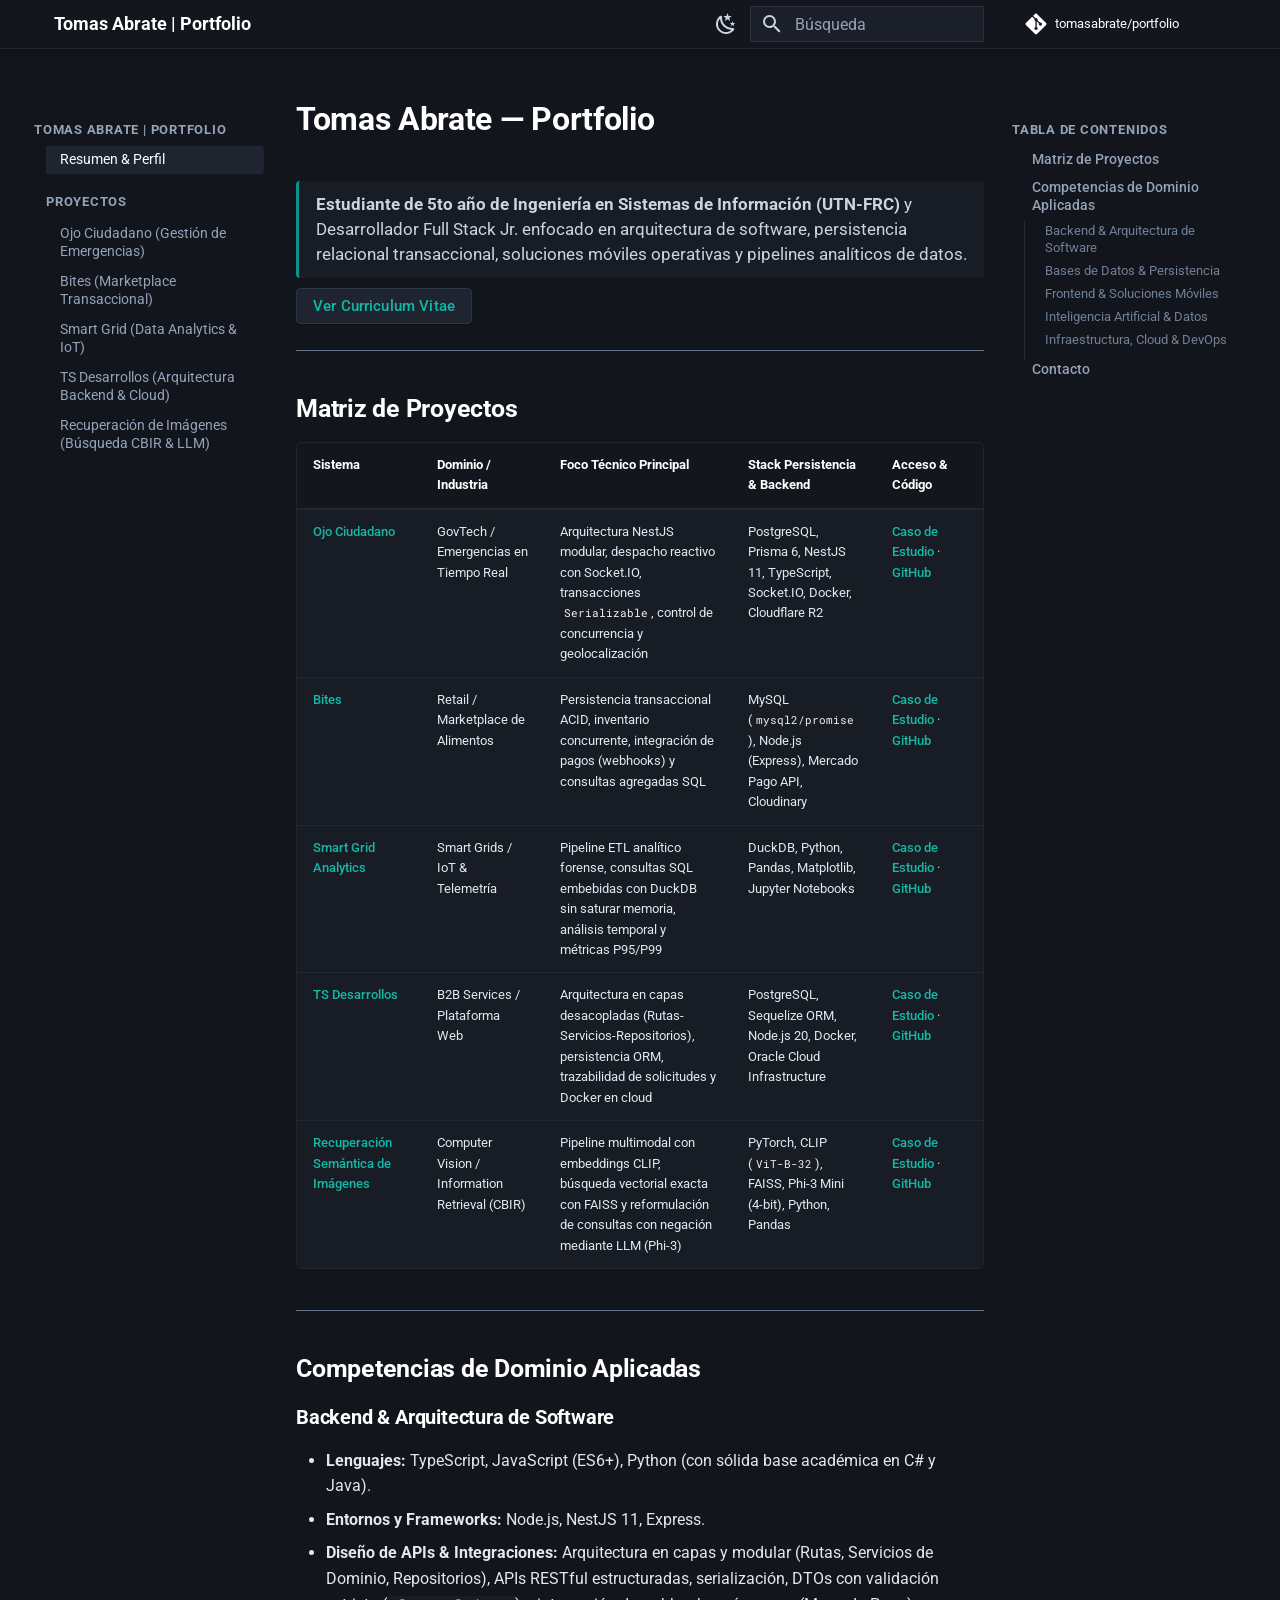
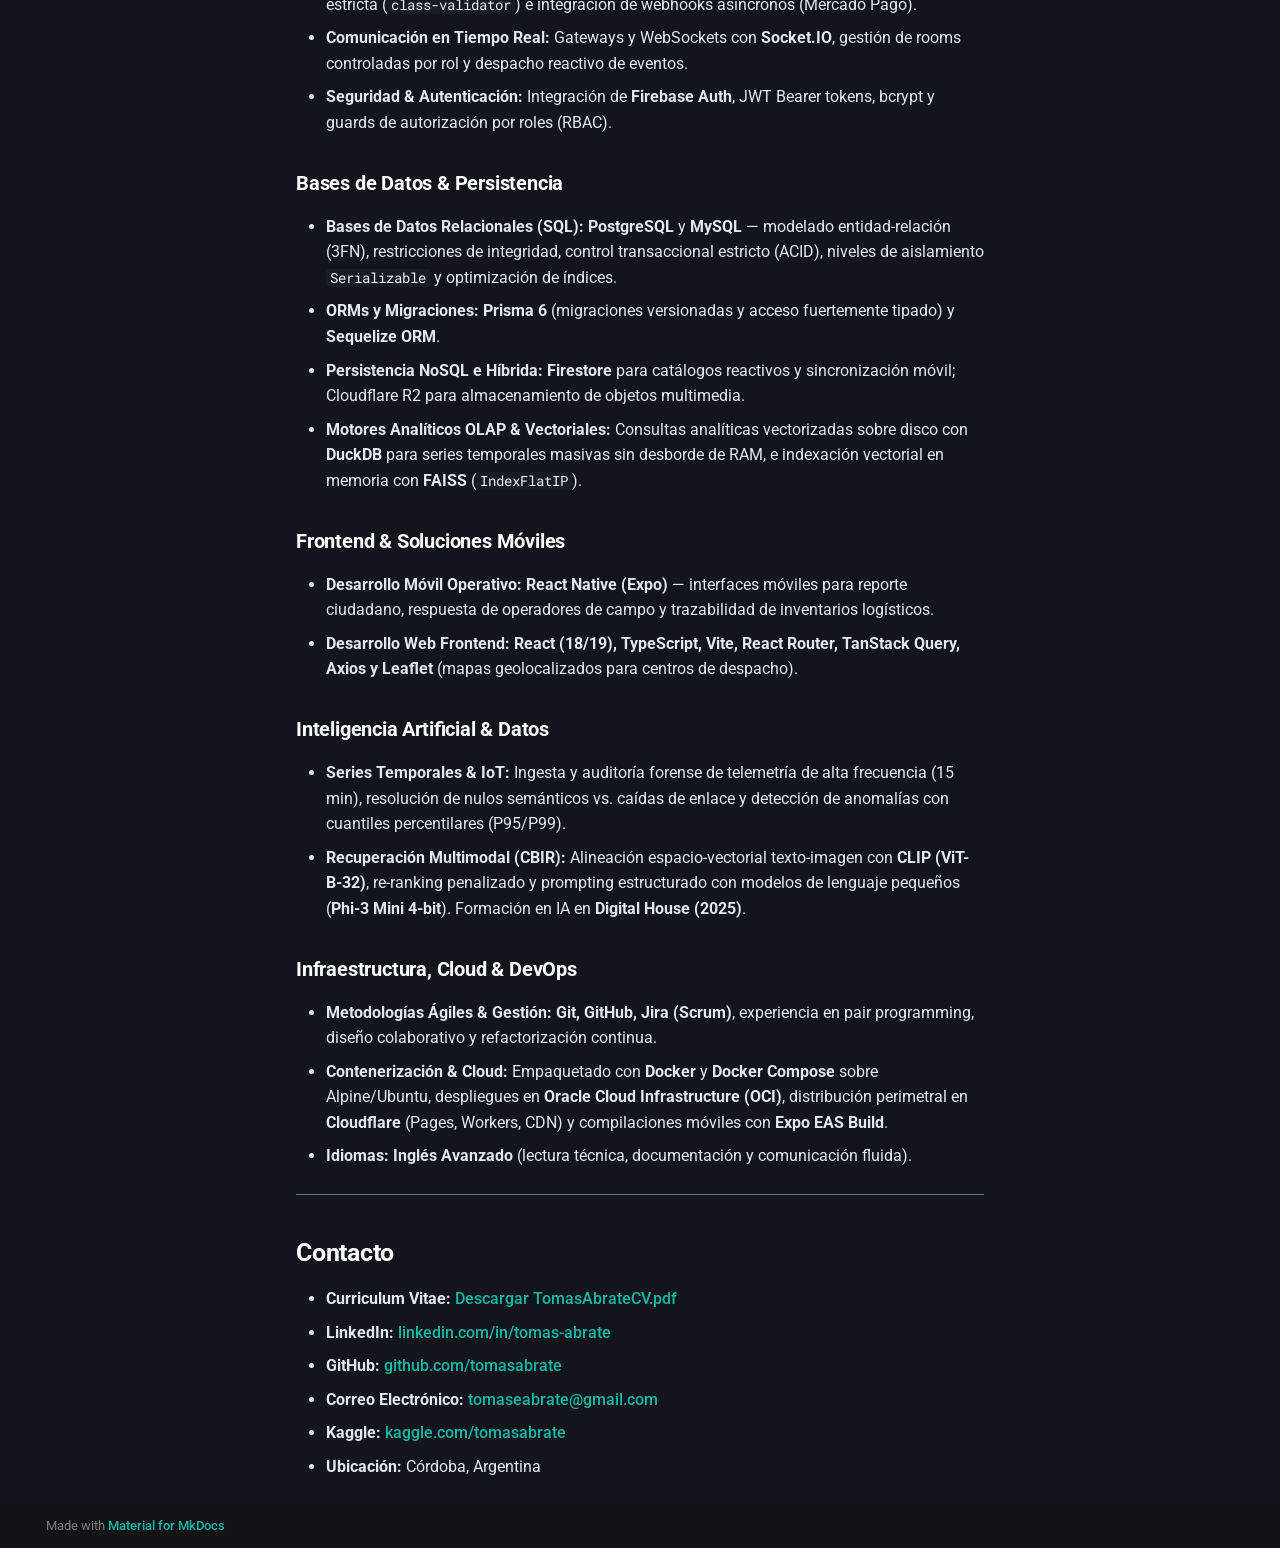
<file: index.html>
<!doctype html>
<html lang="es" class="no-js">
  <head>
    
      <meta charset="utf-8">
      <meta name="viewport" content="width=device-width,initial-scale=1">
      
        <meta name="description" content="Portafolio técnico y casos de estudio de ingeniería de Tomás Abrate.">
      
      
        <meta name="author" content="Tomas Abrate">
      
      
        <link rel="canonical" href="https://tomasabrate.github.io/portfolio/">
      
      
      
        <link rel="next" href="ojociudadano-sistema-emergencias/">
      
      
        
      
      
      <link rel="icon" href="assets/images/favicon.png">
      <meta name="generator" content="mkdocs-1.6.1, mkdocs-material-9.7.7">
    
    
      
        <title>Tomas Abrate | Portfolio</title>
      
    
    
      <link rel="stylesheet" href="assets/stylesheets/main.ec1eaa64.min.css">
      
        
        <link rel="stylesheet" href="assets/stylesheets/palette.ab4e12ef.min.css">
      
      


    
    
      
    
    
      
        
        
        <link rel="preconnect" href="https://fonts.gstatic.com" crossorigin>
        <link rel="stylesheet" href="https://fonts.googleapis.com/css?family=Roboto:300,300i,400,400i,700,700i%7CRoboto+Mono:400,400i,700,700i&display=fallback">
        <style>:root{--md-text-font:"Roboto";--md-code-font:"Roboto Mono"}</style>
      
    
    
      <link rel="stylesheet" href="stylesheets/extra.css">
    
    <script>__md_scope=new URL(".",location),__md_hash=e=>[...e].reduce(((e,_)=>(e<<5)-e+_.charCodeAt(0)),0),__md_get=(e,_=localStorage,t=__md_scope)=>JSON.parse(_.getItem(t.pathname+"."+e)),__md_set=(e,_,t=localStorage,a=__md_scope)=>{try{t.setItem(a.pathname+"."+e,JSON.stringify(_))}catch(e){}}</script>
    
      

    
    
  </head>
  
  
    
    
      
    
    
    
    
    <body dir="ltr" data-md-color-scheme="slate" data-md-color-primary="teal" data-md-color-accent="teal">
  
    
    <input class="md-toggle" data-md-toggle="drawer" type="checkbox" id="__drawer" autocomplete="off">
    <input class="md-toggle" data-md-toggle="search" type="checkbox" id="__search" autocomplete="off">
    <label class="md-overlay" for="__drawer"></label>
    <div data-md-component="skip">
      
        
        <a href="#tomas-abrate-portfolio" class="md-skip">
          Saltar a contenido
        </a>
      
    </div>
    <div data-md-component="announce">
      
    </div>
    
    
      

  

<header class="md-header md-header--shadow" data-md-component="header">
  <nav class="md-header__inner md-grid" aria-label="Cabecera">
    <a href="." title="Tomas Abrate | Portfolio" class="md-header__button md-logo" aria-label="Tomas Abrate | Portfolio" data-md-component="logo">
      
  
  <svg xmlns="http://www.w3.org/2000/svg" viewBox="0 0 24 24"><path d="M12 8a3 3 0 0 0 3-3 3 3 0 0 0-3-3 3 3 0 0 0-3 3 3 3 0 0 0 3 3m0 3.54C9.64 9.35 6.5 8 3 8v11c3.5 0 6.64 1.35 9 3.54 2.36-2.19 5.5-3.54 9-3.54V8c-3.5 0-6.64 1.35-9 3.54"/></svg>

    </a>
    <label class="md-header__button md-icon" for="__drawer">
      
      <svg xmlns="http://www.w3.org/2000/svg" viewBox="0 0 24 24"><path d="M3 6h18v2H3zm0 5h18v2H3zm0 5h18v2H3z"/></svg>
    </label>
    <div class="md-header__title" data-md-component="header-title">
      <div class="md-header__ellipsis">
        <div class="md-header__topic">
          <span class="md-ellipsis">
            Tomas Abrate | Portfolio
          </span>
        </div>
        <div class="md-header__topic" data-md-component="header-topic">
          <span class="md-ellipsis">
            
              Resumen & Perfil
            
          </span>
        </div>
      </div>
    </div>
    
      
        <form class="md-header__option" data-md-component="palette">
  
    
    
    
    <input class="md-option" data-md-color-media="" data-md-color-scheme="slate" data-md-color-primary="teal" data-md-color-accent="teal"  aria-label="Cambiar a modo claro"  type="radio" name="__palette" id="__palette_0">
    
      <label class="md-header__button md-icon" title="Cambiar a modo claro" for="__palette_1" hidden>
        <svg xmlns="http://www.w3.org/2000/svg" viewBox="0 0 24 24"><path d="m17.75 4.09-2.53 1.94.91 3.06-2.63-1.81-2.63 1.81.91-3.06-2.53-1.94L12.44 4l1.06-3 1.06 3zm3.5 6.91-1.64 1.25.59 1.98-1.7-1.17-1.7 1.17.59-1.98L15.75 11l2.06-.05L18.5 9l.69 1.95zm-2.28 4.95c.83-.08 1.72 1.1 1.19 1.85-.32.45-.66.87-1.08 1.27C15.17 23 8.84 23 4.94 19.07c-3.91-3.9-3.91-10.24 0-14.14.4-.4.82-.76 1.27-1.08.75-.53 1.93.36 1.85 1.19-.27 2.86.69 5.83 2.89 8.02a9.96 9.96 0 0 0 8.02 2.89m-1.64 2.02a12.08 12.08 0 0 1-7.8-3.47c-2.17-2.19-3.33-5-3.49-7.82-2.81 3.14-2.7 7.96.31 10.98 3.02 3.01 7.84 3.12 10.98.31"/></svg>
      </label>
    
  
    
    
    
    <input class="md-option" data-md-color-media="" data-md-color-scheme="default" data-md-color-primary="teal" data-md-color-accent="teal"  aria-label="Cambiar a modo oscuro"  type="radio" name="__palette" id="__palette_1">
    
      <label class="md-header__button md-icon" title="Cambiar a modo oscuro" for="__palette_0" hidden>
        <svg xmlns="http://www.w3.org/2000/svg" viewBox="0 0 24 24"><path d="M12 7a5 5 0 0 1 5 5 5 5 0 0 1-5 5 5 5 0 0 1-5-5 5 5 0 0 1 5-5m0 2a3 3 0 0 0-3 3 3 3 0 0 0 3 3 3 3 0 0 0 3-3 3 3 0 0 0-3-3m0-7 2.39 3.42C13.65 5.15 12.84 5 12 5s-1.65.15-2.39.42zM3.34 7l4.16-.35A7.2 7.2 0 0 0 5.94 8.5c-.44.74-.69 1.5-.83 2.29zm.02 10 1.76-3.77a7.131 7.131 0 0 0 2.38 4.14zM20.65 7l-1.77 3.79a7.02 7.02 0 0 0-2.38-4.15zm-.01 10-4.14.36c.59-.51 1.12-1.14 1.54-1.86.42-.73.69-1.5.83-2.29zM12 22l-2.41-3.44c.74.27 1.55.44 2.41.44.82 0 1.63-.17 2.37-.44z"/></svg>
      </label>
    
  
</form>
      
    
    
      <script>var palette=__md_get("__palette");if(palette&&palette.color){if("(prefers-color-scheme)"===palette.color.media){var media=matchMedia("(prefers-color-scheme: light)"),input=document.querySelector(media.matches?"[data-md-color-media='(prefers-color-scheme: light)']":"[data-md-color-media='(prefers-color-scheme: dark)']");palette.color.media=input.getAttribute("data-md-color-media"),palette.color.scheme=input.getAttribute("data-md-color-scheme"),palette.color.primary=input.getAttribute("data-md-color-primary"),palette.color.accent=input.getAttribute("data-md-color-accent")}for(var[key,value]of Object.entries(palette.color))document.body.setAttribute("data-md-color-"+key,value)}</script>
    
    
    
      
      
        <label class="md-header__button md-icon" for="__search">
          
          <svg xmlns="http://www.w3.org/2000/svg" viewBox="0 0 24 24"><path d="M9.5 3A6.5 6.5 0 0 1 16 9.5c0 1.61-.59 3.09-1.56 4.23l.27.27h.79l5 5-1.5 1.5-5-5v-.79l-.27-.27A6.52 6.52 0 0 1 9.5 16 6.5 6.5 0 0 1 3 9.5 6.5 6.5 0 0 1 9.5 3m0 2C7 5 5 7 5 9.5S7 14 9.5 14 14 12 14 9.5 12 5 9.5 5"/></svg>
        </label>
        <div class="md-search" data-md-component="search" role="dialog">
  <label class="md-search__overlay" for="__search"></label>
  <div class="md-search__inner" role="search">
    <form class="md-search__form" name="search">
      <input type="text" class="md-search__input" name="query" aria-label="Búsqueda" placeholder="Búsqueda" autocapitalize="off" autocorrect="off" autocomplete="off" spellcheck="false" data-md-component="search-query" required>
      <label class="md-search__icon md-icon" for="__search">
        
        <svg xmlns="http://www.w3.org/2000/svg" viewBox="0 0 24 24"><path d="M9.5 3A6.5 6.5 0 0 1 16 9.5c0 1.61-.59 3.09-1.56 4.23l.27.27h.79l5 5-1.5 1.5-5-5v-.79l-.27-.27A6.52 6.52 0 0 1 9.5 16 6.5 6.5 0 0 1 3 9.5 6.5 6.5 0 0 1 9.5 3m0 2C7 5 5 7 5 9.5S7 14 9.5 14 14 12 14 9.5 12 5 9.5 5"/></svg>
        
        <svg xmlns="http://www.w3.org/2000/svg" viewBox="0 0 24 24"><path d="M20 11v2H8l5.5 5.5-1.42 1.42L4.16 12l7.92-7.92L13.5 5.5 8 11z"/></svg>
      </label>
      <nav class="md-search__options" aria-label="Buscar">
        
        <button type="reset" class="md-search__icon md-icon" title="Limpiar" aria-label="Limpiar" tabindex="-1">
          
          <svg xmlns="http://www.w3.org/2000/svg" viewBox="0 0 24 24"><path d="M19 6.41 17.59 5 12 10.59 6.41 5 5 6.41 10.59 12 5 17.59 6.41 19 12 13.41 17.59 19 19 17.59 13.41 12z"/></svg>
        </button>
      </nav>
      
    </form>
    <div class="md-search__output">
      <div class="md-search__scrollwrap" tabindex="0" data-md-scrollfix>
        <div class="md-search-result" data-md-component="search-result">
          <div class="md-search-result__meta">
            Inicializando búsqueda
          </div>
          <ol class="md-search-result__list" role="presentation"></ol>
        </div>
      </div>
    </div>
  </div>
</div>
      
    
    
      <div class="md-header__source">
        <a href="https://github.com/tomasabrate/portfolio" title="Ir al repositorio" class="md-source" data-md-component="source">
  <div class="md-source__icon md-icon">
    
    <svg xmlns="http://www.w3.org/2000/svg" viewBox="0 0 448 512"><!--! Font Awesome Free 7.1.0 by @fontawesome - https://fontawesome.com License - https://fontawesome.com/license/free (Icons: CC BY 4.0, Fonts: SIL OFL 1.1, Code: MIT License) Copyright 2025 Fonticons, Inc.--><path d="M439.6 236.1 244 40.5c-5.4-5.5-12.8-8.5-20.4-8.5s-15 3-20.4 8.4L162.5 81l51.5 51.5c27.1-9.1 52.7 16.8 43.4 43.7l49.7 49.7c34.2-11.8 61.2 31 35.5 56.7-26.5 26.5-70.2-2.9-56-37.3L240.3 199v121.9c25.3 12.5 22.3 41.8 9.1 55-6.4 6.4-15.2 10.1-24.3 10.1s-17.8-3.6-24.3-10.1c-17.6-17.6-11.1-46.9 11.2-56v-123c-20.8-8.5-24.6-30.7-18.6-45L142.6 101 8.5 235.1C3 240.6 0 247.9 0 255.5s3 15 8.5 20.4l195.6 195.7c5.4 5.4 12.7 8.4 20.4 8.4s15-3 20.4-8.4l194.7-194.7c5.4-5.4 8.4-12.8 8.4-20.4s-3-15-8.4-20.4"/></svg>
  </div>
  <div class="md-source__repository">
    tomasabrate/portfolio
  </div>
</a>
      </div>
    
  </nav>
  
</header>
    
    <div class="md-container" data-md-component="container">
      
      
        
          
        
      
      <main class="md-main" data-md-component="main">
        <div class="md-main__inner md-grid">
          
            
              
              <div class="md-sidebar md-sidebar--primary" data-md-component="sidebar" data-md-type="navigation" >
                <div class="md-sidebar__scrollwrap">
                  <div class="md-sidebar__inner">
                    



<nav class="md-nav md-nav--primary" aria-label="Navegación" data-md-level="0">
  <label class="md-nav__title" for="__drawer">
    <a href="." title="Tomas Abrate | Portfolio" class="md-nav__button md-logo" aria-label="Tomas Abrate | Portfolio" data-md-component="logo">
      
  
  <svg xmlns="http://www.w3.org/2000/svg" viewBox="0 0 24 24"><path d="M12 8a3 3 0 0 0 3-3 3 3 0 0 0-3-3 3 3 0 0 0-3 3 3 3 0 0 0 3 3m0 3.54C9.64 9.35 6.5 8 3 8v11c3.5 0 6.64 1.35 9 3.54 2.36-2.19 5.5-3.54 9-3.54V8c-3.5 0-6.64 1.35-9 3.54"/></svg>

    </a>
    Tomas Abrate | Portfolio
  </label>
  
    <div class="md-nav__source">
      <a href="https://github.com/tomasabrate/portfolio" title="Ir al repositorio" class="md-source" data-md-component="source">
  <div class="md-source__icon md-icon">
    
    <svg xmlns="http://www.w3.org/2000/svg" viewBox="0 0 448 512"><!--! Font Awesome Free 7.1.0 by @fontawesome - https://fontawesome.com License - https://fontawesome.com/license/free (Icons: CC BY 4.0, Fonts: SIL OFL 1.1, Code: MIT License) Copyright 2025 Fonticons, Inc.--><path d="M439.6 236.1 244 40.5c-5.4-5.5-12.8-8.5-20.4-8.5s-15 3-20.4 8.4L162.5 81l51.5 51.5c27.1-9.1 52.7 16.8 43.4 43.7l49.7 49.7c34.2-11.8 61.2 31 35.5 56.7-26.5 26.5-70.2-2.9-56-37.3L240.3 199v121.9c25.3 12.5 22.3 41.8 9.1 55-6.4 6.4-15.2 10.1-24.3 10.1s-17.8-3.6-24.3-10.1c-17.6-17.6-11.1-46.9 11.2-56v-123c-20.8-8.5-24.6-30.7-18.6-45L142.6 101 8.5 235.1C3 240.6 0 247.9 0 255.5s3 15 8.5 20.4l195.6 195.7c5.4 5.4 12.7 8.4 20.4 8.4s15-3 20.4-8.4l194.7-194.7c5.4-5.4 8.4-12.8 8.4-20.4s-3-15-8.4-20.4"/></svg>
  </div>
  <div class="md-source__repository">
    tomasabrate/portfolio
  </div>
</a>
    </div>
  
  <ul class="md-nav__list" data-md-scrollfix>
    
      
      
  
  
    
  
  
  
    <li class="md-nav__item md-nav__item--active">
      
      <input class="md-nav__toggle md-toggle" type="checkbox" id="__toc">
      
      
        
      
      
        <label class="md-nav__link md-nav__link--active" for="__toc">
          
  
  
  <span class="md-ellipsis">
    
  
    Resumen & Perfil
  

    
  </span>
  
  

          <span class="md-nav__icon md-icon"></span>
        </label>
      
      <a href="." class="md-nav__link md-nav__link--active">
        
  
  
  <span class="md-ellipsis">
    
  
    Resumen & Perfil
  

    
  </span>
  
  

      </a>
      
        

<nav class="md-nav md-nav--secondary" aria-label="Tabla de contenidos">
  
  
  
    
  
  
    <label class="md-nav__title" for="__toc">
      <span class="md-nav__icon md-icon"></span>
      Tabla de contenidos
    </label>
    <ul class="md-nav__list" data-md-component="toc" data-md-scrollfix>
      
        <li class="md-nav__item">
  <a href="#matriz-de-proyectos" class="md-nav__link">
    <span class="md-ellipsis">
      
        Matriz de Proyectos
      
    </span>
  </a>
  
</li>
      
        <li class="md-nav__item">
  <a href="#competencias-de-dominio-aplicadas" class="md-nav__link">
    <span class="md-ellipsis">
      
        Competencias de Dominio Aplicadas
      
    </span>
  </a>
  
    <nav class="md-nav" aria-label="Competencias de Dominio Aplicadas">
      <ul class="md-nav__list">
        
          <li class="md-nav__item">
  <a href="#backend-arquitectura-de-software" class="md-nav__link">
    <span class="md-ellipsis">
      
        Backend &amp; Arquitectura de Software
      
    </span>
  </a>
  
</li>
        
          <li class="md-nav__item">
  <a href="#bases-de-datos-persistencia" class="md-nav__link">
    <span class="md-ellipsis">
      
        Bases de Datos &amp; Persistencia
      
    </span>
  </a>
  
</li>
        
          <li class="md-nav__item">
  <a href="#frontend-soluciones-moviles" class="md-nav__link">
    <span class="md-ellipsis">
      
        Frontend &amp; Soluciones Móviles
      
    </span>
  </a>
  
</li>
        
          <li class="md-nav__item">
  <a href="#inteligencia-artificial-datos" class="md-nav__link">
    <span class="md-ellipsis">
      
        Inteligencia Artificial &amp; Datos
      
    </span>
  </a>
  
</li>
        
          <li class="md-nav__item">
  <a href="#infraestructura-cloud-devops" class="md-nav__link">
    <span class="md-ellipsis">
      
        Infraestructura, Cloud &amp; DevOps
      
    </span>
  </a>
  
</li>
        
      </ul>
    </nav>
  
</li>
      
        <li class="md-nav__item">
  <a href="#contacto" class="md-nav__link">
    <span class="md-ellipsis">
      
        Contacto
      
    </span>
  </a>
  
</li>
      
    </ul>
  
</nav>
      
    </li>
  

    
      
      
  
  
  
  
    
    
    
    
      
        
        
      
    
    
    <li class="md-nav__item md-nav__item--section md-nav__item--nested">
      
        
        
          
        
        <input class="md-nav__toggle md-toggle md-toggle--indeterminate" type="checkbox" id="__nav_2" >
        
          
          <label class="md-nav__link" for="__nav_2" id="__nav_2_label" tabindex="">
            
  
  
  <span class="md-ellipsis">
    
  
    Proyectos
  

    
  </span>
  
  

            <span class="md-nav__icon md-icon"></span>
          </label>
        
        <nav class="md-nav" data-md-level="1" aria-labelledby="__nav_2_label" aria-expanded="false">
          <label class="md-nav__title" for="__nav_2">
            <span class="md-nav__icon md-icon"></span>
            
  
    Proyectos
  

          </label>
          <ul class="md-nav__list" data-md-scrollfix>
            
              
                
  
  
  
  
    <li class="md-nav__item">
      <a href="ojociudadano-sistema-emergencias/" class="md-nav__link">
        
  
  
  <span class="md-ellipsis">
    
  
    Ojo Ciudadano (Gestión de Emergencias)
  

    
  </span>
  
  

      </a>
    </li>
  

              
            
              
                
  
  
  
  
    <li class="md-nav__item">
      <a href="bites-marketplace/" class="md-nav__link">
        
  
  
  <span class="md-ellipsis">
    
  
    Bites (Marketplace Transaccional)
  

    
  </span>
  
  

      </a>
    </li>
  

              
            
              
                
  
  
  
  
    <li class="md-nav__item">
      <a href="smartgrid-data-analytics/" class="md-nav__link">
        
  
  
  <span class="md-ellipsis">
    
  
    Smart Grid (Data Analytics & IoT)
  

    
  </span>
  
  

      </a>
    </li>
  

              
            
              
                
  
  
  
  
    <li class="md-nav__item">
      <a href="ts-desarrollos-web/" class="md-nav__link">
        
  
  
  <span class="md-ellipsis">
    
  
    TS Desarrollos (Arquitectura Backend & Cloud)
  

    
  </span>
  
  

      </a>
    </li>
  

              
            
              
                
  
  
  
  
    <li class="md-nav__item">
      <a href="recuperacion-imagenes-cbir/" class="md-nav__link">
        
  
  
  <span class="md-ellipsis">
    
  
    Recuperación de Imágenes (Búsqueda CBIR & LLM)
  

    
  </span>
  
  

      </a>
    </li>
  

              
            
          </ul>
        </nav>
      
    </li>
  

    
  </ul>
</nav>
                  </div>
                </div>
              </div>
            
            
              
              <div class="md-sidebar md-sidebar--secondary" data-md-component="sidebar" data-md-type="toc" >
                <div class="md-sidebar__scrollwrap">
                  <div class="md-sidebar__inner">
                    

<nav class="md-nav md-nav--secondary" aria-label="Tabla de contenidos">
  
  
  
    
  
  
    <label class="md-nav__title" for="__toc">
      <span class="md-nav__icon md-icon"></span>
      Tabla de contenidos
    </label>
    <ul class="md-nav__list" data-md-component="toc" data-md-scrollfix>
      
        <li class="md-nav__item">
  <a href="#matriz-de-proyectos" class="md-nav__link">
    <span class="md-ellipsis">
      
        Matriz de Proyectos
      
    </span>
  </a>
  
</li>
      
        <li class="md-nav__item">
  <a href="#competencias-de-dominio-aplicadas" class="md-nav__link">
    <span class="md-ellipsis">
      
        Competencias de Dominio Aplicadas
      
    </span>
  </a>
  
    <nav class="md-nav" aria-label="Competencias de Dominio Aplicadas">
      <ul class="md-nav__list">
        
          <li class="md-nav__item">
  <a href="#backend-arquitectura-de-software" class="md-nav__link">
    <span class="md-ellipsis">
      
        Backend &amp; Arquitectura de Software
      
    </span>
  </a>
  
</li>
        
          <li class="md-nav__item">
  <a href="#bases-de-datos-persistencia" class="md-nav__link">
    <span class="md-ellipsis">
      
        Bases de Datos &amp; Persistencia
      
    </span>
  </a>
  
</li>
        
          <li class="md-nav__item">
  <a href="#frontend-soluciones-moviles" class="md-nav__link">
    <span class="md-ellipsis">
      
        Frontend &amp; Soluciones Móviles
      
    </span>
  </a>
  
</li>
        
          <li class="md-nav__item">
  <a href="#inteligencia-artificial-datos" class="md-nav__link">
    <span class="md-ellipsis">
      
        Inteligencia Artificial &amp; Datos
      
    </span>
  </a>
  
</li>
        
          <li class="md-nav__item">
  <a href="#infraestructura-cloud-devops" class="md-nav__link">
    <span class="md-ellipsis">
      
        Infraestructura, Cloud &amp; DevOps
      
    </span>
  </a>
  
</li>
        
      </ul>
    </nav>
  
</li>
      
        <li class="md-nav__item">
  <a href="#contacto" class="md-nav__link">
    <span class="md-ellipsis">
      
        Contacto
      
    </span>
  </a>
  
</li>
      
    </ul>
  
</nav>
                  </div>
                </div>
              </div>
            
          
          
            <div class="md-content" data-md-component="content">
              
              <article class="md-content__inner md-typeset">
                
                  


  
  


<h1 id="tomas-abrate-portfolio">Tomas Abrate — Portfolio<a class="headerlink" href="#tomas-abrate-portfolio" title="Permanent link">&para;</a></h1>
<blockquote>
<p><strong>Estudiante de 5to año de Ingeniería en Sistemas de Información (UTN-FRC)</strong> y Desarrollador Full Stack Jr. enfocado en arquitectura de software, persistencia relacional transaccional, soluciones móviles operativas y pipelines analíticos de datos.</p>
</blockquote>
<div class="cv-btn-container">
  <a href="./TomasAbrateCV.pdf" target="_blank" class="cv-btn">
    Ver Curriculum Vitae
  </a>
</div>

<hr />
<h2 id="matriz-de-proyectos">Matriz de Proyectos<a class="headerlink" href="#matriz-de-proyectos" title="Permanent link">&para;</a></h2>
<table>
<thead>
<tr>
<th style="text-align: left;">Sistema</th>
<th style="text-align: left;">Dominio / Industria</th>
<th style="text-align: left;">Foco Técnico Principal</th>
<th style="text-align: left;">Stack Persistencia &amp; Backend</th>
<th style="text-align: left;">Acceso &amp; Código</th>
</tr>
</thead>
<tbody>
<tr>
<td style="text-align: left;"><strong><a href="ojociudadano-sistema-emergencias/">Ojo Ciudadano</a></strong></td>
<td style="text-align: left;">GovTech / Emergencias en Tiempo Real</td>
<td style="text-align: left;">Arquitectura NestJS modular, despacho reactivo con Socket.IO, transacciones <code>Serializable</code>, control de concurrencia y geolocalización</td>
<td style="text-align: left;">PostgreSQL, Prisma 6, NestJS 11, TypeScript, Socket.IO, Docker, Cloudflare R2</td>
<td style="text-align: left;"><a href="ojociudadano-sistema-emergencias/">Caso de Estudio</a> · <a href="https://github.com/tomasabrate/OjoCuidadano_Tancacha_CBA">GitHub</a></td>
</tr>
<tr>
<td style="text-align: left;"><strong><a href="bites-marketplace/">Bites</a></strong></td>
<td style="text-align: left;">Retail / Marketplace de Alimentos</td>
<td style="text-align: left;">Persistencia transaccional ACID, inventario concurrente, integración de pagos (webhooks) y consultas agregadas SQL</td>
<td style="text-align: left;">MySQL (<code>mysql2/promise</code>), Node.js (Express), Mercado Pago API, Cloudinary</td>
<td style="text-align: left;"><a href="bites-marketplace/">Caso de Estudio</a> · <a href="https://github.com/tomasabrate/Bites">GitHub</a></td>
</tr>
<tr>
<td style="text-align: left;"><strong><a href="smartgrid-data-analytics/">Smart Grid Analytics</a></strong></td>
<td style="text-align: left;">Smart Grids / IoT &amp; Telemetría</td>
<td style="text-align: left;">Pipeline ETL analítico forense, consultas SQL embebidas con DuckDB sin saturar memoria, análisis temporal y métricas P95/P99</td>
<td style="text-align: left;">DuckDB, Python, Pandas, Matplotlib, Jupyter Notebooks</td>
<td style="text-align: left;"><a href="smartgrid-data-analytics/">Caso de Estudio</a> · <a href="https://github.com/tomasabrate/Pecan_Street_Austin_Smart_Grid">GitHub</a></td>
</tr>
<tr>
<td style="text-align: left;"><strong><a href="ts-desarrollos-web/">TS Desarrollos</a></strong></td>
<td style="text-align: left;">B2B Services / Plataforma Web</td>
<td style="text-align: left;">Arquitectura en capas desacopladas (Rutas-Servicios-Repositorios), persistencia ORM, trazabilidad de solicitudes y Docker en cloud</td>
<td style="text-align: left;">PostgreSQL, Sequelize ORM, Node.js 20, Docker, Oracle Cloud Infrastructure</td>
<td style="text-align: left;"><a href="ts-desarrollos-web/">Caso de Estudio</a> · <a href="https://github.com/ts-desarrollos/ts-web">GitHub</a></td>
</tr>
<tr>
<td style="text-align: left;"><strong><a href="recuperacion-imagenes-cbir/">Recuperación Semántica de Imágenes</a></strong></td>
<td style="text-align: left;">Computer Vision / Information Retrieval (CBIR)</td>
<td style="text-align: left;">Pipeline multimodal con embeddings CLIP, búsqueda vectorial exacta con FAISS y reformulación de consultas con negación mediante LLM (Phi-3)</td>
<td style="text-align: left;">PyTorch, CLIP (<code>ViT-B-32</code>), FAISS, Phi-3 Mini (4-bit), Python, Pandas</td>
<td style="text-align: left;"><a href="recuperacion-imagenes-cbir/">Caso de Estudio</a> · <a href="https://github.com/tomasabrate/Sistema_Recuperacion_Imagen">GitHub</a></td>
</tr>
</tbody>
</table>
<hr />
<h2 id="competencias-de-dominio-aplicadas">Competencias de Dominio Aplicadas<a class="headerlink" href="#competencias-de-dominio-aplicadas" title="Permanent link">&para;</a></h2>
<h3 id="backend-arquitectura-de-software">Backend &amp; Arquitectura de Software<a class="headerlink" href="#backend-arquitectura-de-software" title="Permanent link">&para;</a></h3>
<ul>
<li><strong>Lenguajes:</strong> TypeScript, JavaScript (ES6+), Python (con sólida base académica en C# y Java).</li>
<li><strong>Entornos y Frameworks:</strong> Node.js, NestJS 11, Express.</li>
<li><strong>Diseño de APIs &amp; Integraciones:</strong> Arquitectura en capas y modular (Rutas, Servicios de Dominio, Repositorios), APIs RESTful estructuradas, serialización, DTOs con validación estricta (<code>class-validator</code>) e integración de webhooks asíncronos (Mercado Pago).</li>
<li><strong>Comunicación en Tiempo Real:</strong> Gateways y WebSockets con <strong>Socket.IO</strong>, gestión de rooms controladas por rol y despacho reactivo de eventos.</li>
<li><strong>Seguridad &amp; Autenticación:</strong> Integración de <strong>Firebase Auth</strong>, JWT Bearer tokens, bcrypt y guards de autorización por roles (RBAC).</li>
</ul>
<h3 id="bases-de-datos-persistencia">Bases de Datos &amp; Persistencia<a class="headerlink" href="#bases-de-datos-persistencia" title="Permanent link">&para;</a></h3>
<ul>
<li><strong>Bases de Datos Relacionales (SQL):</strong> <strong>PostgreSQL</strong> y <strong>MySQL</strong> — modelado entidad-relación (3FN), restricciones de integridad, control transaccional estricto (ACID), niveles de aislamiento <code>Serializable</code> y optimización de índices.</li>
<li><strong>ORMs y Migraciones:</strong> <strong>Prisma 6</strong> (migraciones versionadas y acceso fuertemente tipado) y <strong>Sequelize ORM</strong>.</li>
<li><strong>Persistencia NoSQL e Híbrida:</strong> <strong>Firestore</strong> para catálogos reactivos y sincronización móvil; Cloudflare R2 para almacenamiento de objetos multimedia.</li>
<li><strong>Motores Analíticos OLAP &amp; Vectoriales:</strong> Consultas analíticas vectorizadas sobre disco con <strong>DuckDB</strong> para series temporales masivas sin desborde de RAM, e indexación vectorial en memoria con <strong>FAISS</strong> (<code>IndexFlatIP</code>).</li>
</ul>
<h3 id="frontend-soluciones-moviles">Frontend &amp; Soluciones Móviles<a class="headerlink" href="#frontend-soluciones-moviles" title="Permanent link">&para;</a></h3>
<ul>
<li><strong>Desarrollo Móvil Operativo:</strong> <strong>React Native (Expo)</strong> — interfaces móviles para reporte ciudadano, respuesta de operadores de campo y trazabilidad de inventarios logísticos.</li>
<li><strong>Desarrollo Web Frontend:</strong> <strong>React (18/19), TypeScript, Vite, React Router, TanStack Query, Axios y Leaflet</strong> (mapas geolocalizados para centros de despacho).</li>
</ul>
<h3 id="inteligencia-artificial-datos">Inteligencia Artificial &amp; Datos<a class="headerlink" href="#inteligencia-artificial-datos" title="Permanent link">&para;</a></h3>
<ul>
<li><strong>Series Temporales &amp; IoT:</strong> Ingesta y auditoría forense de telemetría de alta frecuencia (15 min), resolución de nulos semánticos vs. caídas de enlace y detección de anomalías con cuantiles percentilares (P95/P99).</li>
<li><strong>Recuperación Multimodal (CBIR):</strong> Alineación espacio-vectorial texto-imagen con <strong>CLIP (ViT-B-32)</strong>, re-ranking penalizado y prompting estructurado con modelos de lenguaje pequeños (<strong>Phi-3 Mini 4-bit</strong>). Formación en IA en <strong>Digital House (2025)</strong>.</li>
</ul>
<h3 id="infraestructura-cloud-devops">Infraestructura, Cloud &amp; DevOps<a class="headerlink" href="#infraestructura-cloud-devops" title="Permanent link">&para;</a></h3>
<ul>
<li><strong>Metodologías Ágiles &amp; Gestión:</strong> <strong>Git, GitHub, Jira (Scrum)</strong>, experiencia en pair programming, diseño colaborativo y refactorización continua.</li>
<li><strong>Contenerización &amp; Cloud:</strong> Empaquetado con <strong>Docker</strong> y <strong>Docker Compose</strong> sobre Alpine/Ubuntu, despliegues en <strong>Oracle Cloud Infrastructure (OCI)</strong>, distribución perimetral en <strong>Cloudflare</strong> (Pages, Workers, CDN) y compilaciones móviles con <strong>Expo EAS Build</strong>.</li>
<li><strong>Idiomas:</strong> <strong>Inglés Avanzado</strong> (lectura técnica, documentación y comunicación fluida).</li>
</ul>
<hr />
<h2 id="contacto">Contacto<a class="headerlink" href="#contacto" title="Permanent link">&para;</a></h2>
<ul>
<li><strong>Curriculum Vitae:</strong> <a href="TomasAbrateCV.pdf">Descargar TomasAbrateCV.pdf</a></li>
<li><strong>LinkedIn:</strong> <a href="https://www.linkedin.com/in/tomas-abrate">linkedin.com/in/tomas-abrate</a></li>
<li><strong>GitHub:</strong> <a href="https://github.com/tomasabrate">github.com/tomasabrate</a></li>
<li><strong>Correo Electrónico:</strong> <a href="mailto:tomaseabrate@gmail.com">tomaseabrate@gmail.com</a></li>
<li><strong>Kaggle:</strong> <a href="https://www.kaggle.com/tomasabrate">kaggle.com/tomasabrate</a></li>
<li><strong>Ubicación:</strong> Córdoba, Argentina</li>
</ul>












                
              </article>
            </div>
          
          
<script>var target=document.getElementById(location.hash.slice(1));target&&target.name&&(target.checked=target.name.startsWith("__tabbed_"))</script>
        </div>
        
          <button type="button" class="md-top md-icon" data-md-component="top" hidden>
  
  <svg xmlns="http://www.w3.org/2000/svg" viewBox="0 0 24 24"><path d="M13 20h-2V8l-5.5 5.5-1.42-1.42L12 4.16l7.92 7.92-1.42 1.42L13 8z"/></svg>
  Volver al principio
</button>
        
      </main>
      
        <footer class="md-footer">
  
  <div class="md-footer-meta md-typeset">
    <div class="md-footer-meta__inner md-grid">
      <div class="md-copyright">
  
  
    Made with
    <a href="https://squidfunk.github.io/mkdocs-material/" target="_blank" rel="noopener">
      Material for MkDocs
    </a>
  
</div>
      
    </div>
  </div>
</footer>
      
    </div>
    <div class="md-dialog" data-md-component="dialog">
      <div class="md-dialog__inner md-typeset"></div>
    </div>
    
    
    
      
      
      <script id="__config" type="application/json">{"annotate": null, "base": ".", "features": ["navigation.instant", "navigation.tracking", "navigation.sections", "navigation.expand", "navigation.top", "content.code.copy"], "search": "assets/javascripts/workers/search.2c215733.min.js", "tags": null, "translations": {"clipboard.copied": "Copiado al portapapeles", "clipboard.copy": "Copiar al portapapeles", "search.result.more.one": "1 m\u00e1s en esta p\u00e1gina", "search.result.more.other": "# m\u00e1s en esta p\u00e1gina", "search.result.none": "No se encontraron documentos", "search.result.one": "1 documento encontrado", "search.result.other": "# documentos encontrados", "search.result.placeholder": "Teclee para comenzar b\u00fasqueda", "search.result.term.missing": "Falta", "select.version": "Seleccionar versi\u00f3n"}, "version": null}</script>
    
    
      <script src="assets/javascripts/bundle.d7400e89.min.js"></script>
      
    
  </body>
</html>
</file>
<file: stylesheets/extra.css>
/* ========================================================
   1. Header Permanente Oscuro (Para Modo Claro y Modo Oscuro)
   Fondo negro carbón (#13161c) con tipografía e iconos neutros
   ======================================================== */

.md-header {
  background-color: #13161c !important;
  color: #ffffff !important;
  border-bottom: 1px solid #222733 !important;
}

/* Textos dentro del header */
.md-header__title,
.md-header__topic,
.md-header__ellipsis,
.md-header__topic .md-ellipsis,
.md-header__inner {
  color: #ffffff !important;
}

/* Iconos y botones del header (drawer, selector de tema, búsqueda) */
.md-header__button,
.md-header__button.md-icon,
.md-header__button svg,
.md-header__button label {
  color: #cbd5e1 !important;
  fill: #cbd5e1 !important;
  transition: color 0.15s ease, fill 0.15s ease, background-color 0.15s ease;
  border-radius: 4px;
}

/* Hover sobrio y minimalista en header (neutro, sin neón) */
.md-header__button:hover,
.md-header__button.md-icon:hover,
.md-header__button:hover svg {
  color: #ffffff !important;
  fill: #ffffff !important;
  background-color: rgba(255, 255, 255, 0.08) !important;
}

/* Enlace al repositorio de GitHub en el header */
.md-header__source .md-source,
.md-source__repository,
.md-source__facts {
  color: #ffffff !important;
}

.md-source__icon svg {
  fill: #ffffff !important;
}

.md-header__source .md-source:hover .md-source__repository {
  color: #ffffff !important;
  text-decoration: underline;
}

/* Barra de búsqueda integrada en el header */
.md-search__inner {
  color: #ffffff !important;
}

.md-search__input {
  background-color: #1a1f29 !important;
  color: #ffffff !important;
  border: 1px solid #29303e !important;
}

.md-search__input::placeholder {
  color: #94a3b8 !important;
}

.md-search__icon svg {
  fill: #cbd5e1 !important;
}

/* Barra de pestañas / navegación superior (tabs) */
.md-tabs {
  background-color: #13161c !important;
  border-bottom: 1px solid #222733 !important;
}

.md-tabs__link {
  color: #cbd5e1 !important;
  opacity: 0.85;
  transition: color 0.15s ease, opacity 0.15s ease;
}

.md-tabs__link:hover,
.md-tabs__link--active {
  color: #ffffff !important;
  opacity: 1;
}

/* Ocultar el icono/logo repetido de la izquierda del header */
.md-header__button.md-logo {
  display: none !important;
}

/* ========================================================
   2. Menús Laterales: Distinción Inequívoca Activo vs Hover
   Estética Sólida, Mate y Minimalista (Estilo Linear / Vercel / GitHub)
   ======================================================== */

/* --- TÍTULOS DE SECCIÓN ESTÁTICOS (Ej: "PROYECTOS", "TABLA DE CONTENIDOS") --- 
   NUNCA deben tener fondo, borde lateral ni comportarse como botones activos */
.md-nav--primary .md-nav__item--section > .md-nav__link,
.md-nav--primary .md-nav__item--nested > .md-nav__link,
.md-nav--primary .md-nav__item--section > label.md-nav__link,
.md-nav--primary .md-nav__item--nested > label.md-nav__link,
.md-nav--primary .md-nav__item--section.md-nav__item--active > label.md-nav__link,
.md-nav--primary .md-nav__item--nested.md-nav__item--active > label.md-nav__link,
.md-nav--primary .md-nav__title,
.md-nav--secondary .md-nav__title {
  font-weight: 700 !important;
  font-size: 0.64rem !important;
  text-transform: uppercase !important;
  letter-spacing: 0.06em !important;
  margin-top: 0.8rem !important;
  margin-bottom: 0.2rem !important;
  padding: 0.15rem 0 !important;
  border: none !important;
  border-left: none !important;
  background-color: transparent !important;
  background: none !important;
  box-shadow: none !important;
  opacity: 1 !important;
  cursor: default !important;
}

[data-md-color-scheme="slate"] .md-nav--primary .md-nav__item--section > .md-nav__link,
[data-md-color-scheme="slate"] .md-nav--primary .md-nav__item--nested > .md-nav__link,
[data-md-color-scheme="slate"] .md-nav--primary .md-nav__item--section > label.md-nav__link,
[data-md-color-scheme="slate"] .md-nav--primary .md-nav__item--nested > label.md-nav__link,
[data-md-color-scheme="slate"] .md-nav--primary .md-nav__item--section.md-nav__item--active > label.md-nav__link,
[data-md-color-scheme="slate"] .md-nav--primary .md-nav__item--nested.md-nav__item--active > label.md-nav__link,
[data-md-color-scheme="slate"] .md-nav--primary .md-nav__title,
[data-md-color-scheme="slate"] .md-nav--secondary .md-nav__title {
  color: #94a3b8 !important;
}

[data-md-color-scheme="default"] .md-nav--primary .md-nav__item--section > .md-nav__link,
[data-md-color-scheme="default"] .md-nav--primary .md-nav__item--nested > .md-nav__link,
[data-md-color-scheme="default"] .md-nav--primary .md-nav__item--section > label.md-nav__link,
[data-md-color-scheme="default"] .md-nav--primary .md-nav__item--nested > label.md-nav__link,
[data-md-color-scheme="default"] .md-nav--primary .md-nav__item--section.md-nav__item--active > label.md-nav__link,
[data-md-color-scheme="default"] .md-nav--primary .md-nav__item--nested.md-nav__item--active > label.md-nav__link,
[data-md-color-scheme="default"] .md-nav--primary .md-nav__title,
[data-md-color-scheme="default"] .md-nav--secondary .md-nav__title {
  color: #475569 !important;
}

/* --- ENLACES SELECCIONABLES DE PÁGINAS (En menú principal) --- */
.md-nav--primary .md-nav__list > .md-nav__item > .md-nav__link:not([for="__nav_2"]),
.md-nav--primary .md-nav__list .md-nav__list .md-nav__link {
  font-size: 0.68rem !important; /* Más compacto y estilizado */
  font-weight: 400 !important;
  line-height: 1.35 !important;
  text-transform: none !important;
  letter-spacing: normal !important;
  padding: 0.24rem 0.45rem 0.24rem 0.55rem !important;
  margin: 0.08rem 0 !important;
  border-left: 3px solid transparent !important;
  border-radius: 4px;
  transition: background-color 0.15s ease, color 0.15s ease, border-color 0.15s ease !important;
}

/* Modo Oscuro: Estado Normal Inactivo */
[data-md-color-scheme="slate"] .md-nav--primary .md-nav__list > .md-nav__item > .md-nav__link:not([for="__nav_2"]),
[data-md-color-scheme="slate"] .md-nav--primary .md-nav__list .md-nav__list .md-nav__link {
  color: #94a3b8;
  background-color: transparent;
}

/* Modo Claro: Estado Normal Inactivo */
[data-md-color-scheme="default"] .md-nav--primary .md-nav__list > .md-nav__item > .md-nav__link:not([for="__nav_2"]),
[data-md-color-scheme="default"] .md-nav--primary .md-nav__list .md-nav__list .md-nav__link {
  color: #475569;
  background-color: transparent;
}

/* === HOVER (Donde paso el cursor - Enlaces NO activos) === */
[data-md-color-scheme="slate"] .md-nav--primary .md-nav__list > .md-nav__item > .md-nav__link:hover:not(.md-nav__link--active):not([for="__nav_2"]),
[data-md-color-scheme="slate"] .md-nav--primary .md-nav__list .md-nav__list .md-nav__link:hover:not(.md-nav__link--active) {
  color: #ffffff !important;
  background-color: rgba(255, 255, 255, 0.06) !important;
  border-left: 3px solid transparent !important;
  font-weight: 400 !important;
}

[data-md-color-scheme="default"] .md-nav--primary .md-nav__list > .md-nav__item > .md-nav__link:hover:not(.md-nav__link--active):not([for="__nav_2"]),
[data-md-color-scheme="default"] .md-nav--primary .md-nav__list .md-nav__list .md-nav__link:hover:not(.md-nav__link--active) {
  color: #0f172a !important;
  background-color: rgba(0, 0, 0, 0.05) !important;
  border-left: 3px solid transparent !important;
  font-weight: 400 !important;
}

/* === ACTIVO (Donde estoy parado - Barra sólida a la izquierda + fondo slate + texto blanco) === */
[data-md-color-scheme="slate"] .md-nav--primary .md-nav__link--active {
  color: #ffffff !important;
  background-color: #1e2430 !important;
  border-left: 3px solid #14b8a6 !important;
  border-radius: 0 4px 4px 0 !important;
  font-weight: 600 !important;
}

[data-md-color-scheme="slate"] .md-nav--primary .md-nav__link--active:hover {
  background-color: #262e3e !important;
  color: #ffffff !important;
  border-left: 3px solid #14b8a6 !important;
}

[data-md-color-scheme="default"] .md-nav--primary .md-nav__link--active {
  color: #0f172a !important;
  background-color: #edebe5 !important;
  border-left: 3px solid #0d9488 !important;
  border-radius: 0 4px 4px 0 !important;
  font-weight: 600 !important;
}

[data-md-color-scheme="default"] .md-nav--primary .md-nav__link--active:hover {
  background-color: #e4e2db !important;
  color: #0f172a !important;
  border-left: 3px solid #0d9488 !important;
}


/* --- TABLA DE CONTENIDOS (Secondary Navigation) --- */

/* Títulos Principales en la Tabla de Contenidos (H2) */
.md-nav--secondary > ul > .md-nav__item > .md-nav__link {
  font-size: 0.68rem !important; /* Más compacto */
  font-weight: 500 !important;
  line-height: 1.35 !important;
  padding: 0.2rem 0.4rem !important;
  margin: 0.1rem 0 !important;
  border-radius: 4px;
  transition: color 0.15s ease, background-color 0.15s ease !important;
}

/* Subtítulos en la Tabla de Contenidos (H3 - como en Competencias de Dominio Aplicadas) */
.md-nav--secondary .md-nav__list .md-nav__list {
  padding-left: 0.65rem !important;
  margin: 0.05rem 0 0.2rem 0 !important;
  border-left: 1px solid rgba(148, 163, 184, 0.15);
}

.md-nav--secondary .md-nav__list .md-nav__list .md-nav__item {
  margin: 0.05rem 0 !important;
}

.md-nav--secondary .md-nav__list .md-nav__list .md-nav__link {
  font-size: 0.63rem !important; /* Ligeramente más compacto */
  font-weight: 400 !important;
  line-height: 1.3 !important;
  padding: 0.14rem 0.35rem !important;
  margin: 0.02rem 0 !important;
  border-radius: 3px;
  transition: color 0.15s ease, background-color 0.15s ease !important;
}

/* Modo Oscuro: Colores H2 y H3 */
[data-md-color-scheme="slate"] .md-nav--secondary > ul > .md-nav__item > .md-nav__link {
  color: #94a3b8 !important;
}

[data-md-color-scheme="slate"] .md-nav--secondary > ul > .md-nav__item > .md-nav__link:hover {
  color: #ffffff !important;
  background-color: rgba(255, 255, 255, 0.05) !important;
}

[data-md-color-scheme="slate"] .md-nav--secondary > ul > .md-nav__item > .md-nav__link--active {
  color: #14b8a6 !important;
  font-weight: 600 !important;
}

[data-md-color-scheme="slate"] .md-nav--secondary .md-nav__list .md-nav__list .md-nav__link {
  color: #718096 !important;
}

[data-md-color-scheme="slate"] .md-nav--secondary .md-nav__list .md-nav__list .md-nav__link:hover {
  color: #ffffff !important;
  background-color: rgba(255, 255, 255, 0.04) !important;
}

[data-md-color-scheme="slate"] .md-nav--secondary .md-nav__list .md-nav__list .md-nav__link--active {
  color: #14b8a6 !important;
  font-weight: 600 !important;
}

/* Modo Claro: Colores H2 y H3 */
[data-md-color-scheme="default"] .md-nav--secondary > ul > .md-nav__item > .md-nav__link {
  color: #475569 !important;
}

[data-md-color-scheme="default"] .md-nav--secondary > ul > .md-nav__item > .md-nav__link:hover {
  color: #0f172a !important;
  background-color: rgba(0, 0, 0, 0.04) !important;
}

[data-md-color-scheme="default"] .md-nav--secondary > ul > .md-nav__item > .md-nav__link--active {
  color: #0d9488 !important;
  font-weight: 600 !important;
}

[data-md-color-scheme="default"] .md-nav--secondary .md-nav__list .md-nav__list .md-nav__link {
  color: #64748b !important;
}

[data-md-color-scheme="default"] .md-nav--secondary .md-nav__list .md-nav__list .md-nav__link:hover {
  color: #0f172a !important;
  background-color: rgba(0, 0, 0, 0.04) !important;
}

[data-md-color-scheme="default"] .md-nav--secondary .md-nav__list .md-nav__list .md-nav__link--active {
  color: #0d9488 !important;
  font-weight: 600 !important;
}


/* ========================================================
   3. Bloque de Introducción (Blockquote): Dimensiones y Estructura Sólida
   ======================================================== */

.md-typeset blockquote {
  margin: 0.75rem 0 0.5rem 0 !important;
  padding: 0.55rem 0.85rem !important;
  border-left-width: 3.5px !important;
  border-left-style: solid !important;
  border-radius: 4px !important;
}

.md-typeset blockquote > p {
  margin: 0 !important;
  line-height: 1.5 !important;
  font-size: 0.84rem !important;
}


/* ========================================================
   4. Botón de Curriculum Vitae: Sólido, Mate y Minimalista
   ======================================================== */

.cv-btn-container {
  margin: 0.5rem 0 1.25rem 0 !important;
}

.cv-btn {
  display: inline-flex !important;
  align-items: center !important;
  justify-content: center !important;
  font-size: 0.74rem !important;
  font-weight: 500 !important;
  padding: 0.32rem 0.8rem !important;
  border-radius: 4px !important;
  text-decoration: none !important;
  line-height: 1.4 !important;
  letter-spacing: 0.01em !important;
  transition: background-color 0.15s ease, border-color 0.15s ease, color 0.15s ease !important;
}

/* Modo Oscuro: Botón Sólido Slate */
[data-md-color-scheme="slate"] .cv-btn {
  background-color: #1e2430 !important;
  color: #e2e8f0 !important;
  border: 1px solid #2d3648 !important;
  box-shadow: 0 1px 2px rgba(0, 0, 0, 0.2) !important;
}

[data-md-color-scheme="slate"] .cv-btn:hover {
  background-color: #283040 !important;
  color: #ffffff !important;
  border-color: #3e4a62 !important;
}

/* Modo Claro: Botón Sólido Limpio */
[data-md-color-scheme="default"] .cv-btn {
  background-color: #ffffff !important;
  color: #1e293b !important;
  border: 1px solid #cbd5e1 !important;
  box-shadow: 0 1px 2px rgba(0, 0, 0, 0.04) !important;
}

[data-md-color-scheme="default"] .cv-btn:hover {
  background-color: #f1f5f9 !important;
  color: #0f172a !important;
  border-color: #94a3b8 !important;
}


/* ========================================================
   5. Modo Claro: Blanco Hueso Mate y Tipografía Nítida
   ======================================================== */

[data-md-color-scheme="default"] {
  /* Fondo principal blanco hueso cálido (descansa la vista) */
  --md-default-bg-color: #f7f6f2;
  --md-default-bg-color--light: #ffffff;
  --md-default-bg-color--lighter: #edebe5;
  --md-default-bg-color--lightest: #e2e0d8;

  /* Tipografía oscura y nítida */
  --md-default-fg-color: #1e293b;
  --md-default-fg-color--light: #334155;
  --md-default-fg-color--lighter: #475569;
  --md-default-fg-color--lightest: #64748b;

  /* Enlaces y acentos en verde azulado técnico y sobrio */
  --md-typeset-color: #1e293b;
  --md-typeset-a-color: #0d9488;
  --md-accent-fg-color: #0d9488;

  /* Bloques de código */
  --md-code-bg-color: #edebe5;
  --md-code-fg-color: #0f172a;
}

/* Citas en modo claro */
[data-md-color-scheme="default"] .md-typeset blockquote {
  color: #334155 !important;
  background-color: #edebe5 !important;
  border-left-color: #0d9488 !important;
}

[data-md-color-scheme="default"] .md-typeset blockquote strong {
  color: #0f172a !important;
}

/* Títulos en modo claro */
[data-md-color-scheme="default"] .md-typeset h1,
[data-md-color-scheme="default"] .md-typeset h2,
[data-md-color-scheme="default"] .md-typeset h3,
[data-md-color-scheme="default"] .md-typeset h4 {
  color: #0f172a !important;
  font-weight: 700;
}

/* Enlaces del contenido en modo claro */
[data-md-color-scheme="default"] .md-typeset a {
  color: #0d9488 !important;
  font-weight: 500;
  text-decoration: none;
  transition: color 0.15s ease;
}

[data-md-color-scheme="default"] .md-typeset a:hover {
  color: #0f766e !important;
  text-decoration: underline;
}

/* Tablas en modo claro */
[data-md-color-scheme="default"] .md-typeset table:not([class]) {
  background-color: #ffffff;
  border: 1px solid #e2e0d8;
  border-radius: 6px;
  box-shadow: 0 1px 3px rgba(0, 0, 0, 0.04);
}

[data-md-color-scheme="default"] .md-typeset table:not([class]) th {
  background-color: #edebe5;
  color: #0f172a !important;
  font-weight: 700;
  border-bottom: 2px solid #e2e0d8;
}

[data-md-color-scheme="default"] .md-typeset table:not([class]) td {
  color: #1e293b !important;
  border-top: 1px solid #e2e0d8;
}


/* ========================================================
   6. Modo Oscuro: Sólido, Mate y Sin Neón
   ======================================================== */

[data-md-color-scheme="slate"] {
  /* Fondo principal negro carbón/slate mate */
  --md-default-bg-color: #12151c;
  --md-default-bg-color--light: #181c24;
  --md-default-bg-color--lighter: #202632;
  --md-default-bg-color--lightest: #29303e;

  /* Tipografía nítida y descansada */
  --md-default-fg-color: #e2e8f0;
  --md-default-fg-color--light: #cbd5e1;
  --md-default-fg-color--lighter: #94a3b8;
  --md-default-fg-color--lightest: #64748b;

  /* Acento sólido mate (Teal 500 sólido, sin brillo fluorescente) */
  --md-typeset-color: #e2e8f0;
  --md-typeset-a-color: #14b8a6;
  --md-accent-fg-color: #14b8a6;

  /* Bloques de código */
  --md-code-bg-color: #181c24;
  --md-code-fg-color: #f1f5f9;
}

/* Citas en modo oscuro */
[data-md-color-scheme="slate"] .md-typeset blockquote {
  color: #cbd5e1 !important;
  background-color: #181c24 !important;
  border-left-color: #0d9488 !important;
}

[data-md-color-scheme="slate"] .md-typeset h1,
[data-md-color-scheme="slate"] .md-typeset h2,
[data-md-color-scheme="slate"] .md-typeset h3,
[data-md-color-scheme="slate"] .md-typeset h4 {
  color: #ffffff !important;
  font-weight: 700;
}

/* Enlaces del contenido en modo oscuro: Sólidos con subrayado al hover */
[data-md-color-scheme="slate"] .md-typeset a {
  color: #14b8a6 !important;
  font-weight: 500;
  text-decoration: none;
  transition: color 0.15s ease;
}

[data-md-color-scheme="slate"] .md-typeset a:hover {
  color: #2dd4bf !important;
  text-decoration: underline;
}

/* Tablas en modo oscuro */
[data-md-color-scheme="slate"] .md-typeset table:not([class]) {
  background-color: #181c24;
  border: 1px solid #222733;
  border-radius: 6px;
  overflow: hidden;
}

[data-md-color-scheme="slate"] .md-typeset table:not([class]) th {
  background-color: #13161c;
  color: #ffffff !important;
  font-weight: 700;
  border-bottom: 1px solid #222733;
}

[data-md-color-scheme="slate"] .md-typeset table:not([class]) td {
  color: #e2e8f0 !important;
  border-top: 1px solid #222733;
}
</file>
<file: assets/stylesheets/main.ec1eaa64.min.css>
@charset "UTF-8";html{-webkit-text-size-adjust:none;-moz-text-size-adjust:none;text-size-adjust:none;box-sizing:border-box}*,:after,:before{box-sizing:inherit}@media (prefers-reduced-motion){*,:after,:before{transition:none!important}}body{margin:0}a,button,input,label{-webkit-tap-highlight-color:transparent}a{color:inherit;text-decoration:none}hr{border:0;box-sizing:initial;display:block;height:.05rem;overflow:visible;padding:0}small{font-size:80%}sub,sup{line-height:1em}img{border-style:none}table{border-collapse:initial;border-spacing:0}td,th{font-weight:400;vertical-align:top}button{background:#0000;border:0;font-family:inherit;font-size:inherit;margin:0;padding:0}input{border:0;outline:none}:root{--md-primary-fg-color:#4051b5;--md-primary-fg-color--light:#5d6cc0;--md-primary-fg-color--dark:#303fa1;--md-primary-bg-color:#fff;--md-primary-bg-color--light:#ffffffb3;--md-accent-fg-color:#526cfe;--md-accent-fg-color--transparent:#526cfe1a;--md-accent-bg-color:#fff;--md-accent-bg-color--light:#ffffffb3}[data-md-color-scheme=default]{color-scheme:light}[data-md-color-scheme=default] img[src$="#gh-dark-mode-only"],[data-md-color-scheme=default] img[src$="#only-dark"]{display:none}:root,[data-md-color-scheme=default]{--md-hue:225deg;--md-default-fg-color:#000000de;--md-default-fg-color--light:#0000008a;--md-default-fg-color--lighter:#00000052;--md-default-fg-color--lightest:#00000012;--md-default-bg-color:#fff;--md-default-bg-color--light:#ffffffb3;--md-default-bg-color--lighter:#ffffff4d;--md-default-bg-color--lightest:#ffffff1f;--md-code-fg-color:#36464e;--md-code-bg-color:#f5f5f5;--md-code-bg-color--light:#f5f5f5b3;--md-code-bg-color--lighter:#f5f5f54d;--md-code-hl-color:#4287ff;--md-code-hl-color--light:#4287ff1a;--md-code-hl-number-color:#d52a2a;--md-code-hl-special-color:#db1457;--md-code-hl-function-color:#a846b9;--md-code-hl-constant-color:#6e59d9;--md-code-hl-keyword-color:#3f6ec6;--md-code-hl-string-color:#1c7d4d;--md-code-hl-name-color:var(--md-code-fg-color);--md-code-hl-operator-color:var(--md-default-fg-color--light);--md-code-hl-punctuation-color:var(--md-default-fg-color--light);--md-code-hl-comment-color:var(--md-default-fg-color--light);--md-code-hl-generic-color:var(--md-default-fg-color--light);--md-code-hl-variable-color:var(--md-default-fg-color--light);--md-typeset-color:var(--md-default-fg-color);--md-typeset-a-color:var(--md-primary-fg-color);--md-typeset-del-color:#f5503d26;--md-typeset-ins-color:#0bd57026;--md-typeset-kbd-color:#fafafa;--md-typeset-kbd-accent-color:#fff;--md-typeset-kbd-border-color:#b8b8b8;--md-typeset-mark-color:#ffff0080;--md-typeset-table-color:#0000001f;--md-typeset-table-color--light:rgba(0,0,0,.035);--md-admonition-fg-color:var(--md-default-fg-color);--md-admonition-bg-color:var(--md-default-bg-color);--md-warning-fg-color:#000000de;--md-warning-bg-color:#ff9;--md-footer-fg-color:#fff;--md-footer-fg-color--light:#ffffffb3;--md-footer-fg-color--lighter:#ffffff73;--md-footer-bg-color:#000000de;--md-footer-bg-color--dark:#00000052;--md-shadow-z1:0 0.2rem 0.5rem #0000000d,0 0 0.05rem #0000001a;--md-shadow-z2:0 0.2rem 0.5rem #0000001a,0 0 0.05rem #00000040;--md-shadow-z3:0 0.2rem 0.5rem #0003,0 0 0.05rem #00000059}.md-icon svg{fill:currentcolor;display:block;height:1.2rem;width:1.2rem}body{-webkit-font-smoothing:antialiased;-moz-osx-font-smoothing:grayscale;--md-text-font-family:var(--md-text-font,_),-apple-system,BlinkMacSystemFont,Helvetica,Arial,sans-serif;--md-code-font-family:var(--md-code-font,_),SFMono-Regular,Consolas,Menlo,monospace}aside,body,input{font-feature-settings:"kern","liga";color:var(--md-typeset-color);font-family:var(--md-text-font-family)}code,kbd,pre{font-feature-settings:"kern";font-family:var(--md-code-font-family)}:root{--md-typeset-table-sort-icon:url('data:image/svg+xml;charset=utf-8,<svg xmlns="http://www.w3.org/2000/svg" viewBox="0 0 24 24"><path d="m18 21-4-4h3V7h-3l4-4 4 4h-3v10h3M2 19v-2h10v2M2 13v-2h7v2M2 7V5h4v2z"/></svg>');--md-typeset-table-sort-icon--asc:url('data:image/svg+xml;charset=utf-8,<svg xmlns="http://www.w3.org/2000/svg" viewBox="0 0 24 24"><path d="M19 17h3l-4 4-4-4h3V3h2M2 17h10v2H2M6 5v2H2V5m0 6h7v2H2z"/></svg>');--md-typeset-table-sort-icon--desc:url('data:image/svg+xml;charset=utf-8,<svg xmlns="http://www.w3.org/2000/svg" viewBox="0 0 24 24"><path d="M19 7h3l-4-4-4 4h3v14h2M2 17h10v2H2M6 5v2H2V5m0 6h7v2H2z"/></svg>')}.md-typeset{-webkit-print-color-adjust:exact;color-adjust:exact;font-size:.8rem;line-height:1.6;overflow-wrap:break-word}@media print{.md-typeset{font-size:.68rem}}.md-typeset blockquote,.md-typeset dl,.md-typeset figure,.md-typeset ol,.md-typeset pre,.md-typeset ul{margin-bottom:1em;margin-top:1em}.md-typeset h1{color:var(--md-default-fg-color--light);font-size:2em;line-height:1.3;margin:0 0 1.25em}.md-typeset h1,.md-typeset h2{font-weight:300;letter-spacing:-.01em}.md-typeset h2{font-size:1.5625em;line-height:1.4;margin:1.6em 0 .64em}.md-typeset h3{font-size:1.25em;font-weight:400;letter-spacing:-.01em;line-height:1.5;margin:1.6em 0 .8em}.md-typeset h2+h3{margin-top:.8em}.md-typeset h4{font-weight:700;letter-spacing:-.01em;margin:1em 0}.md-typeset h5,.md-typeset h6{color:var(--md-default-fg-color--light);font-size:.8em;font-weight:700;letter-spacing:-.01em;margin:1.25em 0}.md-typeset h5{text-transform:uppercase}.md-typeset h5 code{text-transform:none}.md-typeset hr{border-bottom:.05rem solid var(--md-default-fg-color--lightest);display:flow-root;margin:1.5em 0}.md-typeset a{color:var(--md-typeset-a-color);word-break:break-word}.md-typeset a,.md-typeset a:before{transition:color 125ms}.md-typeset a:focus,.md-typeset a:hover{color:var(--md-accent-fg-color)}.md-typeset a:focus code,.md-typeset a:hover code{background-color:var(--md-accent-fg-color--transparent);color:var(--md-accent-fg-color)}.md-typeset a code{color:var(--md-typeset-a-color)}.md-typeset a.focus-visible{outline-color:var(--md-accent-fg-color);outline-offset:.2rem}.md-typeset code,.md-typeset kbd,.md-typeset pre{color:var(--md-code-fg-color);direction:ltr;font-variant-ligatures:none;transition:background-color 125ms}@media print{.md-typeset code,.md-typeset kbd,.md-typeset pre{white-space:pre-wrap}}.md-typeset code{background-color:var(--md-code-bg-color);border-radius:.1rem;-webkit-box-decoration-break:clone;box-decoration-break:clone;font-size:.85em;padding:0 .2941176471em;transition:color 125ms,background-color 125ms;word-break:break-word}.md-typeset code:not(.focus-visible){-webkit-tap-highlight-color:transparent;outline:none}.md-typeset pre{display:flow-root;line-height:1.4;position:relative}.md-typeset pre>code{-webkit-box-decoration-break:slice;box-decoration-break:slice;box-shadow:none;display:block;margin:0;outline-color:var(--md-accent-fg-color);overflow:auto;padding:.7720588235em 1.1764705882em;scrollbar-color:var(--md-default-fg-color--lighter) #0000;scrollbar-width:thin;touch-action:auto;word-break:normal}.md-typeset pre>code:hover{scrollbar-color:var(--md-accent-fg-color) #0000}.md-typeset pre>code::-webkit-scrollbar{height:.2rem;width:.2rem}.md-typeset pre>code::-webkit-scrollbar-thumb{background-color:var(--md-default-fg-color--lighter)}.md-typeset pre>code::-webkit-scrollbar-thumb:hover{background-color:var(--md-accent-fg-color)}.md-typeset kbd{background-color:var(--md-typeset-kbd-color);border-radius:.1rem;box-shadow:0 .1rem 0 .05rem var(--md-typeset-kbd-border-color),0 .1rem 0 var(--md-typeset-kbd-border-color),0 -.1rem .2rem var(--md-typeset-kbd-accent-color) inset;color:var(--md-default-fg-color);display:inline-block;font-size:.75em;padding:0 .6666666667em;vertical-align:text-top;word-break:break-word}.md-typeset mark{background-color:var(--md-typeset-mark-color);-webkit-box-decoration-break:clone;box-decoration-break:clone;color:inherit;word-break:break-word}.md-typeset abbr{cursor:help;text-decoration:none}.md-typeset [data-preview],.md-typeset abbr{border-bottom:.05rem dotted var(--md-default-fg-color--light)}.md-typeset small{opacity:.75}[dir=ltr] .md-typeset sub,[dir=ltr] .md-typeset sup{margin-left:.078125em}[dir=rtl] .md-typeset sub,[dir=rtl] .md-typeset sup{margin-right:.078125em}[dir=ltr] .md-typeset blockquote{padding-left:.6rem}[dir=rtl] .md-typeset blockquote{padding-right:.6rem}[dir=ltr] .md-typeset blockquote{border-left:.2rem solid var(--md-default-fg-color--lighter)}[dir=rtl] .md-typeset blockquote{border-right:.2rem solid var(--md-default-fg-color--lighter)}.md-typeset blockquote{color:var(--md-default-fg-color--light);margin-left:0;margin-right:0}.md-typeset ul{list-style-type:disc}.md-typeset ul[type]{list-style-type:revert-layer}[dir=ltr] .md-typeset ol,[dir=ltr] .md-typeset ul{margin-left:.625em}[dir=rtl] .md-typeset ol,[dir=rtl] .md-typeset ul{margin-right:.625em}.md-typeset ol,.md-typeset ul{padding:0}.md-typeset ol:not([hidden]),.md-typeset ul:not([hidden]){display:flow-root}.md-typeset ol ol,.md-typeset ul ol{list-style-type:lower-alpha}.md-typeset ol ol ol,.md-typeset ul ol ol{list-style-type:lower-roman}.md-typeset ol ol ol ol,.md-typeset ul ol ol ol{list-style-type:upper-alpha}.md-typeset ol ol ol ol ol,.md-typeset ul ol ol ol ol{list-style-type:upper-roman}.md-typeset ol[type],.md-typeset ul[type]{list-style-type:revert-layer}[dir=ltr] .md-typeset ol li,[dir=ltr] .md-typeset ul li{margin-left:1.25em}[dir=rtl] .md-typeset ol li,[dir=rtl] .md-typeset ul li{margin-right:1.25em}.md-typeset ol li,.md-typeset ul li{margin-bottom:.5em}.md-typeset ol li blockquote,.md-typeset ol li p,.md-typeset ul li blockquote,.md-typeset ul li p{margin:.5em 0}.md-typeset ol li:last-child,.md-typeset ul li:last-child{margin-bottom:0}[dir=ltr] .md-typeset ol li ol,[dir=ltr] .md-typeset ol li ul,[dir=ltr] .md-typeset ul li ol,[dir=ltr] .md-typeset ul li ul{margin-left:.625em}[dir=rtl] .md-typeset ol li ol,[dir=rtl] .md-typeset ol li ul,[dir=rtl] .md-typeset ul li ol,[dir=rtl] .md-typeset ul li ul{margin-right:.625em}.md-typeset ol li ol,.md-typeset ol li ul,.md-typeset ul li ol,.md-typeset ul li ul{margin-bottom:.5em;margin-top:.5em}[dir=ltr] .md-typeset dd{margin-left:1.875em}[dir=rtl] .md-typeset dd{margin-right:1.875em}.md-typeset dd{margin-bottom:1.5em;margin-top:1em}.md-typeset img,.md-typeset svg,.md-typeset video{height:auto;max-width:100%}.md-typeset img[align=left]{margin:1em 1em 1em 0}.md-typeset img[align=right]{margin:1em 0 1em 1em}.md-typeset img[align]:only-child{margin-top:0}.md-typeset figure{display:flow-root;margin:1em auto;max-width:100%;text-align:center;width:fit-content}.md-typeset figure img{display:block;margin:0 auto}.md-typeset figcaption{font-style:italic;margin:1em auto;max-width:24rem}.md-typeset iframe{max-width:100%}.md-typeset table:not([class]){background-color:var(--md-default-bg-color);border:.05rem solid var(--md-typeset-table-color);border-radius:.1rem;display:inline-block;font-size:.64rem;max-width:100%;overflow:auto;touch-action:auto}@media print{.md-typeset table:not([class]){display:table}}.md-typeset table:not([class])+*{margin-top:1.5em}.md-typeset table:not([class]) td>:first-child,.md-typeset table:not([class]) th>:first-child{margin-top:0}.md-typeset table:not([class]) td>:last-child,.md-typeset table:not([class]) th>:last-child{margin-bottom:0}.md-typeset table:not([class]) td:not([align]),.md-typeset table:not([class]) th:not([align]){text-align:left}[dir=rtl] .md-typeset table:not([class]) td:not([align]),[dir=rtl] .md-typeset table:not([class]) th:not([align]){text-align:right}.md-typeset table:not([class]) th{font-weight:700;min-width:5rem;padding:.9375em 1.25em;vertical-align:top}.md-typeset table:not([class]) td{border-top:.05rem solid var(--md-typeset-table-color);padding:.9375em 1.25em;vertical-align:top}.md-typeset table:not([class]) tbody tr{transition:background-color 125ms}.md-typeset table:not([class]) tbody tr:hover{background-color:var(--md-typeset-table-color--light);box-shadow:0 .05rem 0 var(--md-default-bg-color) inset}.md-typeset table:not([class]) a{word-break:normal}.md-typeset table th[role=columnheader]{cursor:pointer}[dir=ltr] .md-typeset table th[role=columnheader]:after{margin-left:.5em}[dir=rtl] .md-typeset table th[role=columnheader]:after{margin-right:.5em}.md-typeset table th[role=columnheader]:after{content:"";display:inline-block;height:1.2em;-webkit-mask-image:var(--md-typeset-table-sort-icon);mask-image:var(--md-typeset-table-sort-icon);-webkit-mask-repeat:no-repeat;mask-repeat:no-repeat;-webkit-mask-size:contain;mask-size:contain;transition:background-color 125ms;vertical-align:text-bottom;width:1.2em}.md-typeset table th[role=columnheader]:hover:after{background-color:var(--md-default-fg-color--lighter)}.md-typeset table th[role=columnheader][aria-sort=ascending]:after{background-color:var(--md-default-fg-color--light);-webkit-mask-image:var(--md-typeset-table-sort-icon--asc);mask-image:var(--md-typeset-table-sort-icon--asc)}.md-typeset table th[role=columnheader][aria-sort=descending]:after{background-color:var(--md-default-fg-color--light);-webkit-mask-image:var(--md-typeset-table-sort-icon--desc);mask-image:var(--md-typeset-table-sort-icon--desc)}.md-typeset__scrollwrap{margin:1em -.8rem;overflow-x:auto;touch-action:auto}.md-typeset__table{display:inline-block;margin-bottom:.5em;padding:0 .8rem}@media print{.md-typeset__table{display:block}}html .md-typeset__table table{display:table;margin:0;overflow:hidden;width:100%}@media screen and (max-width:44.984375em){.md-content__inner>pre{margin:1em -.8rem}.md-content__inner>pre code{border-radius:0}}.md-typeset .md-author{border-radius:100%;display:block;flex-shrink:0;height:1.6rem;overflow:hidden;position:relative;transition:color 125ms,transform 125ms;width:1.6rem}.md-typeset .md-author img{display:block}.md-typeset .md-author--more{background:var(--md-default-fg-color--lightest);color:var(--md-default-fg-color--lighter);font-size:.6rem;font-weight:700;line-height:1.6rem;text-align:center}.md-typeset .md-author--long{height:2.4rem;width:2.4rem}.md-typeset a.md-author{transform:scale(1)}.md-typeset a.md-author img{border-radius:100%;filter:grayscale(100%) opacity(75%);transition:filter 125ms}.md-typeset a.md-author:focus,.md-typeset a.md-author:hover{transform:scale(1.1);z-index:1}.md-typeset a.md-author:focus img,.md-typeset a.md-author:hover img{filter:grayscale(0)}.md-banner{background-color:var(--md-footer-bg-color);color:var(--md-footer-fg-color);overflow:auto}@media print{.md-banner{display:none}}.md-banner--warning{background-color:var(--md-warning-bg-color);color:var(--md-warning-fg-color)}.md-banner__inner{font-size:.7rem;margin:.6rem auto;padding:0 .8rem}[dir=ltr] .md-banner__button{float:right}[dir=rtl] .md-banner__button{float:left}.md-banner__button{color:inherit;cursor:pointer;transition:opacity .25s}.no-js .md-banner__button{display:none}.md-banner__button:hover{opacity:.7}html{font-size:125%;height:100%;overflow-x:hidden}@media screen and (min-width:100em){html{font-size:137.5%}}@media screen and (min-width:125em){html{font-size:150%}}body{background-color:var(--md-default-bg-color);display:flex;flex-direction:column;font-size:.5rem;min-height:100%;position:relative;width:100%}@media print{body{display:block}}@media screen and (max-width:59.984375em){body[data-md-scrolllock]{position:fixed}}.md-grid{margin-left:auto;margin-right:auto;max-width:61rem}.md-container{display:flex;flex-direction:column;flex-grow:1}@media print{.md-container{display:block}}.md-main{flex-grow:1}.md-main__inner{display:flex;height:100%;margin-top:1.5rem}.md-ellipsis{overflow:hidden;text-overflow:ellipsis}.md-toggle{display:none}.md-option{height:0;opacity:0;position:absolute;width:0}.md-option:checked+label:not([hidden]){display:block}.md-option.focus-visible+label{outline-color:var(--md-accent-fg-color);outline-style:auto}.md-skip{background-color:var(--md-default-fg-color);border-radius:.1rem;color:var(--md-default-bg-color);font-size:.64rem;margin:.5rem;opacity:0;outline-color:var(--md-accent-fg-color);padding:.3rem .5rem;position:fixed;transform:translateY(.4rem);z-index:-1}.md-skip:focus{opacity:1;transform:translateY(0);transition:transform .25s cubic-bezier(.4,0,.2,1),opacity 175ms 75ms;z-index:10}@page{margin:25mm}:root{--md-clipboard-icon:url('data:image/svg+xml;charset=utf-8,<svg xmlns="http://www.w3.org/2000/svg" viewBox="0 0 24 24"><path d="M19 21H8V7h11m0-2H8a2 2 0 0 0-2 2v14a2 2 0 0 0 2 2h11a2 2 0 0 0 2-2V7a2 2 0 0 0-2-2m-3-4H4a2 2 0 0 0-2 2v14h2V3h12z"/></svg>')}.md-clipboard{border-radius:.1rem;color:var(--md-default-fg-color--lightest);cursor:pointer;height:1.5em;outline-color:var(--md-accent-fg-color);outline-offset:.1rem;transition:color .25s;width:1.5em;z-index:1}@media print{.md-clipboard{display:none}}.md-clipboard:not(.focus-visible){-webkit-tap-highlight-color:transparent;outline:none}:hover>.md-clipboard{color:var(--md-default-fg-color--light)}.md-clipboard:focus,.md-clipboard:hover{color:var(--md-accent-fg-color)}.md-clipboard:after{background-color:currentcolor;content:"";display:block;height:1.125em;margin:0 auto;-webkit-mask-image:var(--md-clipboard-icon);mask-image:var(--md-clipboard-icon);-webkit-mask-position:center;mask-position:center;-webkit-mask-repeat:no-repeat;mask-repeat:no-repeat;-webkit-mask-size:contain;mask-size:contain;width:1.125em}.md-clipboard--inline{cursor:pointer}.md-clipboard--inline code{transition:color .25s,background-color .25s}.md-clipboard--inline:focus code,.md-clipboard--inline:hover code{background-color:var(--md-accent-fg-color--transparent);color:var(--md-accent-fg-color)}:root{--md-code-select-icon:url('data:image/svg+xml;charset=utf-8,<svg xmlns="http://www.w3.org/2000/svg" viewBox="0 0 24 24"><path d="M19 19h-4v2h4c1.1 0 2-.9 2-2v-4h-2m0-12h-4v2h4v4h2V5c0-1.1-.9-2-2-2M5 5h4V3H5c-1.1 0-2 .9-2 2v4h2m0 6H3v4c0 1.1.9 2 2 2h4v-2H5zm2-4h2v2H7zm4 0h2v2h-2zm4 0h2v2h-2zM7 7h2v2H7zm4 0h2v2h-2zm4 0h2v2h-2zm-8 8h2v2H7zm4 0h2v2h-2zm4 0h2v2h-2z"/></svg>');--md-code-copy-icon:url('data:image/svg+xml;charset=utf-8,<svg xmlns="http://www.w3.org/2000/svg" viewBox="0 0 24 24"><path d="M19 21H8V7h11m0-2H8a2 2 0 0 0-2 2v14a2 2 0 0 0 2 2h11a2 2 0 0 0 2-2V7a2 2 0 0 0-2-2m-3-4H4a2 2 0 0 0-2 2v14h2V3h12z"/></svg>')}.md-typeset .md-code__content{display:grid}.md-code__nav{background-color:var(--md-code-bg-color--lighter);border-radius:.1rem;display:flex;gap:.2rem;padding:.2rem;position:absolute;right:.25em;top:.25em;transition:background-color .25s;z-index:1}:hover>.md-code__nav{background-color:var(--md-code-bg-color--light)}.md-code__button{color:var(--md-default-fg-color--lightest);cursor:pointer;display:block;height:1.5em;outline-color:var(--md-accent-fg-color);outline-offset:.1rem;transition:color .25s;width:1.5em}:hover>*>.md-code__button{color:var(--md-default-fg-color--light)}.md-code__button.focus-visible,.md-code__button:hover{color:var(--md-accent-fg-color)}.md-code__button--active{color:var(--md-default-fg-color)!important}.md-code__button:after{background-color:currentcolor;content:"";display:block;height:1.125em;margin:0 auto;-webkit-mask-position:center;mask-position:center;-webkit-mask-repeat:no-repeat;mask-repeat:no-repeat;-webkit-mask-size:contain;mask-size:contain;width:1.125em}.md-code__button[data-md-type=select]:after{-webkit-mask-image:var(--md-code-select-icon);mask-image:var(--md-code-select-icon)}.md-code__button[data-md-type=copy]:after{-webkit-mask-image:var(--md-code-copy-icon);mask-image:var(--md-code-copy-icon)}@keyframes consent{0%{opacity:0;transform:translateY(100%)}to{opacity:1;transform:translateY(0)}}@keyframes overlay{0%{opacity:0}to{opacity:1}}.md-consent__overlay{animation:overlay .25s both;-webkit-backdrop-filter:blur(.1rem);backdrop-filter:blur(.1rem);background-color:#0000008a;height:100%;opacity:1;position:fixed;top:0;width:100%;z-index:5}.md-consent__inner{animation:consent .5s cubic-bezier(.1,.7,.1,1) both;background-color:var(--md-default-bg-color);border:0;border-radius:.1rem;bottom:0;box-shadow:0 0 .2rem #0000001a,0 .2rem .4rem #0003;max-height:100%;overflow:auto;padding:0;position:fixed;width:100%;z-index:5}.md-consent__form{padding:.8rem}.md-consent__settings{display:none;margin:1em 0}input:checked+.md-consent__settings{display:block}.md-consent__controls{margin-bottom:.8rem}.md-typeset .md-consent__controls .md-button{display:inline}@media screen and (max-width:44.984375em){.md-typeset .md-consent__controls .md-button{display:block;margin-top:.4rem;text-align:center;width:100%}}.md-consent label{cursor:pointer}.md-content{flex-grow:1;min-width:0}.md-content__inner{margin:0 .8rem 1.2rem;padding-top:.6rem}@media screen and (min-width:76.25em){[dir=ltr] .md-sidebar--primary:not([hidden])~.md-content>.md-content__inner{margin-left:1.2rem}[dir=ltr] .md-sidebar--secondary:not([hidden])~.md-content>.md-content__inner,[dir=rtl] .md-sidebar--primary:not([hidden])~.md-content>.md-content__inner{margin-right:1.2rem}[dir=rtl] .md-sidebar--secondary:not([hidden])~.md-content>.md-content__inner{margin-left:1.2rem}}.md-content__inner:before{content:"";display:block;height:.4rem}.md-content__inner>:last-child{margin-bottom:0}[dir=ltr] .md-content__button{float:right}[dir=rtl] .md-content__button{float:left}[dir=ltr] .md-content__button{margin-left:.4rem}[dir=rtl] .md-content__button{margin-right:.4rem}.md-content__button{margin:.4rem 0;padding:0}@media print{.md-content__button{display:none}}.md-typeset .md-content__button{color:var(--md-default-fg-color--lighter)}.md-content__button svg{display:inline;vertical-align:top}[dir=rtl] .md-content__button svg{transform:scaleX(-1)}[dir=ltr] .md-dialog{right:.8rem}[dir=rtl] .md-dialog{left:.8rem}.md-dialog{background-color:var(--md-default-fg-color);border-radius:.1rem;bottom:.8rem;box-shadow:var(--md-shadow-z3);min-width:11.1rem;opacity:0;padding:.4rem .6rem;pointer-events:none;position:fixed;transform:translateY(100%);transition:transform 0ms .4s,opacity .4s;z-index:4}@media print{.md-dialog{display:none}}.md-dialog--active{opacity:1;pointer-events:auto;transform:translateY(0);transition:transform .4s cubic-bezier(.075,.85,.175,1),opacity .4s}.md-dialog__inner{color:var(--md-default-bg-color);font-size:.7rem}.md-feedback{margin:2em 0 1em;text-align:center}.md-feedback fieldset{border:none;margin:0;padding:0}.md-feedback__title{font-weight:700;margin:1em auto}.md-feedback__inner{position:relative}.md-feedback__list{display:flex;flex-wrap:wrap;place-content:baseline center;position:relative}.md-feedback__list:hover .md-icon:not(:disabled){color:var(--md-default-fg-color--lighter)}:disabled .md-feedback__list{min-height:1.8rem}.md-feedback__icon{color:var(--md-default-fg-color--light);cursor:pointer;flex-shrink:0;margin:0 .1rem;transition:color 125ms}.md-feedback__icon:not(:disabled).md-icon:hover{color:var(--md-accent-fg-color)}.md-feedback__icon:disabled{color:var(--md-default-fg-color--lightest);pointer-events:none}.md-feedback__note{opacity:0;position:relative;transform:translateY(.4rem);transition:transform .4s cubic-bezier(.1,.7,.1,1),opacity .15s}.md-feedback__note>*{margin:0 auto;max-width:16rem}:disabled .md-feedback__note{opacity:1;transform:translateY(0)}@media print{.md-feedback{display:none}}.md-footer{background-color:var(--md-footer-bg-color);color:var(--md-footer-fg-color)}@media print{.md-footer{display:none}}.md-footer__inner{justify-content:space-between;overflow:auto;padding:.2rem}.md-footer__inner:not([hidden]){display:flex}.md-footer__link{align-items:end;display:flex;flex-grow:0.01;margin-bottom:.4rem;margin-top:1rem;max-width:100%;outline-color:var(--md-accent-fg-color);overflow:hidden;transition:opacity .25s}.md-footer__link:focus,.md-footer__link:hover{opacity:.7}[dir=rtl] .md-footer__link svg{transform:scaleX(-1)}@media screen and (max-width:44.984375em){.md-footer__link--prev{flex-shrink:0}.md-footer__link--prev .md-footer__title{display:none}}[dir=ltr] .md-footer__link--next{margin-left:auto}[dir=rtl] .md-footer__link--next{margin-right:auto}.md-footer__link--next{text-align:right}[dir=rtl] .md-footer__link--next{text-align:left}.md-footer__title{flex-grow:1;font-size:.9rem;margin-bottom:.7rem;max-width:calc(100% - 2.4rem);padding:0 1rem;white-space:nowrap}.md-footer__button{margin:.2rem;padding:.4rem}.md-footer__direction{font-size:.64rem;opacity:.7}.md-footer-meta{background-color:var(--md-footer-bg-color--dark)}.md-footer-meta__inner{display:flex;flex-wrap:wrap;justify-content:space-between;padding:.2rem}html .md-footer-meta.md-typeset a{color:var(--md-footer-fg-color--light)}html .md-footer-meta.md-typeset a:focus,html .md-footer-meta.md-typeset a:hover{color:var(--md-footer-fg-color)}.md-copyright{color:var(--md-footer-fg-color--lighter);font-size:.64rem;margin:auto .6rem;padding:.4rem 0;width:100%}@media screen and (min-width:45em){.md-copyright{width:auto}}.md-copyright__highlight{color:var(--md-footer-fg-color--light)}.md-social{display:inline-flex;gap:.2rem;margin:0 .4rem;padding:.2rem 0 .6rem}@media screen and (min-width:45em){.md-social{padding:.6rem 0}}.md-social__link{display:inline-block;height:1.6rem;text-align:center;width:1.6rem}.md-social__link:before{line-height:1.9}.md-social__link svg{fill:currentcolor;max-height:.8rem;vertical-align:-25%}.md-typeset .md-button{border:.1rem solid;border-radius:.1rem;color:var(--md-primary-fg-color);cursor:pointer;display:inline-block;font-weight:700;padding:.625em 2em;transition:color 125ms,background-color 125ms,border-color 125ms}.md-typeset .md-button--primary{background-color:var(--md-primary-fg-color);border-color:var(--md-primary-fg-color);color:var(--md-primary-bg-color)}.md-typeset .md-button:focus,.md-typeset .md-button:hover{background-color:var(--md-accent-fg-color);border-color:var(--md-accent-fg-color);color:var(--md-accent-bg-color)}[dir=ltr] .md-typeset .md-input{border-top-left-radius:.1rem}[dir=ltr] .md-typeset .md-input,[dir=rtl] .md-typeset .md-input{border-top-right-radius:.1rem}[dir=rtl] .md-typeset .md-input{border-top-left-radius:.1rem}.md-typeset .md-input{border-bottom:.1rem solid var(--md-default-fg-color--lighter);box-shadow:var(--md-shadow-z1);font-size:.8rem;height:1.8rem;padding:0 .6rem;transition:border .25s,box-shadow .25s}.md-typeset .md-input:focus,.md-typeset .md-input:hover{border-bottom-color:var(--md-accent-fg-color);box-shadow:var(--md-shadow-z2)}.md-typeset .md-input--stretch{width:100%}.md-header{background-color:var(--md-primary-fg-color);box-shadow:0 0 .2rem #0000,0 .2rem .4rem #0000;color:var(--md-primary-bg-color);display:block;left:0;position:sticky;right:0;top:0;z-index:4}@media print{.md-header{display:none}}.md-header[hidden]{transform:translateY(-100%);transition:transform .25s cubic-bezier(.8,0,.6,1),box-shadow .25s}.md-header--shadow{box-shadow:0 0 .2rem #0000001a,0 .2rem .4rem #0003;transition:transform .25s cubic-bezier(.1,.7,.1,1),box-shadow .25s}.md-header__inner{align-items:center;display:flex;padding:0 .2rem}.md-header__button{color:currentcolor;cursor:pointer;margin:.2rem;outline-color:var(--md-accent-fg-color);padding:.4rem;position:relative;transition:opacity .25s;vertical-align:middle;z-index:1}.md-header__button:hover{opacity:.7}.md-header__button:not([hidden]){display:inline-block}.md-header__button:not(.focus-visible){-webkit-tap-highlight-color:transparent;outline:none}.md-header__button.md-logo{margin:.2rem;padding:.4rem}@media screen and (max-width:76.234375em){.md-header__button.md-logo{display:none}}.md-header__button.md-logo img,.md-header__button.md-logo svg{fill:currentcolor;display:block;height:1.2rem;width:auto}@media screen and (min-width:60em){.md-header__button[for=__search]{display:none}}.no-js .md-header__button[for=__search]{display:none}[dir=rtl] .md-header__button[for=__search] svg{transform:scaleX(-1)}@media screen and (min-width:76.25em){.md-header__button[for=__drawer]{display:none}}.md-header__topic{display:flex;max-width:100%;position:absolute;transition:transform .4s cubic-bezier(.1,.7,.1,1),opacity .15s;white-space:nowrap}.md-header__topic+.md-header__topic{opacity:0;pointer-events:none;transform:translateX(1.25rem);transition:transform .4s cubic-bezier(1,.7,.1,.1),opacity .15s;z-index:-1}[dir=rtl] .md-header__topic+.md-header__topic{transform:translateX(-1.25rem)}.md-header__topic:first-child{font-weight:700}[dir=ltr] .md-header__title{margin-left:1rem;margin-right:.4rem}[dir=rtl] .md-header__title{margin-left:.4rem;margin-right:1rem}.md-header__title{flex-grow:1;font-size:.9rem;height:2.4rem;line-height:2.4rem}.md-header__title--active .md-header__topic{opacity:0;pointer-events:none;transform:translateX(-1.25rem);transition:transform .4s cubic-bezier(1,.7,.1,.1),opacity .15s;z-index:-1}[dir=rtl] .md-header__title--active .md-header__topic{transform:translateX(1.25rem)}.md-header__title--active .md-header__topic+.md-header__topic{opacity:1;pointer-events:auto;transform:translateX(0);transition:transform .4s cubic-bezier(.1,.7,.1,1),opacity .15s;z-index:0}.md-header__title>.md-header__ellipsis{height:100%;position:relative;width:100%}.md-header__option{display:flex;flex-shrink:0;max-width:100%;transition:max-width 0ms .25s,opacity .25s .25s;white-space:nowrap}[data-md-toggle=search]:checked~.md-header .md-header__option{max-width:0;opacity:0;transition:max-width 0ms,opacity 0ms}.md-header__option>input{bottom:0}.md-header__source{display:none}@media screen and (min-width:60em){[dir=ltr] .md-header__source{margin-left:1rem}[dir=rtl] .md-header__source{margin-right:1rem}.md-header__source{display:block;max-width:11.7rem;width:11.7rem}}@media screen and (min-width:76.25em){[dir=ltr] .md-header__source{margin-left:1.4rem}[dir=rtl] .md-header__source{margin-right:1.4rem}}.md-meta{color:var(--md-default-fg-color--light);font-size:.7rem;line-height:1.3}.md-meta__list{display:inline-flex;flex-wrap:wrap;list-style:none;margin:0;padding:0}.md-meta__item:not(:last-child):after{content:"·";margin-left:.2rem;margin-right:.2rem}.md-meta__link{color:var(--md-typeset-a-color)}.md-meta__link:focus,.md-meta__link:hover{color:var(--md-accent-fg-color)}.md-draft{background-color:#ff1744;border-radius:.125em;color:#fff;display:inline-block;font-weight:700;padding-left:.5714285714em;padding-right:.5714285714em}:root{--md-nav-icon--prev:url('data:image/svg+xml;charset=utf-8,<svg xmlns="http://www.w3.org/2000/svg" viewBox="0 0 24 24"><path d="M20 11v2H8l5.5 5.5-1.42 1.42L4.16 12l7.92-7.92L13.5 5.5 8 11z"/></svg>');--md-nav-icon--next:url('data:image/svg+xml;charset=utf-8,<svg xmlns="http://www.w3.org/2000/svg" viewBox="0 0 24 24"><path d="M8.59 16.58 13.17 12 8.59 7.41 10 6l6 6-6 6z"/></svg>');--md-toc-icon:url('data:image/svg+xml;charset=utf-8,<svg xmlns="http://www.w3.org/2000/svg" viewBox="0 0 24 24"><path d="M3 9h14V7H3zm0 4h14v-2H3zm0 4h14v-2H3zm16 0h2v-2h-2zm0-10v2h2V7zm0 6h2v-2h-2z"/></svg>')}.md-nav{font-size:.7rem;line-height:1.3}.md-nav__title{color:var(--md-default-fg-color--light);display:block;font-weight:700;overflow:hidden;padding:0 .6rem;text-overflow:ellipsis}.md-nav__title .md-nav__button{display:none}.md-nav__title .md-nav__button img{height:100%;width:auto}.md-nav__title .md-nav__button.md-logo img,.md-nav__title .md-nav__button.md-logo svg{fill:currentcolor;display:block;height:2.4rem;max-width:100%;object-fit:contain;width:auto}.md-nav__list{list-style:none;margin:0;padding:0}.md-nav__link{align-items:flex-start;display:flex;gap:.4rem;margin-top:.625em;scroll-snap-align:start;transition:color 125ms}.md-nav__link--passed,.md-nav__link--passed code{color:var(--md-default-fg-color--light)}.md-nav__item .md-nav__link--active,.md-nav__item .md-nav__link--active code{color:var(--md-typeset-a-color)}.md-nav__link .md-ellipsis{position:relative}.md-nav__link .md-ellipsis code{word-break:normal}[dir=ltr] .md-nav__link .md-icon:last-child{margin-left:auto}[dir=rtl] .md-nav__link .md-icon:last-child{margin-right:auto}.md-nav__link .md-typeset{font-size:.7rem;line-height:1.3}.md-nav__link svg{fill:currentcolor;flex-shrink:0;height:1.3em;position:relative}.md-nav__link[for]:focus,.md-nav__link[for]:hover,.md-nav__link[href]:focus,.md-nav__link[href]:hover{color:var(--md-accent-fg-color);cursor:pointer}.md-nav__link[for]:focus code,.md-nav__link[for]:hover code,.md-nav__link[href]:focus code,.md-nav__link[href]:hover code{background-color:var(--md-accent-fg-color--transparent);color:var(--md-accent-fg-color)}.md-nav__link.focus-visible{outline-color:var(--md-accent-fg-color);outline-offset:.2rem}.md-nav--primary .md-nav__link[for=__toc]{display:none}.md-nav--primary .md-nav__link[for=__toc] .md-icon:after{background-color:currentcolor;display:block;height:100%;-webkit-mask-image:var(--md-toc-icon);mask-image:var(--md-toc-icon);width:100%}.md-nav--primary .md-nav__link[for=__toc]~.md-nav{display:none}.md-nav__container>.md-nav__link{margin-top:0}.md-nav__container>.md-nav__link:first-child{flex-grow:1;min-width:0}.md-nav__icon{flex-shrink:0}.md-nav__source{display:none}@media screen and (max-width:76.234375em){.md-nav--primary,.md-nav--primary .md-nav{background-color:var(--md-default-bg-color);display:flex;flex-direction:column;height:100%;left:0;position:absolute;right:0;top:0;z-index:1}.md-nav--primary .md-nav__item,.md-nav--primary .md-nav__title{font-size:.8rem;line-height:1.5}.md-nav--primary .md-nav__title{background-color:var(--md-default-fg-color--lightest);color:var(--md-default-fg-color--light);cursor:pointer;height:5.6rem;line-height:2.4rem;padding:3rem .8rem .2rem;position:relative;white-space:nowrap}[dir=ltr] .md-nav--primary .md-nav__title .md-nav__icon{left:.4rem}[dir=rtl] .md-nav--primary .md-nav__title .md-nav__icon{right:.4rem}.md-nav--primary .md-nav__title .md-nav__icon{display:block;height:1.2rem;margin:.2rem;position:absolute;top:.4rem;width:1.2rem}.md-nav--primary .md-nav__title .md-nav__icon:after{background-color:currentcolor;content:"";display:block;height:100%;-webkit-mask-image:var(--md-nav-icon--prev);mask-image:var(--md-nav-icon--prev);-webkit-mask-position:center;mask-position:center;-webkit-mask-repeat:no-repeat;mask-repeat:no-repeat;-webkit-mask-size:contain;mask-size:contain;width:100%}.md-nav--primary .md-nav__title~.md-nav__list{background-color:var(--md-default-bg-color);box-shadow:0 .05rem 0 var(--md-default-fg-color--lightest) inset;overflow-y:auto;scroll-snap-type:y mandatory;touch-action:pan-y}.md-nav--primary .md-nav__title~.md-nav__list>:first-child{border-top:0}.md-nav--primary .md-nav__title[for=__drawer]{background-color:var(--md-primary-fg-color);color:var(--md-primary-bg-color);font-weight:700}.md-nav--primary .md-nav__title .md-logo{display:block;left:.2rem;margin:.2rem;padding:.4rem;position:absolute;right:.2rem;top:.2rem}.md-nav--primary .md-nav__list{flex:1}.md-nav--primary .md-nav__item{border-top:.05rem solid var(--md-default-fg-color--lightest)}.md-nav--primary .md-nav__item--active>.md-nav__link{color:var(--md-typeset-a-color)}.md-nav--primary .md-nav__item--active>.md-nav__link:focus,.md-nav--primary .md-nav__item--active>.md-nav__link:hover{color:var(--md-accent-fg-color)}.md-nav--primary .md-nav__link{margin-top:0;padding:.6rem .8rem}.md-nav--primary .md-nav__link svg{margin-top:.1em}.md-nav--primary .md-nav__link>.md-nav__link{padding:0}[dir=ltr] .md-nav--primary .md-nav__link .md-nav__icon{margin-right:-.2rem}[dir=rtl] .md-nav--primary .md-nav__link .md-nav__icon{margin-left:-.2rem}.md-nav--primary .md-nav__link .md-nav__icon{font-size:1.2rem;height:1.2rem;width:1.2rem}.md-nav--primary .md-nav__link .md-nav__icon:after{background-color:currentcolor;content:"";display:block;height:100%;-webkit-mask-image:var(--md-nav-icon--next);mask-image:var(--md-nav-icon--next);-webkit-mask-position:center;mask-position:center;-webkit-mask-repeat:no-repeat;mask-repeat:no-repeat;-webkit-mask-size:contain;mask-size:contain;width:100%}[dir=rtl] .md-nav--primary .md-nav__icon:after{transform:scale(-1)}.md-nav--primary .md-nav--secondary .md-nav{background-color:initial;position:static}[dir=ltr] .md-nav--primary .md-nav--secondary .md-nav .md-nav__link{padding-left:1.4rem}[dir=rtl] .md-nav--primary .md-nav--secondary .md-nav .md-nav__link{padding-right:1.4rem}[dir=ltr] .md-nav--primary .md-nav--secondary .md-nav .md-nav .md-nav__link{padding-left:2rem}[dir=rtl] .md-nav--primary .md-nav--secondary .md-nav .md-nav .md-nav__link{padding-right:2rem}[dir=ltr] .md-nav--primary .md-nav--secondary .md-nav .md-nav .md-nav .md-nav__link{padding-left:2.6rem}[dir=rtl] .md-nav--primary .md-nav--secondary .md-nav .md-nav .md-nav .md-nav__link{padding-right:2.6rem}[dir=ltr] .md-nav--primary .md-nav--secondary .md-nav .md-nav .md-nav .md-nav .md-nav__link{padding-left:3.2rem}[dir=rtl] .md-nav--primary .md-nav--secondary .md-nav .md-nav .md-nav .md-nav .md-nav__link{padding-right:3.2rem}.md-nav--secondary{background-color:initial}.md-nav__toggle~.md-nav{display:flex;opacity:0;transform:translateX(100%);transition:transform .25s cubic-bezier(.8,0,.6,1),opacity 125ms 50ms}[dir=rtl] .md-nav__toggle~.md-nav{transform:translateX(-100%)}.md-nav__toggle:checked~.md-nav{opacity:1;transform:translateX(0);transition:transform .25s cubic-bezier(.4,0,.2,1),opacity 125ms 125ms}.md-nav__toggle:checked~.md-nav>.md-nav__list{backface-visibility:hidden}}@media screen and (max-width:59.984375em){.md-nav--primary .md-nav__link[for=__toc]{display:flex}.md-nav--primary .md-nav__link[for=__toc] .md-icon:after{content:""}.md-nav--primary .md-nav__link[for=__toc]+.md-nav__link{display:none}.md-nav--primary .md-nav__link[for=__toc]~.md-nav{display:flex}.md-nav__source{background-color:var(--md-primary-fg-color--dark);color:var(--md-primary-bg-color);display:block;padding:0 .2rem}}@media screen and (min-width:60em) and (max-width:76.234375em){.md-nav--integrated .md-nav__link[for=__toc]{display:flex}.md-nav--integrated .md-nav__link[for=__toc] .md-icon:after{content:""}.md-nav--integrated .md-nav__link[for=__toc]+.md-nav__link{display:none}.md-nav--integrated .md-nav__link[for=__toc]~.md-nav{display:flex}}@media screen and (min-width:60em){.md-nav{margin-bottom:-.4rem}.md-nav--secondary .md-nav__title{background:var(--md-default-bg-color);box-shadow:0 0 .4rem .4rem var(--md-default-bg-color);position:sticky;top:0;z-index:1}.md-nav--secondary .md-nav__title[for=__toc]{scroll-snap-align:start}.md-nav--secondary .md-nav__title .md-nav__icon{display:none}[dir=ltr] .md-nav--secondary .md-nav__list{padding-left:.6rem}[dir=rtl] .md-nav--secondary .md-nav__list{padding-right:.6rem}.md-nav--secondary .md-nav__list{padding-bottom:.4rem}[dir=ltr] .md-nav--secondary .md-nav__item>.md-nav__link{margin-right:.4rem}[dir=rtl] .md-nav--secondary .md-nav__item>.md-nav__link{margin-left:.4rem}}@media screen and (min-width:76.25em){.md-nav{margin-bottom:-.4rem;transition:max-height .25s cubic-bezier(.86,0,.07,1)}.md-nav--primary .md-nav__title{background:var(--md-default-bg-color);box-shadow:0 0 .4rem .4rem var(--md-default-bg-color);position:sticky;top:0;z-index:1}.md-nav--primary .md-nav__title[for=__drawer]{scroll-snap-align:start}.md-nav--primary .md-nav__title .md-nav__icon{display:none}[dir=ltr] .md-nav--primary .md-nav__list{padding-left:.6rem}[dir=rtl] .md-nav--primary .md-nav__list{padding-right:.6rem}.md-nav--primary .md-nav__list{padding-bottom:.4rem}[dir=ltr] .md-nav--primary .md-nav__item>.md-nav__link{margin-right:.4rem}[dir=rtl] .md-nav--primary .md-nav__item>.md-nav__link{margin-left:.4rem}.md-nav__toggle~.md-nav{display:grid;grid-template-rows:minmax(.4rem,0fr);opacity:0;transition:grid-template-rows .25s cubic-bezier(.86,0,.07,1),opacity .25s,visibility 0ms .25s;visibility:collapse}.md-nav__toggle~.md-nav>.md-nav__list{overflow:hidden}.md-nav__toggle.md-toggle--indeterminate~.md-nav,.md-nav__toggle:checked~.md-nav{grid-template-rows:minmax(.4rem,1fr);opacity:1;transition:grid-template-rows .25s cubic-bezier(.86,0,.07,1),opacity .15s .1s,visibility 0ms;visibility:visible}.md-nav__toggle.md-toggle--indeterminate~.md-nav{transition:none}.md-nav__item--nested>.md-nav>.md-nav__title{display:none}.md-nav__item--section{display:block;margin:1.25em 0}.md-nav__item--section:last-child{margin-bottom:0}.md-nav__item--section>.md-nav__link{font-weight:700}.md-nav__item--section>.md-nav__link[for]{color:var(--md-default-fg-color--light)}.md-nav__item--section>.md-nav__link:not(.md-nav__container){pointer-events:none}.md-nav__item--section>.md-nav__link .md-icon,.md-nav__item--section>.md-nav__link>[for]{display:none}[dir=ltr] .md-nav__item--section>.md-nav{margin-left:-.6rem}[dir=rtl] .md-nav__item--section>.md-nav{margin-right:-.6rem}.md-nav__item--section>.md-nav{display:block;opacity:1;visibility:visible}.md-nav__item--section>.md-nav>.md-nav__list>.md-nav__item{padding:0}.md-nav__icon{border-radius:100%;height:.9rem;transition:background-color .25s;width:.9rem}.md-nav__icon:hover{background-color:var(--md-accent-fg-color--transparent)}.md-nav__icon:after{background-color:currentcolor;border-radius:100%;content:"";display:inline-block;height:100%;-webkit-mask-image:var(--md-nav-icon--next);mask-image:var(--md-nav-icon--next);-webkit-mask-position:center;mask-position:center;-webkit-mask-repeat:no-repeat;mask-repeat:no-repeat;-webkit-mask-size:contain;mask-size:contain;transition:transform .25s;vertical-align:-.1rem;width:100%}[dir=rtl] .md-nav__icon:after{transform:rotate(180deg)}.md-nav__item--nested .md-nav__toggle:checked~.md-nav__link .md-nav__icon:after,.md-nav__item--nested .md-toggle--indeterminate~.md-nav__link .md-nav__icon:after{transform:rotate(90deg)}.md-nav--lifted>.md-nav__list>.md-nav__item,.md-nav--lifted>.md-nav__title{display:none}.md-nav--lifted>.md-nav__list>.md-nav__item--active{display:block}.md-nav--lifted>.md-nav__list>.md-nav__item--active>.md-nav__link{background:var(--md-default-bg-color);box-shadow:0 0 .4rem .4rem var(--md-default-bg-color);margin-top:0;position:sticky;top:0;z-index:1}.md-nav--lifted>.md-nav__list>.md-nav__item--active>.md-nav__link:not(.md-nav__container){pointer-events:none}.md-nav--lifted>.md-nav__list>.md-nav__item--active.md-nav__item--section{margin:0}[dir=ltr] .md-nav--lifted>.md-nav__list>.md-nav__item>.md-nav:not(.md-nav--secondary){margin-left:-.6rem}[dir=rtl] .md-nav--lifted>.md-nav__list>.md-nav__item>.md-nav:not(.md-nav--secondary){margin-right:-.6rem}.md-nav--lifted>.md-nav__list>.md-nav__item>[for]{color:var(--md-default-fg-color--light)}.md-nav--lifted .md-nav[data-md-level="1"]{grid-template-rows:minmax(.4rem,1fr);opacity:1;visibility:visible}[dir=ltr] .md-nav--integrated>.md-nav__list>.md-nav__item--active .md-nav--secondary{border-left:.05rem solid var(--md-primary-fg-color)}[dir=rtl] .md-nav--integrated>.md-nav__list>.md-nav__item--active .md-nav--secondary{border-right:.05rem solid var(--md-primary-fg-color)}.md-nav--integrated>.md-nav__list>.md-nav__item--active .md-nav--secondary{display:block;margin-bottom:1.25em;opacity:1;visibility:visible}.md-nav--integrated>.md-nav__list>.md-nav__item--active .md-nav--secondary>.md-nav__list{overflow:visible;padding-bottom:0}.md-nav--integrated>.md-nav__list>.md-nav__item--active .md-nav--secondary>.md-nav__title{display:none}}.md-pagination{font-size:.8rem;font-weight:700;gap:.4rem}.md-pagination,.md-pagination>*{align-items:center;display:flex;justify-content:center}.md-pagination>*{border-radius:.2rem;height:1.8rem;min-width:1.8rem;text-align:center}.md-pagination__current{background-color:var(--md-default-fg-color--lightest);color:var(--md-default-fg-color--light)}.md-pagination__link{transition:color 125ms,background-color 125ms}.md-pagination__link:focus,.md-pagination__link:hover{background-color:var(--md-accent-fg-color--transparent);color:var(--md-accent-fg-color)}.md-pagination__link:focus svg,.md-pagination__link:hover svg{color:var(--md-accent-fg-color)}.md-pagination__link.focus-visible{outline-color:var(--md-accent-fg-color);outline-offset:.2rem}.md-pagination__link svg{fill:currentcolor;color:var(--md-default-fg-color--lighter);display:block;max-height:100%;width:1.2rem}:root{--md-path-icon:url('data:image/svg+xml;charset=utf-8,<svg xmlns="http://www.w3.org/2000/svg" viewBox="0 0 24 24"><path d="M8.59 16.58 13.17 12 8.59 7.41 10 6l6 6-6 6z"/></svg>')}.md-path{font-size:.7rem;margin:0 .8rem;overflow:auto;padding-top:1.2rem}.md-path:not([hidden]){display:block}@media screen and (min-width:76.25em){.md-path{margin:0 1.2rem}}.md-path__list{align-items:center;display:flex;gap:.2rem;list-style:none;margin:0;padding:0}.md-path__item:not(:first-child){display:inline-flex;gap:.2rem;white-space:nowrap}.md-path__item:not(:first-child):before{background-color:var(--md-default-fg-color--lighter);content:"";display:inline;height:.8rem;-webkit-mask-image:var(--md-path-icon);mask-image:var(--md-path-icon);width:.8rem}.md-path__link{align-items:center;color:var(--md-default-fg-color--light);display:flex}.md-path__link:focus,.md-path__link:hover{color:var(--md-accent-fg-color)}:root{--md-post-pin-icon:url('data:image/svg+xml;charset=utf-8,<svg xmlns="http://www.w3.org/2000/svg" viewBox="0 0 24 24"><path d="M16 12V4h1V2H7v2h1v8l-2 2v2h5.2v6h1.6v-6H18v-2z"/></svg>')}.md-post__back{border-bottom:.05rem solid var(--md-default-fg-color--lightest);margin-bottom:1.2rem;padding-bottom:1.2rem}@media screen and (max-width:76.234375em){.md-post__back{display:none}}[dir=rtl] .md-post__back svg{transform:scaleX(-1)}.md-post__authors{display:flex;flex-direction:column;gap:.6rem;margin:0 .6rem 1.2rem}.md-post .md-post__meta a{transition:color 125ms}.md-post .md-post__meta a:focus,.md-post .md-post__meta a:hover{color:var(--md-accent-fg-color)}.md-post__title{color:var(--md-default-fg-color--light);font-weight:700}.md-post--excerpt{margin-bottom:3.2rem}.md-post--excerpt .md-post__header{align-items:center;display:flex;gap:.6rem;min-height:1.6rem}.md-post--excerpt .md-post__authors{align-items:center;display:inline-flex;flex-direction:row;gap:.2rem;margin:0;min-height:2.4rem}[dir=ltr] .md-post--excerpt .md-post__meta .md-meta__list{margin-right:.4rem}[dir=rtl] .md-post--excerpt .md-post__meta .md-meta__list{margin-left:.4rem}.md-post--excerpt .md-post__content>:first-child{--md-scroll-margin:6rem;margin-top:0}.md-post>.md-nav--secondary{margin:1em 0}.md-pin{background:var(--md-default-fg-color--lightest);border-radius:1rem;margin-top:-.05rem;padding:.2rem}.md-pin:after{background-color:currentcolor;content:"";display:block;height:.6rem;margin:0 auto;-webkit-mask-image:var(--md-post-pin-icon);mask-image:var(--md-post-pin-icon);-webkit-mask-position:center;mask-position:center;-webkit-mask-repeat:no-repeat;mask-repeat:no-repeat;-webkit-mask-size:contain;mask-size:contain;width:.6rem}.md-profile{align-items:center;display:flex;font-size:.7rem;gap:.6rem;line-height:1.4;width:100%}.md-profile__description{flex-grow:1}.md-content--post{display:flex}@media screen and (max-width:76.234375em){.md-content--post{flex-flow:column-reverse}}.md-content--post>.md-content__inner{flex-grow:1;min-width:0}@media screen and (min-width:76.25em){[dir=ltr] .md-content--post>.md-content__inner{margin-left:1.2rem}[dir=rtl] .md-content--post>.md-content__inner{margin-right:1.2rem}}@media screen and (max-width:76.234375em){.md-sidebar.md-sidebar--post{padding:0;position:static;width:100%}.md-sidebar.md-sidebar--post .md-sidebar__scrollwrap{overflow:visible}.md-sidebar.md-sidebar--post .md-sidebar__inner{padding:0}.md-sidebar.md-sidebar--post .md-post__meta{margin-left:.6rem;margin-right:.6rem}.md-sidebar.md-sidebar--post .md-nav__item{border:none;display:inline}.md-sidebar.md-sidebar--post .md-nav__list{display:inline-flex;flex-wrap:wrap;gap:.6rem;padding-bottom:.6rem;padding-top:.6rem}.md-sidebar.md-sidebar--post .md-nav__link{padding:0}.md-sidebar.md-sidebar--post .md-nav{height:auto;margin-bottom:0;position:static}}:root{--md-progress-value:0;--md-progress-delay:400ms}.md-progress{background:var(--md-primary-bg-color);height:.075rem;opacity:min(clamp(0,var(--md-progress-value),1),clamp(0,100 - var(--md-progress-value),1));position:fixed;top:0;transform:scaleX(calc(var(--md-progress-value)*1%));transform-origin:left;transition:transform .5s cubic-bezier(.19,1,.22,1),opacity .25s var(--md-progress-delay);width:100%;z-index:4}:root{--md-search-result-icon:url('data:image/svg+xml;charset=utf-8,<svg xmlns="http://www.w3.org/2000/svg" viewBox="0 0 24 24"><path d="M14 2H6a2 2 0 0 0-2 2v16a2 2 0 0 0 2 2h7c-.41-.25-.8-.56-1.14-.9-.33-.33-.61-.7-.86-1.1H6V4h7v5h5v1.18c.71.16 1.39.43 2 .82V8zm6.31 16.9c1.33-2.11.69-4.9-1.4-6.22-2.11-1.33-4.91-.68-6.22 1.4-1.34 2.11-.69 4.89 1.4 6.22 1.46.93 3.32.93 4.79.02L22 23.39 23.39 22zm-3.81.1a2.5 2.5 0 0 1-2.5-2.5 2.5 2.5 0 0 1 2.5-2.5 2.5 2.5 0 0 1 2.5 2.5 2.5 2.5 0 0 1-2.5 2.5"/></svg>')}.md-search{position:relative}@media screen and (min-width:60em){.md-search{padding:.2rem 0}}.no-js .md-search{display:none}.md-search__overlay{opacity:0;z-index:1}@media screen and (max-width:59.984375em){[dir=ltr] .md-search__overlay{left:-2.2rem}[dir=rtl] .md-search__overlay{right:-2.2rem}.md-search__overlay{background-color:var(--md-default-bg-color);border-radius:1rem;height:2rem;overflow:hidden;pointer-events:none;position:absolute;top:-1rem;transform-origin:center;transition:transform .3s .1s,opacity .2s .2s;width:2rem}[data-md-toggle=search]:checked~.md-header .md-search__overlay{opacity:1;transition:transform .4s,opacity .1s}}@media screen and (min-width:60em){[dir=ltr] .md-search__overlay{left:0}[dir=rtl] .md-search__overlay{right:0}.md-search__overlay{background-color:#0000008a;cursor:pointer;height:0;position:fixed;top:0;transition:width 0ms .25s,height 0ms .25s,opacity .25s;width:0}[data-md-toggle=search]:checked~.md-header .md-search__overlay{height:200vh;opacity:1;transition:width 0ms,height 0ms,opacity .25s;width:100%}}@media screen and (max-width:29.984375em){[data-md-toggle=search]:checked~.md-header .md-search__overlay{transform:scale(45)}}@media screen and (min-width:30em) and (max-width:44.984375em){[data-md-toggle=search]:checked~.md-header .md-search__overlay{transform:scale(60)}}@media screen and (min-width:45em) and (max-width:59.984375em){[data-md-toggle=search]:checked~.md-header .md-search__overlay{transform:scale(75)}}.md-search__inner{backface-visibility:hidden}@media screen and (max-width:59.984375em){[dir=ltr] .md-search__inner{left:0}[dir=rtl] .md-search__inner{right:0}.md-search__inner{height:0;opacity:0;overflow:hidden;position:fixed;top:0;transform:translateX(5%);transition:width 0ms .3s,height 0ms .3s,transform .15s cubic-bezier(.4,0,.2,1) .15s,opacity .15s .15s;width:0;z-index:2}[dir=rtl] .md-search__inner{transform:translateX(-5%)}[data-md-toggle=search]:checked~.md-header .md-search__inner{height:100%;opacity:1;transform:translateX(0);transition:width 0ms 0ms,height 0ms 0ms,transform .15s cubic-bezier(.1,.7,.1,1) .15s,opacity .15s .15s;width:100%}}@media screen and (min-width:60em){[dir=ltr] .md-search__inner{float:right}[dir=rtl] .md-search__inner{float:left}.md-search__inner{padding:.1rem 0;position:relative;transition:width .25s cubic-bezier(.1,.7,.1,1);width:11.7rem}}@media screen and (min-width:60em) and (max-width:76.234375em){[data-md-toggle=search]:checked~.md-header .md-search__inner{width:23.4rem}}@media screen and (min-width:76.25em){[data-md-toggle=search]:checked~.md-header .md-search__inner{width:34.4rem}}.md-search__form{background-color:var(--md-default-bg-color);box-shadow:0 0 .6rem #0000;height:2.4rem;position:relative;transition:color .25s,background-color .25s;z-index:2}@media screen and (min-width:60em){.md-search__form{background-color:#00000042;border-radius:.1rem;height:1.8rem}.md-search__form:hover{background-color:#ffffff1f}}[data-md-toggle=search]:checked~.md-header .md-search__form{background-color:var(--md-default-bg-color);border-radius:.1rem .1rem 0 0;box-shadow:0 0 .6rem #00000012;color:var(--md-default-fg-color)}[dir=ltr] .md-search__input{padding-left:3.6rem;padding-right:2.2rem}[dir=rtl] .md-search__input{padding-left:2.2rem;padding-right:3.6rem}.md-search__input{background:#0000;font-size:.9rem;height:100%;position:relative;text-overflow:ellipsis;width:100%;z-index:2}.md-search__input::placeholder{transition:color .25s}.md-search__input::placeholder,.md-search__input~.md-search__icon{color:var(--md-default-fg-color--light)}.md-search__input::-ms-clear{display:none}@media screen and (max-width:59.984375em){.md-search__input{font-size:.9rem;height:2.4rem;width:100%}}@media screen and (min-width:60em){[dir=ltr] .md-search__input{padding-left:2.2rem}[dir=rtl] .md-search__input{padding-right:2.2rem}.md-search__input{color:inherit;font-size:.8rem}.md-search__input::placeholder{color:var(--md-primary-bg-color--light)}.md-search__input+.md-search__icon{color:var(--md-primary-bg-color)}[data-md-toggle=search]:checked~.md-header .md-search__input{text-overflow:clip}[data-md-toggle=search]:checked~.md-header .md-search__input+.md-search__icon{color:var(--md-default-fg-color--light)}[data-md-toggle=search]:checked~.md-header .md-search__input::placeholder{color:#0000}}.md-search__icon{cursor:pointer;display:inline-block;height:1.2rem;transition:color .25s,opacity .25s;width:1.2rem}.md-search__icon:hover{opacity:.7}[dir=ltr] .md-search__icon[for=__search]{left:.5rem}[dir=rtl] .md-search__icon[for=__search]{right:.5rem}.md-search__icon[for=__search]{position:absolute;top:.3rem;z-index:2}[dir=rtl] .md-search__icon[for=__search] svg{transform:scaleX(-1)}@media screen and (max-width:59.984375em){[dir=ltr] .md-search__icon[for=__search]{left:.8rem}[dir=rtl] .md-search__icon[for=__search]{right:.8rem}.md-search__icon[for=__search]{top:.6rem}.md-search__icon[for=__search] svg:first-child{display:none}}@media screen and (min-width:60em){.md-search__icon[for=__search]{pointer-events:none}.md-search__icon[for=__search] svg:last-child{display:none}}[dir=ltr] .md-search__options{right:.5rem}[dir=rtl] .md-search__options{left:.5rem}.md-search__options{pointer-events:none;position:absolute;top:.3rem;z-index:2}@media screen and (max-width:59.984375em){[dir=ltr] .md-search__options{right:.8rem}[dir=rtl] .md-search__options{left:.8rem}.md-search__options{top:.6rem}}[dir=ltr] .md-search__options>.md-icon{margin-left:.2rem}[dir=rtl] .md-search__options>.md-icon{margin-right:.2rem}.md-search__options>.md-icon{color:var(--md-default-fg-color--light);opacity:0;transform:scale(.75);transition:transform .15s cubic-bezier(.1,.7,.1,1),opacity .15s}.md-search__options>.md-icon:not(.focus-visible){-webkit-tap-highlight-color:transparent;outline:none}[data-md-toggle=search]:checked~.md-header .md-search__input:valid~.md-search__options>.md-icon{opacity:1;pointer-events:auto;transform:scale(1)}[data-md-toggle=search]:checked~.md-header .md-search__input:valid~.md-search__options>.md-icon:hover{opacity:.7}[dir=ltr] .md-search__suggest{padding-left:3.6rem;padding-right:2.2rem}[dir=rtl] .md-search__suggest{padding-left:2.2rem;padding-right:3.6rem}.md-search__suggest{align-items:center;color:var(--md-default-fg-color--lighter);display:flex;font-size:.9rem;height:100%;opacity:0;position:absolute;top:0;transition:opacity 50ms;white-space:pre;width:100%}@media screen and (min-width:60em){[dir=ltr] .md-search__suggest{padding-left:2.2rem}[dir=rtl] .md-search__suggest{padding-right:2.2rem}.md-search__suggest{font-size:.8rem}}[data-md-toggle=search]:checked~.md-header .md-search__suggest{opacity:1;transition:opacity .3s .1s}[dir=ltr] .md-search__output{border-bottom-left-radius:.1rem}[dir=ltr] .md-search__output,[dir=rtl] .md-search__output{border-bottom-right-radius:.1rem}[dir=rtl] .md-search__output{border-bottom-left-radius:.1rem}.md-search__output{overflow:hidden;position:absolute;width:100%;z-index:1}@media screen and (max-width:59.984375em){.md-search__output{bottom:0;top:2.4rem}}@media screen and (min-width:60em){.md-search__output{opacity:0;top:1.9rem;transition:opacity .4s}[data-md-toggle=search]:checked~.md-header .md-search__output{box-shadow:var(--md-shadow-z3);opacity:1}}.md-search__scrollwrap{backface-visibility:hidden;background-color:var(--md-default-bg-color);height:100%;overflow-y:auto;touch-action:pan-y}@media (-webkit-max-device-pixel-ratio:1),(max-resolution:1dppx){.md-search__scrollwrap{transform:translateZ(0)}}@media screen and (min-width:60em) and (max-width:76.234375em){.md-search__scrollwrap{width:23.4rem}}@media screen and (min-width:76.25em){.md-search__scrollwrap{width:34.4rem}}@media screen and (min-width:60em){.md-search__scrollwrap{max-height:0;scrollbar-color:var(--md-default-fg-color--lighter) #0000;scrollbar-width:thin}[data-md-toggle=search]:checked~.md-header .md-search__scrollwrap{max-height:75vh}.md-search__scrollwrap:hover{scrollbar-color:var(--md-accent-fg-color) #0000}.md-search__scrollwrap::-webkit-scrollbar{height:.2rem;width:.2rem}.md-search__scrollwrap::-webkit-scrollbar-thumb{background-color:var(--md-default-fg-color--lighter)}.md-search__scrollwrap::-webkit-scrollbar-thumb:hover{background-color:var(--md-accent-fg-color)}}.md-search-result{color:var(--md-default-fg-color);word-break:break-word}.md-search-result__meta{background-color:var(--md-default-fg-color--lightest);color:var(--md-default-fg-color--light);font-size:.64rem;line-height:1.8rem;padding:0 .8rem;scroll-snap-align:start}@media screen and (min-width:60em){[dir=ltr] .md-search-result__meta{padding-left:2.2rem}[dir=rtl] .md-search-result__meta{padding-right:2.2rem}}.md-search-result__list{list-style:none;margin:0;padding:0;-webkit-user-select:none;user-select:none}.md-search-result__item{box-shadow:0 -.05rem var(--md-default-fg-color--lightest)}.md-search-result__item:first-child{box-shadow:none}.md-search-result__link{display:block;outline:none;scroll-snap-align:start;transition:background-color .25s}.md-search-result__link:focus,.md-search-result__link:hover{background-color:var(--md-accent-fg-color--transparent)}.md-search-result__link:last-child p:last-child{margin-bottom:.6rem}.md-search-result__more>summary{cursor:pointer;display:block;outline:none;position:sticky;scroll-snap-align:start;top:0;z-index:1}.md-search-result__more>summary::marker{display:none}.md-search-result__more>summary::-webkit-details-marker{display:none}.md-search-result__more>summary>div{color:var(--md-typeset-a-color);font-size:.64rem;padding:.75em .8rem;transition:color .25s,background-color .25s}@media screen and (min-width:60em){[dir=ltr] .md-search-result__more>summary>div{padding-left:2.2rem}[dir=rtl] .md-search-result__more>summary>div{padding-right:2.2rem}}.md-search-result__more>summary:focus>div,.md-search-result__more>summary:hover>div{background-color:var(--md-accent-fg-color--transparent);color:var(--md-accent-fg-color)}.md-search-result__more[open]>summary{background-color:var(--md-default-bg-color)}.md-search-result__article{overflow:hidden;padding:0 .8rem;position:relative}@media screen and (min-width:60em){[dir=ltr] .md-search-result__article{padding-left:2.2rem}[dir=rtl] .md-search-result__article{padding-right:2.2rem}}[dir=ltr] .md-search-result__icon{left:0}[dir=rtl] .md-search-result__icon{right:0}.md-search-result__icon{color:var(--md-default-fg-color--light);height:1.2rem;margin:.5rem;position:absolute;width:1.2rem}@media screen and (max-width:59.984375em){.md-search-result__icon{display:none}}.md-search-result__icon:after{background-color:currentcolor;content:"";display:inline-block;height:100%;-webkit-mask-image:var(--md-search-result-icon);mask-image:var(--md-search-result-icon);-webkit-mask-position:center;mask-position:center;-webkit-mask-repeat:no-repeat;mask-repeat:no-repeat;-webkit-mask-size:contain;mask-size:contain;width:100%}[dir=rtl] .md-search-result__icon:after{transform:scaleX(-1)}.md-search-result .md-typeset{color:var(--md-default-fg-color--light);font-size:.64rem;line-height:1.6}.md-search-result .md-typeset h1{color:var(--md-default-fg-color);font-size:.8rem;font-weight:400;line-height:1.4;margin:.55rem 0}.md-search-result .md-typeset h1 mark{text-decoration:none}.md-search-result .md-typeset h2{color:var(--md-default-fg-color);font-size:.64rem;font-weight:700;line-height:1.6;margin:.5em 0}.md-search-result .md-typeset h2 mark{text-decoration:none}.md-search-result__terms{color:var(--md-default-fg-color);display:block;font-size:.64rem;font-style:italic;margin:.5em 0}.md-search-result mark{background-color:initial;color:var(--md-accent-fg-color);text-decoration:underline}.md-select{position:relative;z-index:1}.md-select__inner{background-color:var(--md-default-bg-color);border-radius:.1rem;box-shadow:var(--md-shadow-z2);color:var(--md-default-fg-color);left:50%;margin-top:.2rem;max-height:0;opacity:0;position:absolute;top:calc(100% - .2rem);transform:translate3d(-50%,.3rem,0);transition:transform .25s 375ms,opacity .25s .25s,max-height 0ms .5s}.md-select:focus-within .md-select__inner,.md-select:hover .md-select__inner{max-height:10rem;opacity:1;transform:translate3d(-50%,0,0);transition:transform .25s cubic-bezier(.1,.7,.1,1),opacity .25s,max-height 0ms}.md-select__inner:after{border-bottom:.2rem solid #0000;border-bottom-color:var(--md-default-bg-color);border-left:.2rem solid #0000;border-right:.2rem solid #0000;border-top:0;content:"";height:0;left:50%;margin-left:-.2rem;margin-top:-.2rem;position:absolute;top:0;width:0}.md-select__list{border-radius:.1rem;font-size:.8rem;list-style-type:none;margin:0;max-height:inherit;overflow:auto;padding:0}.md-select__item{line-height:1.8rem}[dir=ltr] .md-select__link{padding-left:.6rem;padding-right:1.2rem}[dir=rtl] .md-select__link{padding-left:1.2rem;padding-right:.6rem}.md-select__link{cursor:pointer;display:block;outline:none;scroll-snap-align:start;transition:background-color .25s,color .25s;width:100%}.md-select__link:focus,.md-select__link:hover{color:var(--md-accent-fg-color)}.md-select__link:focus{background-color:var(--md-default-fg-color--lightest)}.md-sidebar{align-self:flex-start;flex-shrink:0;padding:1.2rem 0;position:sticky;top:2.4rem;width:12.1rem}@media print{.md-sidebar{display:none}}@media screen and (max-width:76.234375em){[dir=ltr] .md-sidebar--primary{left:-12.1rem}[dir=rtl] .md-sidebar--primary{right:-12.1rem}.md-sidebar--primary{background-color:var(--md-default-bg-color);display:block;height:100%;position:fixed;top:0;transform:translateX(0);transition:transform .25s cubic-bezier(.4,0,.2,1),box-shadow .25s;width:12.1rem;z-index:5}[data-md-toggle=drawer]:checked~.md-container .md-sidebar--primary{box-shadow:var(--md-shadow-z3);transform:translateX(12.1rem)}[dir=rtl] [data-md-toggle=drawer]:checked~.md-container .md-sidebar--primary{transform:translateX(-12.1rem)}.md-sidebar--primary .md-sidebar__scrollwrap{bottom:0;left:0;margin:0;overflow:hidden;position:absolute;right:0;scroll-snap-type:none;top:0}}@media screen and (min-width:76.25em){.md-sidebar{height:0}.no-js .md-sidebar{height:auto}.md-header--lifted~.md-container .md-sidebar{top:4.8rem}}.md-sidebar--secondary{display:none;order:2}@media screen and (min-width:60em){.md-sidebar--secondary{height:0}.no-js .md-sidebar--secondary{height:auto}.md-sidebar--secondary:not([hidden]){display:block}.md-sidebar--secondary .md-sidebar__scrollwrap{touch-action:pan-y}}.md-sidebar__scrollwrap{backface-visibility:hidden;margin:0 .2rem;overflow-y:auto;scrollbar-color:var(--md-default-fg-color--lighter) #0000}@media screen and (min-width:60em){.md-sidebar__scrollwrap{scrollbar-gutter:stable;scrollbar-width:thin}}.md-sidebar__scrollwrap::-webkit-scrollbar{height:.2rem;width:.2rem}.md-sidebar__scrollwrap:focus-within,.md-sidebar__scrollwrap:hover{scrollbar-color:var(--md-accent-fg-color) #0000}.md-sidebar__scrollwrap:focus-within::-webkit-scrollbar-thumb,.md-sidebar__scrollwrap:hover::-webkit-scrollbar-thumb{background-color:var(--md-default-fg-color--lighter)}.md-sidebar__scrollwrap:focus-within::-webkit-scrollbar-thumb:hover,.md-sidebar__scrollwrap:hover::-webkit-scrollbar-thumb:hover{background-color:var(--md-accent-fg-color)}@supports selector(::-webkit-scrollbar){.md-sidebar__scrollwrap{scrollbar-gutter:auto}[dir=ltr] .md-sidebar__inner{padding-right:calc(100% - 11.5rem)}[dir=rtl] .md-sidebar__inner{padding-left:calc(100% - 11.5rem)}}@media screen and (max-width:76.234375em){.md-overlay{background-color:#0000008a;height:0;opacity:0;position:fixed;top:0;transition:width 0ms .25s,height 0ms .25s,opacity .25s;width:0;z-index:5}[data-md-toggle=drawer]:checked~.md-overlay{height:100%;opacity:1;transition:width 0ms,height 0ms,opacity .25s;width:100%}}@keyframes facts{0%{height:0}to{height:.65rem}}@keyframes fact{0%{opacity:0;transform:translateY(100%)}50%{opacity:0}to{opacity:1;transform:translateY(0)}}:root{--md-source-forks-icon:url('data:image/svg+xml;charset=utf-8,<svg xmlns="http://www.w3.org/2000/svg" viewBox="0 0 16 16"><path d="M5 5.372v.878c0 .414.336.75.75.75h4.5a.75.75 0 0 0 .75-.75v-.878a2.25 2.25 0 1 1 1.5 0v.878a2.25 2.25 0 0 1-2.25 2.25h-1.5v2.128a2.251 2.251 0 1 1-1.5 0V8.5h-1.5A2.25 2.25 0 0 1 3.5 6.25v-.878a2.25 2.25 0 1 1 1.5 0M5 3.25a.75.75 0 1 0-1.5 0 .75.75 0 0 0 1.5 0m6.75.75a.75.75 0 1 0 0-1.5.75.75 0 0 0 0 1.5m-3 8.75a.75.75 0 1 0-1.5 0 .75.75 0 0 0 1.5 0"/></svg>');--md-source-repositories-icon:url('data:image/svg+xml;charset=utf-8,<svg xmlns="http://www.w3.org/2000/svg" viewBox="0 0 16 16"><path d="M2 2.5A2.5 2.5 0 0 1 4.5 0h8.75a.75.75 0 0 1 .75.75v12.5a.75.75 0 0 1-.75.75h-2.5a.75.75 0 0 1 0-1.5h1.75v-2h-8a1 1 0 0 0-.714 1.7.75.75 0 1 1-1.072 1.05A2.5 2.5 0 0 1 2 11.5Zm10.5-1h-8a1 1 0 0 0-1 1v6.708A2.5 2.5 0 0 1 4.5 9h8ZM5 12.25a.25.25 0 0 1 .25-.25h3.5a.25.25 0 0 1 .25.25v3.25a.25.25 0 0 1-.4.2l-1.45-1.087a.25.25 0 0 0-.3 0L5.4 15.7a.25.25 0 0 1-.4-.2Z"/></svg>');--md-source-stars-icon:url('data:image/svg+xml;charset=utf-8,<svg xmlns="http://www.w3.org/2000/svg" viewBox="0 0 16 16"><path d="M8 .25a.75.75 0 0 1 .673.418l1.882 3.815 4.21.612a.75.75 0 0 1 .416 1.279l-3.046 2.97.719 4.192a.751.751 0 0 1-1.088.791L8 12.347l-3.766 1.98a.75.75 0 0 1-1.088-.79l.72-4.194L.818 6.374a.75.75 0 0 1 .416-1.28l4.21-.611L7.327.668A.75.75 0 0 1 8 .25m0 2.445L6.615 5.5a.75.75 0 0 1-.564.41l-3.097.45 2.24 2.184a.75.75 0 0 1 .216.664l-.528 3.084 2.769-1.456a.75.75 0 0 1 .698 0l2.77 1.456-.53-3.084a.75.75 0 0 1 .216-.664l2.24-2.183-3.096-.45a.75.75 0 0 1-.564-.41z"/></svg>');--md-source-version-icon:url('data:image/svg+xml;charset=utf-8,<svg xmlns="http://www.w3.org/2000/svg" viewBox="0 0 16 16"><path d="M1 7.775V2.75C1 1.784 1.784 1 2.75 1h5.025c.464 0 .91.184 1.238.513l6.25 6.25a1.75 1.75 0 0 1 0 2.474l-5.026 5.026a1.75 1.75 0 0 1-2.474 0l-6.25-6.25A1.75 1.75 0 0 1 1 7.775m1.5 0c0 .066.026.13.073.177l6.25 6.25a.25.25 0 0 0 .354 0l5.025-5.025a.25.25 0 0 0 0-.354l-6.25-6.25a.25.25 0 0 0-.177-.073H2.75a.25.25 0 0 0-.25.25ZM6 5a1 1 0 1 1 0 2 1 1 0 0 1 0-2"/></svg>')}.md-source{backface-visibility:hidden;display:block;font-size:.65rem;line-height:1.2;outline-color:var(--md-accent-fg-color);transition:opacity .25s;white-space:nowrap}.md-source:hover{opacity:.7}.md-source__icon{display:inline-block;height:2.4rem;vertical-align:middle;width:2rem}[dir=ltr] .md-source__icon svg{margin-left:.6rem}[dir=rtl] .md-source__icon svg{margin-right:.6rem}.md-source__icon svg{margin-top:.6rem}[dir=ltr] .md-source__icon+.md-source__repository{padding-left:2rem}[dir=rtl] .md-source__icon+.md-source__repository{padding-right:2rem}[dir=ltr] .md-source__icon+.md-source__repository{margin-left:-2rem}[dir=rtl] .md-source__icon+.md-source__repository{margin-right:-2rem}[dir=ltr] .md-source__repository{margin-left:.6rem}[dir=rtl] .md-source__repository{margin-right:.6rem}.md-source__repository{display:inline-block;max-width:calc(100% - 1.2rem);overflow:hidden;text-overflow:ellipsis;vertical-align:middle}.md-source__facts{display:flex;font-size:.55rem;gap:.4rem;list-style-type:none;margin:.1rem 0 0;opacity:.75;overflow:hidden;padding:0;width:100%}.md-source__repository--active .md-source__facts{animation:facts .25s ease-in}.md-source__fact{overflow:hidden;text-overflow:ellipsis}.md-source__repository--active .md-source__fact{animation:fact .4s ease-out}[dir=ltr] .md-source__fact:before{margin-right:.1rem}[dir=rtl] .md-source__fact:before{margin-left:.1rem}.md-source__fact:before{background-color:currentcolor;content:"";display:inline-block;height:.6rem;-webkit-mask-position:center;mask-position:center;-webkit-mask-repeat:no-repeat;mask-repeat:no-repeat;-webkit-mask-size:contain;mask-size:contain;vertical-align:text-top;width:.6rem}.md-source__fact:nth-child(1n+2){flex-shrink:0}.md-source__fact--version:before{-webkit-mask-image:var(--md-source-version-icon);mask-image:var(--md-source-version-icon)}.md-source__fact--stars:before{-webkit-mask-image:var(--md-source-stars-icon);mask-image:var(--md-source-stars-icon)}.md-source__fact--forks:before{-webkit-mask-image:var(--md-source-forks-icon);mask-image:var(--md-source-forks-icon)}.md-source__fact--repositories:before{-webkit-mask-image:var(--md-source-repositories-icon);mask-image:var(--md-source-repositories-icon)}.md-source-file{margin:1em 0}[dir=ltr] .md-source-file__fact{margin-right:.6rem}[dir=rtl] .md-source-file__fact{margin-left:.6rem}.md-source-file__fact{align-items:center;color:var(--md-default-fg-color--light);display:inline-flex;font-size:.68rem;gap:.3rem}.md-source-file__fact .md-icon{flex-shrink:0;margin-bottom:.05rem}[dir=ltr] .md-source-file__fact .md-author{float:left}[dir=rtl] .md-source-file__fact .md-author{float:right}.md-source-file__fact .md-author{margin-right:.2rem}.md-source-file__fact svg{width:.9rem}:root{--md-status:url('data:image/svg+xml;charset=utf-8,<svg xmlns="http://www.w3.org/2000/svg" viewBox="0 0 24 24"><path d="M11 9h2V7h-2m1 13c-4.41 0-8-3.59-8-8s3.59-8 8-8 8 3.59 8 8-3.59 8-8 8m0-18A10 10 0 0 0 2 12a10 10 0 0 0 10 10 10 10 0 0 0 10-10A10 10 0 0 0 12 2m-1 15h2v-6h-2z"/></svg>');--md-status--new:url('data:image/svg+xml;charset=utf-8,<svg xmlns="http://www.w3.org/2000/svg" viewBox="0 0 24 24"><path d="m23 12-2.44-2.78.34-3.68-3.61-.82-1.89-3.18L12 3 8.6 1.54 6.71 4.72l-3.61.81.34 3.68L1 12l2.44 2.78-.34 3.69 3.61.82 1.89 3.18L12 21l3.4 1.46 1.89-3.18 3.61-.82-.34-3.68zm-10 5h-2v-2h2zm0-4h-2V7h2z"/></svg>');--md-status--deprecated:url('data:image/svg+xml;charset=utf-8,<svg xmlns="http://www.w3.org/2000/svg" viewBox="0 0 24 24"><path d="M9 3v1H4v2h1v13a2 2 0 0 0 2 2h10a2 2 0 0 0 2-2V6h1V4h-5V3zm0 5h2v9H9zm4 0h2v9h-2z"/></svg>');--md-status--encrypted:url('data:image/svg+xml;charset=utf-8,<svg xmlns="http://www.w3.org/2000/svg" viewBox="0 0 24 24"><path d="M12 1 3 5v6c0 5.55 3.84 10.74 9 12 5.16-1.26 9-6.45 9-12V5zm0 6c1.4 0 2.8 1.1 2.8 2.5V11c.6 0 1.2.6 1.2 1.3v3.5c0 .6-.6 1.2-1.3 1.2H9.2c-.6 0-1.2-.6-1.2-1.3v-3.5c0-.6.6-1.2 1.2-1.2V9.5C9.2 8.1 10.6 7 12 7m0 1.2c-.8 0-1.5.5-1.5 1.3V11h3V9.5c0-.8-.7-1.3-1.5-1.3"/></svg>')}.md-status:after{background-color:var(--md-default-fg-color--light);content:"";display:inline-block;height:1.125em;-webkit-mask-image:var(--md-status);mask-image:var(--md-status);-webkit-mask-position:center;mask-position:center;-webkit-mask-repeat:no-repeat;mask-repeat:no-repeat;-webkit-mask-size:contain;mask-size:contain;vertical-align:text-bottom;width:1.125em}.md-status:hover:after{background-color:currentcolor}.md-status--new:after{-webkit-mask-image:var(--md-status--new);mask-image:var(--md-status--new)}.md-status--deprecated:after{-webkit-mask-image:var(--md-status--deprecated);mask-image:var(--md-status--deprecated)}.md-status--encrypted:after{-webkit-mask-image:var(--md-status--encrypted);mask-image:var(--md-status--encrypted)}.md-tabs{background-color:var(--md-primary-fg-color);color:var(--md-primary-bg-color);display:block;line-height:1.3;overflow:auto;width:100%;z-index:3}@media print{.md-tabs{display:none}}@media screen and (max-width:76.234375em){.md-tabs{display:none}}.md-tabs[hidden]{pointer-events:none}[dir=ltr] .md-tabs__list{margin-left:.2rem}[dir=rtl] .md-tabs__list{margin-right:.2rem}.md-tabs__list{contain:content;display:flex;list-style:none;margin:0;overflow:auto;padding:0;scrollbar-width:none;white-space:nowrap}.md-tabs__list::-webkit-scrollbar{display:none}.md-tabs__item{height:2.4rem;padding-left:.6rem;padding-right:.6rem}.md-tabs__item--active .md-tabs__link{color:inherit;opacity:1}.md-tabs__link{backface-visibility:hidden;display:flex;font-size:.7rem;margin-top:.8rem;opacity:.7;outline-color:var(--md-accent-fg-color);outline-offset:.2rem;transition:transform .4s cubic-bezier(.1,.7,.1,1),opacity .25s}.md-tabs__link:focus,.md-tabs__link:hover{color:inherit;opacity:1}[dir=ltr] .md-tabs__link svg{margin-right:.4rem}[dir=rtl] .md-tabs__link svg{margin-left:.4rem}.md-tabs__link svg{fill:currentcolor;height:1.3em}.md-tabs__item:nth-child(2) .md-tabs__link{transition-delay:20ms}.md-tabs__item:nth-child(3) .md-tabs__link{transition-delay:40ms}.md-tabs__item:nth-child(4) .md-tabs__link{transition-delay:60ms}.md-tabs__item:nth-child(5) .md-tabs__link{transition-delay:80ms}.md-tabs__item:nth-child(6) .md-tabs__link{transition-delay:.1s}.md-tabs__item:nth-child(7) .md-tabs__link{transition-delay:.12s}.md-tabs__item:nth-child(8) .md-tabs__link{transition-delay:.14s}.md-tabs__item:nth-child(9) .md-tabs__link{transition-delay:.16s}.md-tabs__item:nth-child(10) .md-tabs__link{transition-delay:.18s}.md-tabs__item:nth-child(11) .md-tabs__link{transition-delay:.2s}.md-tabs__item:nth-child(12) .md-tabs__link{transition-delay:.22s}.md-tabs__item:nth-child(13) .md-tabs__link{transition-delay:.24s}.md-tabs__item:nth-child(14) .md-tabs__link{transition-delay:.26s}.md-tabs__item:nth-child(15) .md-tabs__link{transition-delay:.28s}.md-tabs__item:nth-child(16) .md-tabs__link{transition-delay:.3s}.md-tabs[hidden] .md-tabs__link{opacity:0;transform:translateY(50%);transition:transform 0ms .1s,opacity .1s}:root{--md-tag-icon:url('data:image/svg+xml;charset=utf-8,<svg xmlns="http://www.w3.org/2000/svg" viewBox="0 0 24 24"><path d="m5.41 21 .71-4h-4l.35-2h4l1.06-6h-4l.35-2h4l.71-4h2l-.71 4h6l.71-4h2l-.71 4h4l-.35 2h-4l-1.06 6h4l-.35 2h-4l-.71 4h-2l.71-4h-6l-.71 4zM9.53 9l-1.06 6h6l1.06-6z"/></svg>')}.md-typeset .md-tags:not([hidden]){display:inline-flex;flex-wrap:wrap;gap:.5em;margin-bottom:.75em;margin-top:-.125em}.md-typeset .md-tag{align-items:center;background:var(--md-default-fg-color--lightest);border-radius:2.4rem;display:inline-flex;font-size:.64rem;font-size:min(.8em,.64rem);font-weight:700;gap:.5em;letter-spacing:normal;line-height:1.6;padding:.3125em .78125em}.md-typeset .md-tag[href]{-webkit-tap-highlight-color:transparent;color:inherit;outline:none;transition:color 125ms,background-color 125ms}.md-typeset .md-tag[href]:focus,.md-typeset .md-tag[href]:hover{background-color:var(--md-accent-fg-color);color:var(--md-accent-bg-color)}[id]>.md-typeset .md-tag{vertical-align:text-top}.md-typeset .md-tag-shadow{opacity:.5}.md-typeset .md-tag-icon:before{background-color:var(--md-default-fg-color--lighter);content:"";display:inline-block;height:1.2em;-webkit-mask-image:var(--md-tag-icon);mask-image:var(--md-tag-icon);-webkit-mask-position:center;mask-position:center;-webkit-mask-repeat:no-repeat;mask-repeat:no-repeat;-webkit-mask-size:contain;mask-size:contain;transition:background-color 125ms;vertical-align:text-bottom;width:1.2em}.md-typeset .md-tag-icon[href]:focus:before,.md-typeset .md-tag-icon[href]:hover:before{background-color:var(--md-accent-bg-color)}@keyframes pulse{0%{transform:scale(.95)}75%{transform:scale(1)}to{transform:scale(.95)}}:root{--md-annotation-bg-icon:url('data:image/svg+xml;charset=utf-8,<svg xmlns="http://www.w3.org/2000/svg" viewBox="0 0 24 24"><path d="M12 2A10 10 0 0 0 2 12a10 10 0 0 0 10 10 10 10 0 0 0 10-10A10 10 0 0 0 12 2"/></svg>');--md-annotation-icon:url('data:image/svg+xml;charset=utf-8,<svg xmlns="http://www.w3.org/2000/svg" viewBox="0 0 24 24"><path d="M17 13h-4v4h-2v-4H7v-2h4V7h2v4h4m-5-9A10 10 0 0 0 2 12a10 10 0 0 0 10 10 10 10 0 0 0 10-10A10 10 0 0 0 12 2"/></svg>')}.md-tooltip{backface-visibility:hidden;background-color:var(--md-default-bg-color);border-radius:.1rem;box-shadow:var(--md-shadow-z2);color:var(--md-default-fg-color);font-family:var(--md-text-font-family);left:clamp(var(--md-tooltip-0,0rem) + .8rem,var(--md-tooltip-x),100vw + var(--md-tooltip-0,0rem) + .8rem - var(--md-tooltip-width) - 2 * .8rem);max-width:calc(100vw - 1.6rem);opacity:0;position:absolute;top:var(--md-tooltip-y);transform:translateY(-.4rem);transition:transform 0ms .25s,opacity .25s,z-index .25s;width:var(--md-tooltip-width);z-index:0}.md-tooltip--active{opacity:1;transform:translateY(0);transition:transform .25s cubic-bezier(.1,.7,.1,1),opacity .25s,z-index 0ms;z-index:2}.md-tooltip--inline{font-weight:700;-webkit-user-select:none;user-select:none;width:auto}.md-tooltip--inline:not(.md-tooltip--active){transform:translateY(.2rem) scale(.9)}.md-tooltip--inline .md-tooltip__inner{font-size:.5rem;padding:.2rem .4rem}[hidden]+.md-tooltip--inline{display:none}.focus-visible>.md-tooltip,.md-tooltip:target{outline:var(--md-accent-fg-color) auto}.md-tooltip__inner{font-size:.64rem;padding:.8rem}.md-tooltip__inner.md-typeset>:first-child{margin-top:0}.md-tooltip__inner.md-typeset>:last-child{margin-bottom:0}.md-annotation{font-style:normal;font-weight:400;outline:none;text-align:initial;vertical-align:text-bottom;white-space:normal}[dir=rtl] .md-annotation{direction:rtl}code .md-annotation{font-family:var(--md-code-font-family);font-size:inherit}.md-annotation:not([hidden]){display:inline-block;line-height:1.25}.md-annotation__index{border-radius:.01px;cursor:pointer;display:inline-block;margin-left:.4ch;margin-right:.4ch;outline:none;overflow:hidden;position:relative;-webkit-user-select:none;user-select:none;vertical-align:text-top;z-index:0}.md-annotation .md-annotation__index{transition:z-index .25s}@media screen{.md-annotation__index{width:2.2ch}[data-md-visible]>.md-annotation__index{animation:pulse 2s infinite}.md-annotation__index:before{background:var(--md-default-bg-color);-webkit-mask-image:var(--md-annotation-bg-icon);mask-image:var(--md-annotation-bg-icon)}.md-annotation__index:after,.md-annotation__index:before{content:"";height:2.2ch;-webkit-mask-position:center;mask-position:center;-webkit-mask-repeat:no-repeat;mask-repeat:no-repeat;-webkit-mask-size:contain;mask-size:contain;position:absolute;top:-.1ch;width:2.2ch;z-index:-1}.md-annotation__index:after{background-color:var(--md-default-fg-color--lighter);-webkit-mask-image:var(--md-annotation-icon);mask-image:var(--md-annotation-icon);transform:scale(1.0001);transition:background-color .25s,transform .25s}.md-tooltip--active+.md-annotation__index:after{transform:rotate(45deg)}.md-tooltip--active+.md-annotation__index:after,:hover>.md-annotation__index:after{background-color:var(--md-accent-fg-color)}}.md-tooltip--active+.md-annotation__index{animation-play-state:paused;transition-duration:0ms;z-index:2}.md-annotation__index [data-md-annotation-id]{display:inline-block}@media print{.md-annotation__index [data-md-annotation-id]{background:var(--md-default-fg-color--lighter);border-radius:2ch;color:var(--md-default-bg-color);font-weight:700;padding:0 .6ch;white-space:nowrap}.md-annotation__index [data-md-annotation-id]:after{content:attr(data-md-annotation-id)}}.md-typeset .md-annotation-list{counter-reset:annotation;list-style:none!important}.md-typeset .md-annotation-list li{position:relative}[dir=ltr] .md-typeset .md-annotation-list li:before{left:-2.125em}[dir=rtl] .md-typeset .md-annotation-list li:before{right:-2.125em}.md-typeset .md-annotation-list li:before{background:var(--md-default-fg-color--lighter);border-radius:2ch;color:var(--md-default-bg-color);content:counter(annotation);counter-increment:annotation;font-size:.8875em;font-weight:700;height:2ch;line-height:1.25;min-width:2ch;padding:0 .6ch;position:absolute;text-align:center;top:.25em}:root{--md-tooltip-width:20rem;--md-tooltip-tail:0.3rem}.md-tooltip2{backface-visibility:hidden;color:var(--md-default-fg-color);font-family:var(--md-text-font-family);opacity:0;pointer-events:none;position:absolute;top:calc(var(--md-tooltip-host-y) + var(--md-tooltip-y));transform:translateY(-.4rem);transform-origin:calc(var(--md-tooltip-host-x) + var(--md-tooltip-x)) 0;transition:transform 0ms .25s,opacity .25s,z-index .25s;width:100%;z-index:0}.md-tooltip2:before{border-left:var(--md-tooltip-tail) solid #0000;border-right:var(--md-tooltip-tail) solid #0000;content:"";display:block;left:clamp(1.5 * .8rem,var(--md-tooltip-host-x) + var(--md-tooltip-x) - var(--md-tooltip-tail),100vw - 2 * var(--md-tooltip-tail) - 1.5 * .8rem);position:absolute;z-index:1}.md-tooltip2--top:before{border-top:var(--md-tooltip-tail) solid var(--md-default-bg-color);bottom:calc(var(--md-tooltip-tail)*-1 + .025rem);filter:drop-shadow(0 1px 0 hsla(0,0%,0%,.05))}.md-tooltip2--bottom:before{border-bottom:var(--md-tooltip-tail) solid var(--md-default-bg-color);filter:drop-shadow(0 -1px 0 hsla(0,0%,0%,.05));top:calc(var(--md-tooltip-tail)*-1 + .025rem)}.md-tooltip2--active{opacity:1;transform:translateY(0);transition:transform .4s cubic-bezier(0,1,.5,1),opacity .25s,z-index 0ms;z-index:2}.md-tooltip2__inner{scrollbar-gutter:stable;background-color:var(--md-default-bg-color);border-radius:.1rem;box-shadow:var(--md-shadow-z2);left:clamp(.8rem,var(--md-tooltip-host-x) - .8rem,100vw - var(--md-tooltip-width) - .8rem);max-height:40vh;max-width:calc(100vw - 1.6rem);position:relative;scrollbar-width:thin}.md-tooltip2__inner::-webkit-scrollbar{height:.2rem;width:.2rem}.md-tooltip2__inner::-webkit-scrollbar-thumb{background-color:var(--md-default-fg-color--lighter)}.md-tooltip2__inner::-webkit-scrollbar-thumb:hover{background-color:var(--md-accent-fg-color)}[role=dialog]>.md-tooltip2__inner{font-size:.64rem;overflow:auto;padding:0 .8rem;pointer-events:auto;width:var(--md-tooltip-width)}[role=dialog]>.md-tooltip2__inner:after,[role=dialog]>.md-tooltip2__inner:before{content:"";display:block;height:.8rem;position:sticky;width:100%;z-index:10}[role=dialog]>.md-tooltip2__inner:before{background:linear-gradient(var(--md-default-bg-color),#0000 75%);top:0}[role=dialog]>.md-tooltip2__inner:after{background:linear-gradient(#0000,var(--md-default-bg-color) 75%);bottom:0}[role=tooltip]>.md-tooltip2__inner{font-size:.5rem;font-weight:700;left:clamp(.8rem,var(--md-tooltip-host-x) + var(--md-tooltip-x) - var(--md-tooltip-width)/2,100vw - var(--md-tooltip-width) - .8rem);max-width:min(100vw - 2 * .8rem,400px);padding:.2rem .4rem;-webkit-user-select:none;user-select:none;width:fit-content}.md-tooltip2__inner.md-typeset>:first-child{margin-top:0}.md-tooltip2__inner.md-typeset>:last-child{margin-bottom:0}[dir=ltr] .md-top{margin-left:50%}[dir=rtl] .md-top{margin-right:50%}.md-top{background-color:var(--md-default-bg-color);border-radius:1.6rem;box-shadow:var(--md-shadow-z2);color:var(--md-default-fg-color--light);cursor:pointer;display:block;font-size:.7rem;outline:none;padding:.4rem .8rem;position:fixed;top:3.2rem;transform:translate(-50%);transition:color 125ms,background-color 125ms,transform 125ms cubic-bezier(.4,0,.2,1),opacity 125ms;z-index:2}@media print{.md-top{display:none}}[dir=rtl] .md-top{transform:translate(50%)}.md-top[hidden]{opacity:0;pointer-events:none;transform:translate(-50%,.2rem);transition-duration:0ms}[dir=rtl] .md-top[hidden]{transform:translate(50%,.2rem)}.md-top:focus,.md-top:hover{background-color:var(--md-accent-fg-color);color:var(--md-accent-bg-color)}.md-top svg{display:inline-block;vertical-align:-.5em}@keyframes hoverfix{0%{pointer-events:none}}:root{--md-version-icon:url('data:image/svg+xml;charset=utf-8,<svg xmlns="http://www.w3.org/2000/svg" viewBox="0 0 320 512"><!--! Font Awesome Free 7.1.0 by @fontawesome - https://fontawesome.com License - https://fontawesome.com/license/free (Icons: CC BY 4.0, Fonts: SIL OFL 1.1, Code: MIT License) Copyright 2025 Fonticons, Inc.--><path d="M140.3 376.8c12.6 10.2 31.1 9.5 42.8-2.2l128-128c9.2-9.2 11.9-22.9 6.9-34.9S301.4 192 288.5 192h-256c-12.9 0-24.6 7.8-29.6 19.8s-2.2 25.7 7 34.8l128 128z"/></svg>')}.md-version{flex-shrink:0;font-size:.8rem;height:2.4rem}[dir=ltr] .md-version__current{margin-left:1.4rem;margin-right:.4rem}[dir=rtl] .md-version__current{margin-left:.4rem;margin-right:1.4rem}.md-version__current{color:inherit;cursor:pointer;outline:none;position:relative;top:.05rem}[dir=ltr] .md-version__current:after{margin-left:.4rem}[dir=rtl] .md-version__current:after{margin-right:.4rem}.md-version__current:after{background-color:currentcolor;content:"";display:inline-block;height:.6rem;-webkit-mask-image:var(--md-version-icon);mask-image:var(--md-version-icon);-webkit-mask-position:center;mask-position:center;-webkit-mask-repeat:no-repeat;mask-repeat:no-repeat;-webkit-mask-size:contain;mask-size:contain;width:.4rem}.md-version__alias{margin-left:.3rem;opacity:.7}.md-version__list{background-color:var(--md-default-bg-color);border-radius:.1rem;box-shadow:var(--md-shadow-z2);color:var(--md-default-fg-color);list-style-type:none;margin:.2rem .8rem;max-height:0;opacity:0;overflow:auto;padding:0;position:absolute;scroll-snap-type:y mandatory;top:.15rem;transition:max-height 0ms .5s,opacity .25s .25s;z-index:3}.md-version:focus-within .md-version__list,.md-version:hover .md-version__list{max-height:10rem;opacity:1;transition:max-height 0ms,opacity .25s}@media (hover:none),(pointer:coarse){.md-version:hover .md-version__list{animation:hoverfix .25s forwards}.md-version:focus-within .md-version__list{animation:none}}.md-version__item{line-height:1.8rem}[dir=ltr] .md-version__link{padding-left:.6rem;padding-right:1.2rem}[dir=rtl] .md-version__link{padding-left:1.2rem;padding-right:.6rem}.md-version__link{cursor:pointer;display:block;outline:none;scroll-snap-align:start;transition:color .25s,background-color .25s;white-space:nowrap;width:100%}.md-version__link:focus,.md-version__link:hover{color:var(--md-accent-fg-color)}.md-version__link:focus{background-color:var(--md-default-fg-color--lightest)}:root{--md-admonition-icon--note:url('data:image/svg+xml;charset=utf-8,<svg xmlns="http://www.w3.org/2000/svg" viewBox="0 0 24 24"><path d="M12 2C6.47 2 2 6.47 2 12s4.47 10 10 10 10-4.47 10-10S17.53 2 12 2m3.1 5.07c.14 0 .28.05.4.16l1.27 1.27c.23.22.23.57 0 .78l-1 1-2.05-2.05 1-1c.1-.11.24-.16.38-.16m-1.97 1.74 2.06 2.06-6.06 6.06H7.07v-2.06z"/></svg>');--md-admonition-icon--abstract:url('data:image/svg+xml;charset=utf-8,<svg xmlns="http://www.w3.org/2000/svg" viewBox="0 0 24 24"><path d="M17 9H7V7h10m0 6H7v-2h10m-3 6H7v-2h7M12 3a1 1 0 0 1 1 1 1 1 0 0 1-1 1 1 1 0 0 1-1-1 1 1 0 0 1 1-1m7 0h-4.18C14.4 1.84 13.3 1 12 1s-2.4.84-2.82 2H5a2 2 0 0 0-2 2v14a2 2 0 0 0 2 2h14a2 2 0 0 0 2-2V5a2 2 0 0 0-2-2"/></svg>');--md-admonition-icon--info:url('data:image/svg+xml;charset=utf-8,<svg xmlns="http://www.w3.org/2000/svg" viewBox="0 0 24 24"><path d="M13 9h-2V7h2m0 10h-2v-6h2m-1-9A10 10 0 0 0 2 12a10 10 0 0 0 10 10 10 10 0 0 0 10-10A10 10 0 0 0 12 2"/></svg>');--md-admonition-icon--tip:url('data:image/svg+xml;charset=utf-8,<svg xmlns="http://www.w3.org/2000/svg" viewBox="0 0 24 24"><path d="M17.66 11.2c-.23-.3-.51-.56-.77-.82-.67-.6-1.43-1.03-2.07-1.66C13.33 7.26 13 4.85 13.95 3c-.95.23-1.78.75-2.49 1.32-2.59 2.08-3.61 5.75-2.39 8.9.04.1.08.2.08.33 0 .22-.15.42-.35.5-.23.1-.47.04-.66-.12a.6.6 0 0 1-.14-.17c-1.13-1.43-1.31-3.48-.55-5.12C5.78 10 4.87 12.3 5 14.47c.06.5.12 1 .29 1.5.14.6.41 1.2.71 1.73 1.08 1.73 2.95 2.97 4.96 3.22 2.14.27 4.43-.12 6.07-1.6 1.83-1.66 2.47-4.32 1.53-6.6l-.13-.26c-.21-.46-.77-1.26-.77-1.26m-3.16 6.3c-.28.24-.74.5-1.1.6-1.12.4-2.24-.16-2.9-.82 1.19-.28 1.9-1.16 2.11-2.05.17-.8-.15-1.46-.28-2.23-.12-.74-.1-1.37.17-2.06.19.38.39.76.63 1.06.77 1 1.98 1.44 2.24 2.8.04.14.06.28.06.43.03.82-.33 1.72-.93 2.27"/></svg>');--md-admonition-icon--success:url('data:image/svg+xml;charset=utf-8,<svg xmlns="http://www.w3.org/2000/svg" viewBox="0 0 24 24"><path d="M21 7 9 19l-5.5-5.5 1.41-1.41L9 16.17 19.59 5.59z"/></svg>');--md-admonition-icon--question:url('data:image/svg+xml;charset=utf-8,<svg xmlns="http://www.w3.org/2000/svg" viewBox="0 0 24 24"><path d="m15.07 11.25-.9.92C13.45 12.89 13 13.5 13 15h-2v-.5c0-1.11.45-2.11 1.17-2.83l1.24-1.26c.37-.36.59-.86.59-1.41a2 2 0 0 0-2-2 2 2 0 0 0-2 2H8a4 4 0 0 1 4-4 4 4 0 0 1 4 4 3.2 3.2 0 0 1-.93 2.25M13 19h-2v-2h2M12 2A10 10 0 0 0 2 12a10 10 0 0 0 10 10 10 10 0 0 0 10-10c0-5.53-4.5-10-10-10"/></svg>');--md-admonition-icon--warning:url('data:image/svg+xml;charset=utf-8,<svg xmlns="http://www.w3.org/2000/svg" viewBox="0 0 24 24"><path d="M13 14h-2V9h2m0 9h-2v-2h2M1 21h22L12 2z"/></svg>');--md-admonition-icon--failure:url('data:image/svg+xml;charset=utf-8,<svg xmlns="http://www.w3.org/2000/svg" viewBox="0 0 24 24"><path d="M19 6.41 17.59 5 12 10.59 6.41 5 5 6.41 10.59 12 5 17.59 6.41 19 12 13.41 17.59 19 19 17.59 13.41 12z"/></svg>');--md-admonition-icon--danger:url('data:image/svg+xml;charset=utf-8,<svg xmlns="http://www.w3.org/2000/svg" viewBox="0 0 24 24"><path d="m11.5 20 4.86-9.73H13V4l-5 9.73h3.5zM12 2c2.75 0 5.1 1 7.05 2.95S22 9.25 22 12s-1 5.1-2.95 7.05S14.75 22 12 22s-5.1-1-7.05-2.95S2 14.75 2 12s1-5.1 2.95-7.05S9.25 2 12 2"/></svg>');--md-admonition-icon--bug:url('data:image/svg+xml;charset=utf-8,<svg xmlns="http://www.w3.org/2000/svg" viewBox="0 0 24 24"><path d="M11 13h2v1h-2zm10-8v6c0 5.5-3.8 10.7-9 12-5.2-1.3-9-6.5-9-12V5l9-4zm-4 5h-2.2c-.2-.6-.6-1.1-1.1-1.5l1.2-1.2-.7-.7L12.8 8H12c-.2 0-.5 0-.7.1L9.9 6.6l-.8.8 1.2 1.2c-.5.3-.9.8-1.1 1.4H7v1h2v1H7v1h2v1H7v1h2.2c.4 1.2 1.5 2 2.8 2s2.4-.8 2.8-2H17v-1h-2v-1h2v-1h-2v-1h2zm-6 2h2v-1h-2z"/></svg>');--md-admonition-icon--example:url('data:image/svg+xml;charset=utf-8,<svg xmlns="http://www.w3.org/2000/svg" viewBox="0 0 24 24"><path d="M7 2v2h1v14a4 4 0 0 0 4 4 4 4 0 0 0 4-4V4h1V2zm4 14c-.6 0-1-.4-1-1s.4-1 1-1 1 .4 1 1-.4 1-1 1m2-4c-.6 0-1-.4-1-1s.4-1 1-1 1 .4 1 1-.4 1-1 1m1-5h-4V4h4z"/></svg>');--md-admonition-icon--quote:url('data:image/svg+xml;charset=utf-8,<svg xmlns="http://www.w3.org/2000/svg" viewBox="0 0 24 24"><path d="M14 17h3l2-4V7h-6v6h3M6 17h3l2-4V7H5v6h3z"/></svg>')}.md-typeset .admonition,.md-typeset details{background-color:var(--md-admonition-bg-color);border:.075rem solid #448aff;border-radius:.2rem;box-shadow:var(--md-shadow-z1);color:var(--md-admonition-fg-color);display:flow-root;font-size:.64rem;margin:1.5625em 0;padding:0 .6rem;page-break-inside:avoid;transition:box-shadow 125ms}@media print{.md-typeset .admonition,.md-typeset details{box-shadow:none}}.md-typeset .admonition:focus-within,.md-typeset details:focus-within{box-shadow:0 0 0 .2rem #448aff1a}.md-typeset .admonition>*,.md-typeset details>*{box-sizing:border-box}.md-typeset .admonition .admonition,.md-typeset .admonition details,.md-typeset details .admonition,.md-typeset details details{margin-bottom:1em;margin-top:1em}.md-typeset .admonition .md-typeset__scrollwrap,.md-typeset details .md-typeset__scrollwrap{margin:1em -.6rem}.md-typeset .admonition .md-typeset__table,.md-typeset details .md-typeset__table{padding:0 .6rem}.md-typeset .admonition>.tabbed-set:only-child,.md-typeset details>.tabbed-set:only-child{margin-top:0}html .md-typeset .admonition>:last-child,html .md-typeset details>:last-child{margin-bottom:.6rem}[dir=ltr] .md-typeset .admonition-title,[dir=ltr] .md-typeset summary{padding-left:2rem;padding-right:.6rem}[dir=rtl] .md-typeset .admonition-title,[dir=rtl] .md-typeset summary{padding-left:.6rem;padding-right:2rem}[dir=ltr] .md-typeset .admonition-title,[dir=ltr] .md-typeset summary{border-left-width:.2rem}[dir=rtl] .md-typeset .admonition-title,[dir=rtl] .md-typeset summary{border-right-width:.2rem}[dir=ltr] .md-typeset .admonition-title,[dir=ltr] .md-typeset summary{border-top-left-radius:.1rem}[dir=ltr] .md-typeset .admonition-title,[dir=ltr] .md-typeset summary,[dir=rtl] .md-typeset .admonition-title,[dir=rtl] .md-typeset summary{border-top-right-radius:.1rem}[dir=rtl] .md-typeset .admonition-title,[dir=rtl] .md-typeset summary{border-top-left-radius:.1rem}.md-typeset .admonition-title,.md-typeset summary{background-color:#448aff1a;border:none;font-weight:700;margin:0 -.6rem;padding-bottom:.4rem;padding-top:.4rem;position:relative}html .md-typeset .admonition-title:last-child,html .md-typeset summary:last-child{margin-bottom:0}[dir=ltr] .md-typeset .admonition-title:before,[dir=ltr] .md-typeset summary:before{left:.6rem}[dir=rtl] .md-typeset .admonition-title:before,[dir=rtl] .md-typeset summary:before{right:.6rem}.md-typeset .admonition-title:before,.md-typeset summary:before{background-color:#448aff;content:"";height:1rem;-webkit-mask-image:var(--md-admonition-icon--note);mask-image:var(--md-admonition-icon--note);-webkit-mask-position:center;mask-position:center;-webkit-mask-repeat:no-repeat;mask-repeat:no-repeat;-webkit-mask-size:contain;mask-size:contain;position:absolute;top:.625em;width:1rem}.md-typeset .admonition-title code,.md-typeset summary code{box-shadow:0 0 0 .05rem var(--md-default-fg-color--lightest)}.md-typeset .admonition.note,.md-typeset details.note{border-color:#448aff}.md-typeset .admonition.note:focus-within,.md-typeset details.note:focus-within{box-shadow:0 0 0 .2rem #448aff1a}.md-typeset .note>.admonition-title,.md-typeset .note>summary{background-color:#448aff1a}.md-typeset .note>.admonition-title:before,.md-typeset .note>summary:before{background-color:#448aff;-webkit-mask-image:var(--md-admonition-icon--note);mask-image:var(--md-admonition-icon--note)}.md-typeset .note>.admonition-title:after,.md-typeset .note>summary:after{color:#448aff}.md-typeset .admonition.abstract,.md-typeset details.abstract{border-color:#00b0ff}.md-typeset .admonition.abstract:focus-within,.md-typeset details.abstract:focus-within{box-shadow:0 0 0 .2rem #00b0ff1a}.md-typeset .abstract>.admonition-title,.md-typeset .abstract>summary{background-color:#00b0ff1a}.md-typeset .abstract>.admonition-title:before,.md-typeset .abstract>summary:before{background-color:#00b0ff;-webkit-mask-image:var(--md-admonition-icon--abstract);mask-image:var(--md-admonition-icon--abstract)}.md-typeset .abstract>.admonition-title:after,.md-typeset .abstract>summary:after{color:#00b0ff}.md-typeset .admonition.info,.md-typeset details.info{border-color:#00b8d4}.md-typeset .admonition.info:focus-within,.md-typeset details.info:focus-within{box-shadow:0 0 0 .2rem #00b8d41a}.md-typeset .info>.admonition-title,.md-typeset .info>summary{background-color:#00b8d41a}.md-typeset .info>.admonition-title:before,.md-typeset .info>summary:before{background-color:#00b8d4;-webkit-mask-image:var(--md-admonition-icon--info);mask-image:var(--md-admonition-icon--info)}.md-typeset .info>.admonition-title:after,.md-typeset .info>summary:after{color:#00b8d4}.md-typeset .admonition.tip,.md-typeset details.tip{border-color:#00bfa5}.md-typeset .admonition.tip:focus-within,.md-typeset details.tip:focus-within{box-shadow:0 0 0 .2rem #00bfa51a}.md-typeset .tip>.admonition-title,.md-typeset .tip>summary{background-color:#00bfa51a}.md-typeset .tip>.admonition-title:before,.md-typeset .tip>summary:before{background-color:#00bfa5;-webkit-mask-image:var(--md-admonition-icon--tip);mask-image:var(--md-admonition-icon--tip)}.md-typeset .tip>.admonition-title:after,.md-typeset .tip>summary:after{color:#00bfa5}.md-typeset .admonition.success,.md-typeset details.success{border-color:#00c853}.md-typeset .admonition.success:focus-within,.md-typeset details.success:focus-within{box-shadow:0 0 0 .2rem #00c8531a}.md-typeset .success>.admonition-title,.md-typeset .success>summary{background-color:#00c8531a}.md-typeset .success>.admonition-title:before,.md-typeset .success>summary:before{background-color:#00c853;-webkit-mask-image:var(--md-admonition-icon--success);mask-image:var(--md-admonition-icon--success)}.md-typeset .success>.admonition-title:after,.md-typeset .success>summary:after{color:#00c853}.md-typeset .admonition.question,.md-typeset details.question{border-color:#64dd17}.md-typeset .admonition.question:focus-within,.md-typeset details.question:focus-within{box-shadow:0 0 0 .2rem #64dd171a}.md-typeset .question>.admonition-title,.md-typeset .question>summary{background-color:#64dd171a}.md-typeset .question>.admonition-title:before,.md-typeset .question>summary:before{background-color:#64dd17;-webkit-mask-image:var(--md-admonition-icon--question);mask-image:var(--md-admonition-icon--question)}.md-typeset .question>.admonition-title:after,.md-typeset .question>summary:after{color:#64dd17}.md-typeset .admonition.warning,.md-typeset details.warning{border-color:#ff9100}.md-typeset .admonition.warning:focus-within,.md-typeset details.warning:focus-within{box-shadow:0 0 0 .2rem #ff91001a}.md-typeset .warning>.admonition-title,.md-typeset .warning>summary{background-color:#ff91001a}.md-typeset .warning>.admonition-title:before,.md-typeset .warning>summary:before{background-color:#ff9100;-webkit-mask-image:var(--md-admonition-icon--warning);mask-image:var(--md-admonition-icon--warning)}.md-typeset .warning>.admonition-title:after,.md-typeset .warning>summary:after{color:#ff9100}.md-typeset .admonition.failure,.md-typeset details.failure{border-color:#ff5252}.md-typeset .admonition.failure:focus-within,.md-typeset details.failure:focus-within{box-shadow:0 0 0 .2rem #ff52521a}.md-typeset .failure>.admonition-title,.md-typeset .failure>summary{background-color:#ff52521a}.md-typeset .failure>.admonition-title:before,.md-typeset .failure>summary:before{background-color:#ff5252;-webkit-mask-image:var(--md-admonition-icon--failure);mask-image:var(--md-admonition-icon--failure)}.md-typeset .failure>.admonition-title:after,.md-typeset .failure>summary:after{color:#ff5252}.md-typeset .admonition.danger,.md-typeset details.danger{border-color:#ff1744}.md-typeset .admonition.danger:focus-within,.md-typeset details.danger:focus-within{box-shadow:0 0 0 .2rem #ff17441a}.md-typeset .danger>.admonition-title,.md-typeset .danger>summary{background-color:#ff17441a}.md-typeset .danger>.admonition-title:before,.md-typeset .danger>summary:before{background-color:#ff1744;-webkit-mask-image:var(--md-admonition-icon--danger);mask-image:var(--md-admonition-icon--danger)}.md-typeset .danger>.admonition-title:after,.md-typeset .danger>summary:after{color:#ff1744}.md-typeset .admonition.bug,.md-typeset details.bug{border-color:#f50057}.md-typeset .admonition.bug:focus-within,.md-typeset details.bug:focus-within{box-shadow:0 0 0 .2rem #f500571a}.md-typeset .bug>.admonition-title,.md-typeset .bug>summary{background-color:#f500571a}.md-typeset .bug>.admonition-title:before,.md-typeset .bug>summary:before{background-color:#f50057;-webkit-mask-image:var(--md-admonition-icon--bug);mask-image:var(--md-admonition-icon--bug)}.md-typeset .bug>.admonition-title:after,.md-typeset .bug>summary:after{color:#f50057}.md-typeset .admonition.example,.md-typeset details.example{border-color:#7c4dff}.md-typeset .admonition.example:focus-within,.md-typeset details.example:focus-within{box-shadow:0 0 0 .2rem #7c4dff1a}.md-typeset .example>.admonition-title,.md-typeset .example>summary{background-color:#7c4dff1a}.md-typeset .example>.admonition-title:before,.md-typeset .example>summary:before{background-color:#7c4dff;-webkit-mask-image:var(--md-admonition-icon--example);mask-image:var(--md-admonition-icon--example)}.md-typeset .example>.admonition-title:after,.md-typeset .example>summary:after{color:#7c4dff}.md-typeset .admonition.quote,.md-typeset details.quote{border-color:#9e9e9e}.md-typeset .admonition.quote:focus-within,.md-typeset details.quote:focus-within{box-shadow:0 0 0 .2rem #9e9e9e1a}.md-typeset .quote>.admonition-title,.md-typeset .quote>summary{background-color:#9e9e9e1a}.md-typeset .quote>.admonition-title:before,.md-typeset .quote>summary:before{background-color:#9e9e9e;-webkit-mask-image:var(--md-admonition-icon--quote);mask-image:var(--md-admonition-icon--quote)}.md-typeset .quote>.admonition-title:after,.md-typeset .quote>summary:after{color:#9e9e9e}:root{--md-footnotes-icon:url('data:image/svg+xml;charset=utf-8,<svg xmlns="http://www.w3.org/2000/svg" viewBox="0 0 24 24"><path d="M19 7v4H5.83l3.58-3.59L8 6l-6 6 6 6 1.41-1.42L5.83 13H21V7z"/></svg>')}.md-typeset .footnote{color:var(--md-default-fg-color--light);font-size:.64rem}[dir=ltr] .md-typeset .footnote>ol{margin-left:0}[dir=rtl] .md-typeset .footnote>ol{margin-right:0}.md-typeset .footnote>ol>li{transition:color 125ms}.md-typeset .footnote>ol>li:target{color:var(--md-default-fg-color)}.md-typeset .footnote>ol>li:focus-within .footnote-backref{opacity:1;transform:translateX(0);transition:none}.md-typeset .footnote>ol>li:hover .footnote-backref,.md-typeset .footnote>ol>li:target .footnote-backref{opacity:1;transform:translateX(0)}.md-typeset .footnote>ol>li>:first-child{margin-top:0}.md-typeset .footnote-ref{font-size:.75em;font-weight:700}html .md-typeset .footnote-ref{outline-offset:.1rem}.md-typeset [id^="fnref:"]:target>.footnote-ref{outline:auto}.md-typeset .footnote-backref{color:var(--md-typeset-a-color);display:inline-block;font-size:0;opacity:0;transform:translateX(.25rem);transition:color .25s,transform .25s .25s,opacity 125ms .25s;vertical-align:text-bottom}@media print{.md-typeset .footnote-backref{color:var(--md-typeset-a-color);opacity:1;transform:translateX(0)}}[dir=rtl] .md-typeset .footnote-backref{transform:translateX(-.25rem)}.md-typeset .footnote-backref:hover{color:var(--md-accent-fg-color)}.md-typeset .footnote-backref:before{background-color:currentcolor;content:"";display:inline-block;height:.8rem;-webkit-mask-image:var(--md-footnotes-icon);mask-image:var(--md-footnotes-icon);-webkit-mask-position:center;mask-position:center;-webkit-mask-repeat:no-repeat;mask-repeat:no-repeat;-webkit-mask-size:contain;mask-size:contain;width:.8rem}[dir=rtl] .md-typeset .footnote-backref:before{transform:scaleX(-1)}[dir=ltr] .md-typeset .headerlink{margin-left:.5rem}[dir=rtl] .md-typeset .headerlink{margin-right:.5rem}.md-typeset .headerlink{color:var(--md-default-fg-color--lighter);display:inline-block;opacity:0;transition:color .25s,opacity 125ms}@media print{.md-typeset .headerlink{display:none}}.md-typeset .headerlink:focus,.md-typeset :hover>.headerlink,.md-typeset :target>.headerlink{opacity:1;transition:color .25s,opacity 125ms}.md-typeset .headerlink:focus,.md-typeset .headerlink:hover,.md-typeset :target>.headerlink{color:var(--md-accent-fg-color)}.md-typeset :target{--md-scroll-margin:3.6rem;--md-scroll-offset:0rem;scroll-margin-top:calc(var(--md-scroll-margin) - var(--md-scroll-offset))}@media screen and (min-width:76.25em){.md-header--lifted~.md-container .md-typeset :target{--md-scroll-margin:6rem}}.md-typeset h1:target,.md-typeset h2:target,.md-typeset h3:target{--md-scroll-offset:0.2rem}.md-typeset h4:target{--md-scroll-offset:0.15rem}.md-typeset div.arithmatex{overflow:auto}@media screen and (max-width:44.984375em){.md-typeset div.arithmatex{margin:0 -.8rem}.md-typeset div.arithmatex>*{width:min-content}}.md-typeset div.arithmatex>*{margin-left:auto!important;margin-right:auto!important;padding:0 .8rem;touch-action:auto}.md-typeset div.arithmatex>* mjx-container{margin:0!important}.md-typeset div.arithmatex mjx-assistive-mml{height:0}.md-typeset .katex-html svg{max-width:revert}.md-typeset del.critic{background-color:var(--md-typeset-del-color)}.md-typeset del.critic,.md-typeset ins.critic{-webkit-box-decoration-break:clone;box-decoration-break:clone}.md-typeset ins.critic{background-color:var(--md-typeset-ins-color)}.md-typeset .critic.comment{-webkit-box-decoration-break:clone;box-decoration-break:clone;color:var(--md-code-hl-comment-color)}.md-typeset .critic.comment:before{content:"/* "}.md-typeset .critic.comment:after{content:" */"}.md-typeset .critic.block{box-shadow:none;display:block;margin:1em 0;overflow:auto;padding-left:.8rem;padding-right:.8rem}.md-typeset .critic.block>:first-child{margin-top:.5em}.md-typeset .critic.block>:last-child{margin-bottom:.5em}:root{--md-details-icon:url('data:image/svg+xml;charset=utf-8,<svg xmlns="http://www.w3.org/2000/svg" viewBox="0 0 24 24"><path d="M8.59 16.58 13.17 12 8.59 7.41 10 6l6 6-6 6z"/></svg>')}.md-typeset details{display:flow-root;overflow:visible;padding-top:0}.md-typeset details[open]>summary:after{transform:rotate(90deg)}.md-typeset details:not([open]){box-shadow:none;padding-bottom:0}.md-typeset details:not([open])>summary{border-radius:.1rem}[dir=ltr] .md-typeset summary{padding-right:1.8rem}[dir=rtl] .md-typeset summary{padding-left:1.8rem}[dir=ltr] .md-typeset summary{border-top-left-radius:.1rem}[dir=ltr] .md-typeset summary,[dir=rtl] .md-typeset summary{border-top-right-radius:.1rem}[dir=rtl] .md-typeset summary{border-top-left-radius:.1rem}.md-typeset summary{cursor:pointer;display:block;min-height:1rem;overflow:hidden}.md-typeset summary.focus-visible{outline-color:var(--md-accent-fg-color);outline-offset:.2rem}.md-typeset summary:not(.focus-visible){-webkit-tap-highlight-color:transparent;outline:none}[dir=ltr] .md-typeset summary:after{right:.4rem}[dir=rtl] .md-typeset summary:after{left:.4rem}.md-typeset summary:after{background-color:currentcolor;content:"";height:1rem;-webkit-mask-image:var(--md-details-icon);mask-image:var(--md-details-icon);-webkit-mask-position:center;mask-position:center;-webkit-mask-repeat:no-repeat;mask-repeat:no-repeat;-webkit-mask-size:contain;mask-size:contain;position:absolute;top:.625em;transform:rotate(0deg);transition:transform .25s;width:1rem}[dir=rtl] .md-typeset summary:after{transform:rotate(180deg)}.md-typeset summary::marker{display:none}.md-typeset summary::-webkit-details-marker{display:none}.md-typeset .emojione,.md-typeset .gemoji,.md-typeset .twemoji{--md-icon-size:1.125em;display:inline-flex;height:var(--md-icon-size);vertical-align:text-top}.md-typeset .emojione svg,.md-typeset .gemoji svg,.md-typeset .twemoji svg{fill:currentcolor;max-height:100%;width:var(--md-icon-size)}.md-typeset .lg,.md-typeset .xl,.md-typeset .xxl,.md-typeset .xxxl{vertical-align:text-bottom}.md-typeset .middle{vertical-align:middle}.md-typeset .lg{--md-icon-size:1.5em}.md-typeset .xl{--md-icon-size:2.25em}.md-typeset .xxl{--md-icon-size:3em}.md-typeset .xxxl{--md-icon-size:4em}.highlight .o,.highlight .ow{color:var(--md-code-hl-operator-color)}.highlight .p{color:var(--md-code-hl-punctuation-color)}.highlight .cpf,.highlight .l,.highlight .s,.highlight .s1,.highlight .s2,.highlight .sb,.highlight .sc,.highlight .si,.highlight .ss{color:var(--md-code-hl-string-color)}.highlight .cp,.highlight .se,.highlight .sh,.highlight .sr,.highlight .sx{color:var(--md-code-hl-special-color)}.highlight .il,.highlight .m,.highlight .mb,.highlight .mf,.highlight .mh,.highlight .mi,.highlight .mo{color:var(--md-code-hl-number-color)}.highlight .k,.highlight .kd,.highlight .kn,.highlight .kp,.highlight .kr,.highlight .kt{color:var(--md-code-hl-keyword-color)}.highlight .kc,.highlight .n{color:var(--md-code-hl-name-color)}.highlight .bp,.highlight .nb,.highlight .no{color:var(--md-code-hl-constant-color)}.highlight .nc,.highlight .ne,.highlight .nf,.highlight .nn{color:var(--md-code-hl-function-color)}.highlight .nd,.highlight .ni,.highlight .nl,.highlight .nt{color:var(--md-code-hl-keyword-color)}.highlight .c,.highlight .c1,.highlight .ch,.highlight .cm,.highlight .cs,.highlight .sd{color:var(--md-code-hl-comment-color)}.highlight .na,.highlight .nv,.highlight .vc,.highlight .vg,.highlight .vi{color:var(--md-code-hl-variable-color)}.highlight .ge,.highlight .gh,.highlight .go,.highlight .gp,.highlight .gr,.highlight .gs,.highlight .gt,.highlight .gu{color:var(--md-code-hl-generic-color)}.highlight .gd,.highlight .gi{border-radius:.1rem;margin:0 -.125em;padding:0 .125em}.highlight .gd{background-color:var(--md-typeset-del-color)}.highlight .gi{background-color:var(--md-typeset-ins-color)}.highlight .hll{background-color:var(--md-code-hl-color--light);box-shadow:2px 0 0 0 var(--md-code-hl-color) inset;display:block;margin:0 -1.1764705882em;padding:0 1.1764705882em}.highlight span.filename{background-color:var(--md-code-bg-color);border-bottom:.05rem solid var(--md-default-fg-color--lightest);border-top-left-radius:.1rem;border-top-right-radius:.1rem;display:flow-root;font-size:.85em;font-weight:700;margin-top:1em;padding:.6617647059em 1.1764705882em;position:relative}.highlight span.filename+pre{margin-top:0}.highlight span.filename+pre>code{border-top-left-radius:0;border-top-right-radius:0}.highlight [data-linenos]:before{background-color:var(--md-code-bg-color);box-shadow:-.05rem 0 var(--md-default-fg-color--lightest) inset;color:var(--md-default-fg-color--light);content:attr(data-linenos);float:left;left:-1.1764705882em;margin-left:-1.1764705882em;margin-right:1.1764705882em;padding-left:1.1764705882em;position:sticky;-webkit-user-select:none;user-select:none;z-index:3}.highlight code a[id]{position:absolute;visibility:hidden}.highlight code[data-md-copying]{display:initial}.highlight code[data-md-copying] .hll{display:contents}.highlight code[data-md-copying] .md-annotation{display:none}.highlighttable{display:flow-root}.highlighttable tbody,.highlighttable td{display:block;padding:0}.highlighttable tr{display:flex}.highlighttable pre{margin:0}.highlighttable th.filename{flex-grow:1;padding:0;text-align:left}.highlighttable th.filename span.filename{margin-top:0}.highlighttable .linenos{background-color:var(--md-code-bg-color);border-bottom-left-radius:.1rem;border-top-left-radius:.1rem;font-size:.85em;padding:.7720588235em 0 .7720588235em 1.1764705882em;-webkit-user-select:none;user-select:none}.highlighttable .linenodiv{box-shadow:-.05rem 0 var(--md-default-fg-color--lightest) inset}.highlighttable .linenodiv pre{color:var(--md-default-fg-color--light);text-align:right}.highlighttable .linenodiv span[class]{padding-right:.5882352941em}.highlighttable .code{flex:1;min-width:0}.linenodiv a{color:inherit}.md-typeset .highlighttable{direction:ltr;margin:1em 0}.md-typeset .highlighttable>tbody>tr>.code>div>pre>code{border-bottom-left-radius:0;border-top-left-radius:0}.md-typeset .highlight+.result{border:.05rem solid var(--md-code-bg-color);border-bottom-left-radius:.1rem;border-bottom-right-radius:.1rem;border-top-width:.1rem;margin-top:-1.125em;overflow:visible;padding:0 1em}.md-typeset .highlight+.result:after{clear:both;content:"";display:block}@media screen and (max-width:44.984375em){.md-content__inner>.highlight{margin:1em -.8rem}.md-content__inner>.highlight>.filename,.md-content__inner>.highlight>.highlighttable>tbody>tr>.code>div>pre>code,.md-content__inner>.highlight>.highlighttable>tbody>tr>.filename span.filename,.md-content__inner>.highlight>.highlighttable>tbody>tr>.linenos,.md-content__inner>.highlight>pre>code{border-radius:0}.md-content__inner>.highlight+.result{border-left-width:0;border-radius:0;border-right-width:0;margin-left:-.8rem;margin-right:-.8rem}}.md-typeset .keys kbd:after,.md-typeset .keys kbd:before{-moz-osx-font-smoothing:initial;-webkit-font-smoothing:initial;color:inherit;margin:0;position:relative}.md-typeset .keys span{color:var(--md-default-fg-color--light);padding:0 .2em}.md-typeset .keys .key-alt:before,.md-typeset .keys .key-left-alt:before,.md-typeset .keys .key-right-alt:before{content:"⎇";padding-right:.4em}.md-typeset .keys .key-command:before,.md-typeset .keys .key-left-command:before,.md-typeset .keys .key-right-command:before{content:"⌘";padding-right:.4em}.md-typeset .keys .key-control:before,.md-typeset .keys .key-left-control:before,.md-typeset .keys .key-right-control:before{content:"⌃";padding-right:.4em}.md-typeset .keys .key-left-meta:before,.md-typeset .keys .key-meta:before,.md-typeset .keys .key-right-meta:before{content:"◆";padding-right:.4em}.md-typeset .keys .key-left-option:before,.md-typeset .keys .key-option:before,.md-typeset .keys .key-right-option:before{content:"⌥";padding-right:.4em}.md-typeset .keys .key-left-shift:before,.md-typeset .keys .key-right-shift:before,.md-typeset .keys .key-shift:before{content:"⇧";padding-right:.4em}.md-typeset .keys .key-left-super:before,.md-typeset .keys .key-right-super:before,.md-typeset .keys .key-super:before{content:"❖";padding-right:.4em}.md-typeset .keys .key-left-windows:before,.md-typeset .keys .key-right-windows:before,.md-typeset .keys .key-windows:before{content:"⊞";padding-right:.4em}.md-typeset .keys .key-arrow-down:before{content:"↓";padding-right:.4em}.md-typeset .keys .key-arrow-left:before{content:"←";padding-right:.4em}.md-typeset .keys .key-arrow-right:before{content:"→";padding-right:.4em}.md-typeset .keys .key-arrow-up:before{content:"↑";padding-right:.4em}.md-typeset .keys .key-backspace:before{content:"⌫";padding-right:.4em}.md-typeset .keys .key-backtab:before{content:"⇤";padding-right:.4em}.md-typeset .keys .key-caps-lock:before{content:"⇪";padding-right:.4em}.md-typeset .keys .key-clear:before{content:"⌧";padding-right:.4em}.md-typeset .keys .key-context-menu:before{content:"☰";padding-right:.4em}.md-typeset .keys .key-delete:before{content:"⌦";padding-right:.4em}.md-typeset .keys .key-eject:before{content:"⏏";padding-right:.4em}.md-typeset .keys .key-end:before{content:"⤓";padding-right:.4em}.md-typeset .keys .key-escape:before{content:"⎋";padding-right:.4em}.md-typeset .keys .key-home:before{content:"⤒";padding-right:.4em}.md-typeset .keys .key-insert:before{content:"⎀";padding-right:.4em}.md-typeset .keys .key-page-down:before{content:"⇟";padding-right:.4em}.md-typeset .keys .key-page-up:before{content:"⇞";padding-right:.4em}.md-typeset .keys .key-print-screen:before{content:"⎙";padding-right:.4em}.md-typeset .keys .key-tab:after{content:"⇥";padding-left:.4em}.md-typeset .keys .key-num-enter:after{content:"⌤";padding-left:.4em}.md-typeset .keys .key-enter:after{content:"⏎";padding-left:.4em}:root{--md-tabbed-icon--prev:url('data:image/svg+xml;charset=utf-8,<svg xmlns="http://www.w3.org/2000/svg" viewBox="0 0 24 24"><path d="M15.41 16.58 10.83 12l4.58-4.59L14 6l-6 6 6 6z"/></svg>');--md-tabbed-icon--next:url('data:image/svg+xml;charset=utf-8,<svg xmlns="http://www.w3.org/2000/svg" viewBox="0 0 24 24"><path d="M8.59 16.58 13.17 12 8.59 7.41 10 6l6 6-6 6z"/></svg>')}.md-typeset .tabbed-set{border-radius:.1rem;display:flex;flex-flow:column wrap;margin:1em 0;position:relative}.md-typeset .tabbed-set>input{height:0;opacity:0;position:absolute;width:0}.md-typeset .tabbed-set>input:target{--md-scroll-offset:0.625em}.md-typeset .tabbed-set>input.focus-visible~.tabbed-labels:before{background-color:var(--md-accent-fg-color)}.md-typeset .tabbed-labels{-ms-overflow-style:none;box-shadow:0 -.05rem var(--md-default-fg-color--lightest) inset;display:flex;max-width:100%;overflow:auto;scrollbar-width:none}@media print{.md-typeset .tabbed-labels{display:contents}}@media screen{.js .md-typeset .tabbed-labels{position:relative}.js .md-typeset .tabbed-labels:before{background:var(--md-default-fg-color);bottom:0;content:"";display:block;height:2px;left:0;position:absolute;transform:translateX(var(--md-indicator-x));transition:width 225ms,background-color .25s,transform .25s;transition-timing-function:cubic-bezier(.4,0,.2,1);width:var(--md-indicator-width)}}.md-typeset .tabbed-labels::-webkit-scrollbar{display:none}.md-typeset .tabbed-labels>label{border-bottom:.1rem solid #0000;border-radius:.1rem .1rem 0 0;color:var(--md-default-fg-color--light);cursor:pointer;flex-shrink:0;font-size:.64rem;font-weight:700;padding:.78125em 1.25em .625em;scroll-margin-inline-start:1rem;transition:background-color .25s,color .25s;white-space:nowrap;width:auto}@media print{.md-typeset .tabbed-labels>label:first-child{order:1}.md-typeset .tabbed-labels>label:nth-child(2){order:2}.md-typeset .tabbed-labels>label:nth-child(3){order:3}.md-typeset .tabbed-labels>label:nth-child(4){order:4}.md-typeset .tabbed-labels>label:nth-child(5){order:5}.md-typeset .tabbed-labels>label:nth-child(6){order:6}.md-typeset .tabbed-labels>label:nth-child(7){order:7}.md-typeset .tabbed-labels>label:nth-child(8){order:8}.md-typeset .tabbed-labels>label:nth-child(9){order:9}.md-typeset .tabbed-labels>label:nth-child(10){order:10}.md-typeset .tabbed-labels>label:nth-child(11){order:11}.md-typeset .tabbed-labels>label:nth-child(12){order:12}.md-typeset .tabbed-labels>label:nth-child(13){order:13}.md-typeset .tabbed-labels>label:nth-child(14){order:14}.md-typeset .tabbed-labels>label:nth-child(15){order:15}.md-typeset .tabbed-labels>label:nth-child(16){order:16}.md-typeset .tabbed-labels>label:nth-child(17){order:17}.md-typeset .tabbed-labels>label:nth-child(18){order:18}.md-typeset .tabbed-labels>label:nth-child(19){order:19}.md-typeset .tabbed-labels>label:nth-child(20){order:20}}.md-typeset .tabbed-labels>label:hover{color:var(--md-default-fg-color)}.md-typeset .tabbed-labels>label>[href]:first-child{color:inherit}.md-typeset .tabbed-labels--linked>label{padding:0}.md-typeset .tabbed-labels--linked>label>a{display:block;padding:.78125em 1.25em .625em}.md-typeset .tabbed-content{width:100%}@media print{.md-typeset .tabbed-content{display:contents}}.md-typeset .tabbed-block{display:none}@media print{.md-typeset .tabbed-block{display:block}.md-typeset .tabbed-block:first-child{order:1}.md-typeset .tabbed-block:nth-child(2){order:2}.md-typeset .tabbed-block:nth-child(3){order:3}.md-typeset .tabbed-block:nth-child(4){order:4}.md-typeset .tabbed-block:nth-child(5){order:5}.md-typeset .tabbed-block:nth-child(6){order:6}.md-typeset .tabbed-block:nth-child(7){order:7}.md-typeset .tabbed-block:nth-child(8){order:8}.md-typeset .tabbed-block:nth-child(9){order:9}.md-typeset .tabbed-block:nth-child(10){order:10}.md-typeset .tabbed-block:nth-child(11){order:11}.md-typeset .tabbed-block:nth-child(12){order:12}.md-typeset .tabbed-block:nth-child(13){order:13}.md-typeset .tabbed-block:nth-child(14){order:14}.md-typeset .tabbed-block:nth-child(15){order:15}.md-typeset .tabbed-block:nth-child(16){order:16}.md-typeset .tabbed-block:nth-child(17){order:17}.md-typeset .tabbed-block:nth-child(18){order:18}.md-typeset .tabbed-block:nth-child(19){order:19}.md-typeset .tabbed-block:nth-child(20){order:20}}.md-typeset .tabbed-block>.highlight:first-child>pre,.md-typeset .tabbed-block>pre:first-child{margin:0}.md-typeset .tabbed-block>.highlight:first-child>pre>code,.md-typeset .tabbed-block>pre:first-child>code{border-top-left-radius:0;border-top-right-radius:0}.md-typeset .tabbed-block>.highlight:first-child>.filename{border-top-left-radius:0;border-top-right-radius:0;margin:0}.md-typeset .tabbed-block>.highlight:first-child>.highlighttable{margin:0}.md-typeset .tabbed-block>.highlight:first-child>.highlighttable>tbody>tr>.filename span.filename,.md-typeset .tabbed-block>.highlight:first-child>.highlighttable>tbody>tr>.linenos{border-top-left-radius:0;border-top-right-radius:0;margin:0}.md-typeset .tabbed-block>.highlight:first-child>.highlighttable>tbody>tr>.code>div>pre>code{border-top-left-radius:0;border-top-right-radius:0}.md-typeset .tabbed-block>.highlight:first-child+.result{margin-top:-.125em}.md-typeset .tabbed-block>.tabbed-set{margin:0}.md-typeset .tabbed-button{align-self:center;border-radius:100%;color:var(--md-default-fg-color--light);cursor:pointer;display:block;height:.9rem;margin-top:.1rem;pointer-events:auto;transition:background-color .25s;width:.9rem}.md-typeset .tabbed-button:hover{background-color:var(--md-accent-fg-color--transparent);color:var(--md-accent-fg-color)}.md-typeset .tabbed-button:after{background-color:currentcolor;content:"";display:block;height:100%;-webkit-mask-image:var(--md-tabbed-icon--prev);mask-image:var(--md-tabbed-icon--prev);-webkit-mask-position:center;mask-position:center;-webkit-mask-repeat:no-repeat;mask-repeat:no-repeat;-webkit-mask-size:contain;mask-size:contain;transition:background-color .25s,transform .25s;width:100%}.md-typeset .tabbed-control{background:linear-gradient(to right,var(--md-default-bg-color) 60%,#0000);display:flex;height:1.9rem;justify-content:start;pointer-events:none;position:absolute;transition:opacity 125ms;width:1.2rem}[dir=rtl] .md-typeset .tabbed-control{transform:rotate(180deg)}.md-typeset .tabbed-control[hidden]{opacity:0}.md-typeset .tabbed-control--next{background:linear-gradient(to left,var(--md-default-bg-color) 60%,#0000);justify-content:end;right:0}.md-typeset .tabbed-control--next .tabbed-button:after{-webkit-mask-image:var(--md-tabbed-icon--next);mask-image:var(--md-tabbed-icon--next)}@media screen and (max-width:44.984375em){[dir=ltr] .md-content__inner>.tabbed-set .tabbed-labels{padding-left:.8rem}[dir=rtl] .md-content__inner>.tabbed-set .tabbed-labels{padding-right:.8rem}.md-content__inner>.tabbed-set .tabbed-labels{margin:0 -.8rem;max-width:100vw;scroll-padding-inline-start:.8rem}[dir=ltr] .md-content__inner>.tabbed-set .tabbed-labels:after{padding-right:.8rem}[dir=rtl] .md-content__inner>.tabbed-set .tabbed-labels:after{padding-left:.8rem}.md-content__inner>.tabbed-set .tabbed-labels:after{content:""}[dir=ltr] .md-content__inner>.tabbed-set .tabbed-labels~.tabbed-control--prev{padding-left:.8rem}[dir=rtl] .md-content__inner>.tabbed-set .tabbed-labels~.tabbed-control--prev{padding-right:.8rem}[dir=ltr] .md-content__inner>.tabbed-set .tabbed-labels~.tabbed-control--prev{margin-left:-.8rem}[dir=rtl] .md-content__inner>.tabbed-set .tabbed-labels~.tabbed-control--prev{margin-right:-.8rem}.md-content__inner>.tabbed-set .tabbed-labels~.tabbed-control--prev{width:2rem}[dir=ltr] .md-content__inner>.tabbed-set .tabbed-labels~.tabbed-control--next{padding-right:.8rem}[dir=rtl] .md-content__inner>.tabbed-set .tabbed-labels~.tabbed-control--next{padding-left:.8rem}[dir=ltr] .md-content__inner>.tabbed-set .tabbed-labels~.tabbed-control--next{margin-right:-.8rem}[dir=rtl] .md-content__inner>.tabbed-set .tabbed-labels~.tabbed-control--next{margin-left:-.8rem}.md-content__inner>.tabbed-set .tabbed-labels~.tabbed-control--next{width:2rem}}@media screen{.md-typeset .tabbed-set>input:first-child:checked~.tabbed-labels>:first-child,.md-typeset .tabbed-set>input:nth-child(10):checked~.tabbed-labels>:nth-child(10),.md-typeset .tabbed-set>input:nth-child(11):checked~.tabbed-labels>:nth-child(11),.md-typeset .tabbed-set>input:nth-child(12):checked~.tabbed-labels>:nth-child(12),.md-typeset .tabbed-set>input:nth-child(13):checked~.tabbed-labels>:nth-child(13),.md-typeset .tabbed-set>input:nth-child(14):checked~.tabbed-labels>:nth-child(14),.md-typeset .tabbed-set>input:nth-child(15):checked~.tabbed-labels>:nth-child(15),.md-typeset .tabbed-set>input:nth-child(16):checked~.tabbed-labels>:nth-child(16),.md-typeset .tabbed-set>input:nth-child(17):checked~.tabbed-labels>:nth-child(17),.md-typeset .tabbed-set>input:nth-child(18):checked~.tabbed-labels>:nth-child(18),.md-typeset .tabbed-set>input:nth-child(19):checked~.tabbed-labels>:nth-child(19),.md-typeset .tabbed-set>input:nth-child(2):checked~.tabbed-labels>:nth-child(2),.md-typeset .tabbed-set>input:nth-child(20):checked~.tabbed-labels>:nth-child(20),.md-typeset .tabbed-set>input:nth-child(3):checked~.tabbed-labels>:nth-child(3),.md-typeset .tabbed-set>input:nth-child(4):checked~.tabbed-labels>:nth-child(4),.md-typeset .tabbed-set>input:nth-child(5):checked~.tabbed-labels>:nth-child(5),.md-typeset .tabbed-set>input:nth-child(6):checked~.tabbed-labels>:nth-child(6),.md-typeset .tabbed-set>input:nth-child(7):checked~.tabbed-labels>:nth-child(7),.md-typeset .tabbed-set>input:nth-child(8):checked~.tabbed-labels>:nth-child(8),.md-typeset .tabbed-set>input:nth-child(9):checked~.tabbed-labels>:nth-child(9){color:var(--md-default-fg-color)}.md-typeset .no-js .tabbed-set>input:first-child:checked~.tabbed-labels>:first-child,.md-typeset .no-js .tabbed-set>input:nth-child(10):checked~.tabbed-labels>:nth-child(10),.md-typeset .no-js .tabbed-set>input:nth-child(11):checked~.tabbed-labels>:nth-child(11),.md-typeset .no-js .tabbed-set>input:nth-child(12):checked~.tabbed-labels>:nth-child(12),.md-typeset .no-js .tabbed-set>input:nth-child(13):checked~.tabbed-labels>:nth-child(13),.md-typeset .no-js .tabbed-set>input:nth-child(14):checked~.tabbed-labels>:nth-child(14),.md-typeset .no-js .tabbed-set>input:nth-child(15):checked~.tabbed-labels>:nth-child(15),.md-typeset .no-js .tabbed-set>input:nth-child(16):checked~.tabbed-labels>:nth-child(16),.md-typeset .no-js .tabbed-set>input:nth-child(17):checked~.tabbed-labels>:nth-child(17),.md-typeset .no-js .tabbed-set>input:nth-child(18):checked~.tabbed-labels>:nth-child(18),.md-typeset .no-js .tabbed-set>input:nth-child(19):checked~.tabbed-labels>:nth-child(19),.md-typeset .no-js .tabbed-set>input:nth-child(2):checked~.tabbed-labels>:nth-child(2),.md-typeset .no-js .tabbed-set>input:nth-child(20):checked~.tabbed-labels>:nth-child(20),.md-typeset .no-js .tabbed-set>input:nth-child(3):checked~.tabbed-labels>:nth-child(3),.md-typeset .no-js .tabbed-set>input:nth-child(4):checked~.tabbed-labels>:nth-child(4),.md-typeset .no-js .tabbed-set>input:nth-child(5):checked~.tabbed-labels>:nth-child(5),.md-typeset .no-js .tabbed-set>input:nth-child(6):checked~.tabbed-labels>:nth-child(6),.md-typeset .no-js .tabbed-set>input:nth-child(7):checked~.tabbed-labels>:nth-child(7),.md-typeset .no-js .tabbed-set>input:nth-child(8):checked~.tabbed-labels>:nth-child(8),.md-typeset .no-js .tabbed-set>input:nth-child(9):checked~.tabbed-labels>:nth-child(9),.md-typeset [role=dialog] .tabbed-set>input:first-child:checked~.tabbed-labels>:first-child,.md-typeset [role=dialog] .tabbed-set>input:nth-child(10):checked~.tabbed-labels>:nth-child(10),.md-typeset [role=dialog] .tabbed-set>input:nth-child(11):checked~.tabbed-labels>:nth-child(11),.md-typeset [role=dialog] .tabbed-set>input:nth-child(12):checked~.tabbed-labels>:nth-child(12),.md-typeset [role=dialog] .tabbed-set>input:nth-child(13):checked~.tabbed-labels>:nth-child(13),.md-typeset [role=dialog] .tabbed-set>input:nth-child(14):checked~.tabbed-labels>:nth-child(14),.md-typeset [role=dialog] .tabbed-set>input:nth-child(15):checked~.tabbed-labels>:nth-child(15),.md-typeset [role=dialog] .tabbed-set>input:nth-child(16):checked~.tabbed-labels>:nth-child(16),.md-typeset [role=dialog] .tabbed-set>input:nth-child(17):checked~.tabbed-labels>:nth-child(17),.md-typeset [role=dialog] .tabbed-set>input:nth-child(18):checked~.tabbed-labels>:nth-child(18),.md-typeset [role=dialog] .tabbed-set>input:nth-child(19):checked~.tabbed-labels>:nth-child(19),.md-typeset [role=dialog] .tabbed-set>input:nth-child(2):checked~.tabbed-labels>:nth-child(2),.md-typeset [role=dialog] .tabbed-set>input:nth-child(20):checked~.tabbed-labels>:nth-child(20),.md-typeset [role=dialog] .tabbed-set>input:nth-child(3):checked~.tabbed-labels>:nth-child(3),.md-typeset [role=dialog] .tabbed-set>input:nth-child(4):checked~.tabbed-labels>:nth-child(4),.md-typeset [role=dialog] .tabbed-set>input:nth-child(5):checked~.tabbed-labels>:nth-child(5),.md-typeset [role=dialog] .tabbed-set>input:nth-child(6):checked~.tabbed-labels>:nth-child(6),.md-typeset [role=dialog] .tabbed-set>input:nth-child(7):checked~.tabbed-labels>:nth-child(7),.md-typeset [role=dialog] .tabbed-set>input:nth-child(8):checked~.tabbed-labels>:nth-child(8),.md-typeset [role=dialog] .tabbed-set>input:nth-child(9):checked~.tabbed-labels>:nth-child(9),.no-js .md-typeset .tabbed-set>input:first-child:checked~.tabbed-labels>:first-child,.no-js .md-typeset .tabbed-set>input:nth-child(10):checked~.tabbed-labels>:nth-child(10),.no-js .md-typeset .tabbed-set>input:nth-child(11):checked~.tabbed-labels>:nth-child(11),.no-js .md-typeset .tabbed-set>input:nth-child(12):checked~.tabbed-labels>:nth-child(12),.no-js .md-typeset .tabbed-set>input:nth-child(13):checked~.tabbed-labels>:nth-child(13),.no-js .md-typeset .tabbed-set>input:nth-child(14):checked~.tabbed-labels>:nth-child(14),.no-js .md-typeset .tabbed-set>input:nth-child(15):checked~.tabbed-labels>:nth-child(15),.no-js .md-typeset .tabbed-set>input:nth-child(16):checked~.tabbed-labels>:nth-child(16),.no-js .md-typeset .tabbed-set>input:nth-child(17):checked~.tabbed-labels>:nth-child(17),.no-js .md-typeset .tabbed-set>input:nth-child(18):checked~.tabbed-labels>:nth-child(18),.no-js .md-typeset .tabbed-set>input:nth-child(19):checked~.tabbed-labels>:nth-child(19),.no-js .md-typeset .tabbed-set>input:nth-child(2):checked~.tabbed-labels>:nth-child(2),.no-js .md-typeset .tabbed-set>input:nth-child(20):checked~.tabbed-labels>:nth-child(20),.no-js .md-typeset .tabbed-set>input:nth-child(3):checked~.tabbed-labels>:nth-child(3),.no-js .md-typeset .tabbed-set>input:nth-child(4):checked~.tabbed-labels>:nth-child(4),.no-js .md-typeset .tabbed-set>input:nth-child(5):checked~.tabbed-labels>:nth-child(5),.no-js .md-typeset .tabbed-set>input:nth-child(6):checked~.tabbed-labels>:nth-child(6),.no-js .md-typeset .tabbed-set>input:nth-child(7):checked~.tabbed-labels>:nth-child(7),.no-js .md-typeset .tabbed-set>input:nth-child(8):checked~.tabbed-labels>:nth-child(8),.no-js .md-typeset .tabbed-set>input:nth-child(9):checked~.tabbed-labels>:nth-child(9),[role=dialog] .md-typeset .tabbed-set>input:first-child:checked~.tabbed-labels>:first-child,[role=dialog] .md-typeset .tabbed-set>input:nth-child(10):checked~.tabbed-labels>:nth-child(10),[role=dialog] .md-typeset .tabbed-set>input:nth-child(11):checked~.tabbed-labels>:nth-child(11),[role=dialog] .md-typeset .tabbed-set>input:nth-child(12):checked~.tabbed-labels>:nth-child(12),[role=dialog] .md-typeset .tabbed-set>input:nth-child(13):checked~.tabbed-labels>:nth-child(13),[role=dialog] .md-typeset .tabbed-set>input:nth-child(14):checked~.tabbed-labels>:nth-child(14),[role=dialog] .md-typeset .tabbed-set>input:nth-child(15):checked~.tabbed-labels>:nth-child(15),[role=dialog] .md-typeset .tabbed-set>input:nth-child(16):checked~.tabbed-labels>:nth-child(16),[role=dialog] .md-typeset .tabbed-set>input:nth-child(17):checked~.tabbed-labels>:nth-child(17),[role=dialog] .md-typeset .tabbed-set>input:nth-child(18):checked~.tabbed-labels>:nth-child(18),[role=dialog] .md-typeset .tabbed-set>input:nth-child(19):checked~.tabbed-labels>:nth-child(19),[role=dialog] .md-typeset .tabbed-set>input:nth-child(2):checked~.tabbed-labels>:nth-child(2),[role=dialog] .md-typeset .tabbed-set>input:nth-child(20):checked~.tabbed-labels>:nth-child(20),[role=dialog] .md-typeset .tabbed-set>input:nth-child(3):checked~.tabbed-labels>:nth-child(3),[role=dialog] .md-typeset .tabbed-set>input:nth-child(4):checked~.tabbed-labels>:nth-child(4),[role=dialog] .md-typeset .tabbed-set>input:nth-child(5):checked~.tabbed-labels>:nth-child(5),[role=dialog] .md-typeset .tabbed-set>input:nth-child(6):checked~.tabbed-labels>:nth-child(6),[role=dialog] .md-typeset .tabbed-set>input:nth-child(7):checked~.tabbed-labels>:nth-child(7),[role=dialog] .md-typeset .tabbed-set>input:nth-child(8):checked~.tabbed-labels>:nth-child(8),[role=dialog] .md-typeset .tabbed-set>input:nth-child(9):checked~.tabbed-labels>:nth-child(9){border-color:var(--md-default-fg-color)}}.md-typeset .tabbed-set>input:first-child.focus-visible~.tabbed-labels>:first-child,.md-typeset .tabbed-set>input:nth-child(10).focus-visible~.tabbed-labels>:nth-child(10),.md-typeset .tabbed-set>input:nth-child(11).focus-visible~.tabbed-labels>:nth-child(11),.md-typeset .tabbed-set>input:nth-child(12).focus-visible~.tabbed-labels>:nth-child(12),.md-typeset .tabbed-set>input:nth-child(13).focus-visible~.tabbed-labels>:nth-child(13),.md-typeset .tabbed-set>input:nth-child(14).focus-visible~.tabbed-labels>:nth-child(14),.md-typeset .tabbed-set>input:nth-child(15).focus-visible~.tabbed-labels>:nth-child(15),.md-typeset .tabbed-set>input:nth-child(16).focus-visible~.tabbed-labels>:nth-child(16),.md-typeset .tabbed-set>input:nth-child(17).focus-visible~.tabbed-labels>:nth-child(17),.md-typeset .tabbed-set>input:nth-child(18).focus-visible~.tabbed-labels>:nth-child(18),.md-typeset .tabbed-set>input:nth-child(19).focus-visible~.tabbed-labels>:nth-child(19),.md-typeset .tabbed-set>input:nth-child(2).focus-visible~.tabbed-labels>:nth-child(2),.md-typeset .tabbed-set>input:nth-child(20).focus-visible~.tabbed-labels>:nth-child(20),.md-typeset .tabbed-set>input:nth-child(3).focus-visible~.tabbed-labels>:nth-child(3),.md-typeset .tabbed-set>input:nth-child(4).focus-visible~.tabbed-labels>:nth-child(4),.md-typeset .tabbed-set>input:nth-child(5).focus-visible~.tabbed-labels>:nth-child(5),.md-typeset .tabbed-set>input:nth-child(6).focus-visible~.tabbed-labels>:nth-child(6),.md-typeset .tabbed-set>input:nth-child(7).focus-visible~.tabbed-labels>:nth-child(7),.md-typeset .tabbed-set>input:nth-child(8).focus-visible~.tabbed-labels>:nth-child(8),.md-typeset .tabbed-set>input:nth-child(9).focus-visible~.tabbed-labels>:nth-child(9){color:var(--md-accent-fg-color)}.md-typeset .tabbed-set>input:first-child:checked~.tabbed-content>:first-child,.md-typeset .tabbed-set>input:nth-child(10):checked~.tabbed-content>:nth-child(10),.md-typeset .tabbed-set>input:nth-child(11):checked~.tabbed-content>:nth-child(11),.md-typeset .tabbed-set>input:nth-child(12):checked~.tabbed-content>:nth-child(12),.md-typeset .tabbed-set>input:nth-child(13):checked~.tabbed-content>:nth-child(13),.md-typeset .tabbed-set>input:nth-child(14):checked~.tabbed-content>:nth-child(14),.md-typeset .tabbed-set>input:nth-child(15):checked~.tabbed-content>:nth-child(15),.md-typeset .tabbed-set>input:nth-child(16):checked~.tabbed-content>:nth-child(16),.md-typeset .tabbed-set>input:nth-child(17):checked~.tabbed-content>:nth-child(17),.md-typeset .tabbed-set>input:nth-child(18):checked~.tabbed-content>:nth-child(18),.md-typeset .tabbed-set>input:nth-child(19):checked~.tabbed-content>:nth-child(19),.md-typeset .tabbed-set>input:nth-child(2):checked~.tabbed-content>:nth-child(2),.md-typeset .tabbed-set>input:nth-child(20):checked~.tabbed-content>:nth-child(20),.md-typeset .tabbed-set>input:nth-child(3):checked~.tabbed-content>:nth-child(3),.md-typeset .tabbed-set>input:nth-child(4):checked~.tabbed-content>:nth-child(4),.md-typeset .tabbed-set>input:nth-child(5):checked~.tabbed-content>:nth-child(5),.md-typeset .tabbed-set>input:nth-child(6):checked~.tabbed-content>:nth-child(6),.md-typeset .tabbed-set>input:nth-child(7):checked~.tabbed-content>:nth-child(7),.md-typeset .tabbed-set>input:nth-child(8):checked~.tabbed-content>:nth-child(8),.md-typeset .tabbed-set>input:nth-child(9):checked~.tabbed-content>:nth-child(9){display:block}:root{--md-tasklist-icon:url('data:image/svg+xml;charset=utf-8,<svg xmlns="http://www.w3.org/2000/svg" viewBox="0 0 24 24"><path d="M1 12C1 5.925 5.925 1 12 1s11 4.925 11 11-4.925 11-11 11S1 18.075 1 12m16.28-2.72a.75.75 0 0 0-.018-1.042.75.75 0 0 0-1.042-.018l-5.97 5.97-2.47-2.47a.75.75 0 0 0-1.042.018.75.75 0 0 0-.018 1.042l3 3a.75.75 0 0 0 1.06 0Z"/></svg>');--md-tasklist-icon--checked:url('data:image/svg+xml;charset=utf-8,<svg xmlns="http://www.w3.org/2000/svg" viewBox="0 0 24 24"><path d="M1 12C1 5.925 5.925 1 12 1s11 4.925 11 11-4.925 11-11 11S1 18.075 1 12m16.28-2.72a.75.75 0 0 0-.018-1.042.75.75 0 0 0-1.042-.018l-5.97 5.97-2.47-2.47a.75.75 0 0 0-1.042.018.75.75 0 0 0-.018 1.042l3 3a.75.75 0 0 0 1.06 0Z"/></svg>')}.md-typeset .task-list-item{list-style-type:none;position:relative}[dir=ltr] .md-typeset .task-list-item [type=checkbox]{left:-2em}[dir=rtl] .md-typeset .task-list-item [type=checkbox]{right:-2em}.md-typeset .task-list-item [type=checkbox]{position:absolute;top:.45em}.md-typeset .task-list-control [type=checkbox]{opacity:0;z-index:-1}[dir=ltr] .md-typeset .task-list-indicator:before{left:-1.5em}[dir=rtl] .md-typeset .task-list-indicator:before{right:-1.5em}.md-typeset .task-list-indicator:before{background-color:var(--md-default-fg-color--lightest);content:"";height:1.25em;-webkit-mask-image:var(--md-tasklist-icon);mask-image:var(--md-tasklist-icon);-webkit-mask-position:center;mask-position:center;-webkit-mask-repeat:no-repeat;mask-repeat:no-repeat;-webkit-mask-size:contain;mask-size:contain;position:absolute;top:.15em;width:1.25em}.md-typeset [type=checkbox]:checked+.task-list-indicator:before{background-color:#00e676;-webkit-mask-image:var(--md-tasklist-icon--checked);mask-image:var(--md-tasklist-icon--checked)}@media print{.giscus,[id=__comments]{display:none}}:root>*{--md-mermaid-font-family:var(--md-text-font-family),sans-serif;--md-mermaid-edge-color:var(--md-code-fg-color);--md-mermaid-node-bg-color:var(--md-accent-fg-color--transparent);--md-mermaid-node-fg-color:var(--md-accent-fg-color);--md-mermaid-label-bg-color:var(--md-default-bg-color);--md-mermaid-label-fg-color:var(--md-code-fg-color);--md-mermaid-sequence-actor-bg-color:var(--md-mermaid-label-bg-color);--md-mermaid-sequence-actor-fg-color:var(--md-mermaid-label-fg-color);--md-mermaid-sequence-actor-border-color:var(--md-mermaid-node-fg-color);--md-mermaid-sequence-actor-line-color:var(--md-default-fg-color--lighter);--md-mermaid-sequence-actorman-bg-color:var(--md-mermaid-label-bg-color);--md-mermaid-sequence-actorman-line-color:var(--md-mermaid-node-fg-color);--md-mermaid-sequence-box-bg-color:var(--md-mermaid-node-bg-color);--md-mermaid-sequence-box-fg-color:var(--md-mermaid-edge-color);--md-mermaid-sequence-label-bg-color:var(--md-mermaid-node-bg-color);--md-mermaid-sequence-label-fg-color:var(--md-mermaid-node-fg-color);--md-mermaid-sequence-loop-bg-color:var(--md-mermaid-node-bg-color);--md-mermaid-sequence-loop-fg-color:var(--md-mermaid-edge-color);--md-mermaid-sequence-loop-border-color:var(--md-mermaid-node-fg-color);--md-mermaid-sequence-message-fg-color:var(--md-mermaid-edge-color);--md-mermaid-sequence-message-line-color:var(--md-mermaid-edge-color);--md-mermaid-sequence-note-bg-color:var(--md-mermaid-label-bg-color);--md-mermaid-sequence-note-fg-color:var(--md-mermaid-edge-color);--md-mermaid-sequence-note-border-color:var(--md-mermaid-label-fg-color);--md-mermaid-sequence-number-bg-color:var(--md-mermaid-node-fg-color);--md-mermaid-sequence-number-fg-color:var(--md-accent-bg-color)}.mermaid{line-height:normal;margin:1em 0}.md-typeset .grid{grid-gap:.4rem;display:grid;grid-template-columns:repeat(auto-fit,minmax(min(100%,16rem),1fr));margin:1em 0}.md-typeset .grid.cards>ol,.md-typeset .grid.cards>ul{display:contents}.md-typeset .grid.cards>ol>li,.md-typeset .grid.cards>ul>li,.md-typeset .grid>.card{border:.05rem solid var(--md-default-fg-color--lightest);border-radius:.1rem;display:block;margin:0;padding:.8rem;transition:border .25s,box-shadow .25s}.md-typeset .grid.cards>ol>li:focus-within,.md-typeset .grid.cards>ol>li:hover,.md-typeset .grid.cards>ul>li:focus-within,.md-typeset .grid.cards>ul>li:hover,.md-typeset .grid>.card:focus-within,.md-typeset .grid>.card:hover{border-color:#0000;box-shadow:var(--md-shadow-z2)}.md-typeset .grid.cards>ol>li>hr,.md-typeset .grid.cards>ul>li>hr,.md-typeset .grid>.card>hr{margin-bottom:1em;margin-top:1em}.md-typeset .grid.cards>ol>li>:first-child,.md-typeset .grid.cards>ul>li>:first-child,.md-typeset .grid>.card>:first-child{margin-top:0}.md-typeset .grid.cards>ol>li>:last-child,.md-typeset .grid.cards>ul>li>:last-child,.md-typeset .grid>.card>:last-child{margin-bottom:0}.md-typeset .grid>*,.md-typeset .grid>.admonition,.md-typeset .grid>.highlight>*,.md-typeset .grid>.highlighttable,.md-typeset .grid>.md-typeset details,.md-typeset .grid>details,.md-typeset .grid>pre{margin-bottom:0;margin-top:0}.md-typeset .grid>.highlight>pre:only-child,.md-typeset .grid>.highlight>pre>code,.md-typeset .grid>.highlighttable,.md-typeset .grid>.highlighttable>tbody,.md-typeset .grid>.highlighttable>tbody>tr,.md-typeset .grid>.highlighttable>tbody>tr>.code,.md-typeset .grid>.highlighttable>tbody>tr>.code>.highlight,.md-typeset .grid>.highlighttable>tbody>tr>.code>.highlight>pre,.md-typeset .grid>.highlighttable>tbody>tr>.code>.highlight>pre>code{height:100%}.md-typeset .grid>.tabbed-set{margin-bottom:0;margin-top:0}@media screen and (min-width:45em){[dir=ltr] .md-typeset .inline{float:left}[dir=rtl] .md-typeset .inline{float:right}[dir=ltr] .md-typeset .inline{margin-right:.8rem}[dir=rtl] .md-typeset .inline{margin-left:.8rem}.md-typeset .inline{margin-bottom:.8rem;margin-top:0;width:11.7rem}[dir=ltr] .md-typeset .inline.end{float:right}[dir=rtl] .md-typeset .inline.end{float:left}[dir=ltr] .md-typeset .inline.end{margin-left:.8rem;margin-right:0}[dir=rtl] .md-typeset .inline.end{margin-left:0;margin-right:.8rem}}
</file>
<file: assets/stylesheets/palette.ab4e12ef.min.css>
@media screen{[data-md-color-scheme=slate]{--md-default-fg-color:hsla(var(--md-hue),15%,90%,0.82);--md-default-fg-color--light:hsla(var(--md-hue),15%,90%,0.56);--md-default-fg-color--lighter:hsla(var(--md-hue),15%,90%,0.32);--md-default-fg-color--lightest:hsla(var(--md-hue),15%,90%,0.12);--md-default-bg-color:hsla(var(--md-hue),15%,14%,1);--md-default-bg-color--light:hsla(var(--md-hue),15%,14%,0.54);--md-default-bg-color--lighter:hsla(var(--md-hue),15%,14%,0.26);--md-default-bg-color--lightest:hsla(var(--md-hue),15%,14%,0.07);--md-code-fg-color:hsla(var(--md-hue),18%,86%,0.82);--md-code-bg-color:hsla(var(--md-hue),15%,18%,1);--md-code-bg-color--light:hsla(var(--md-hue),15%,18%,0.9);--md-code-bg-color--lighter:hsla(var(--md-hue),15%,18%,0.54);--md-code-hl-color:#2977ff;--md-code-hl-color--light:#2977ff1a;--md-code-hl-number-color:#e6695b;--md-code-hl-special-color:#f06090;--md-code-hl-function-color:#c973d9;--md-code-hl-constant-color:#9383e2;--md-code-hl-keyword-color:#6791e0;--md-code-hl-string-color:#2fb170;--md-code-hl-name-color:var(--md-code-fg-color);--md-code-hl-operator-color:var(--md-default-fg-color--light);--md-code-hl-punctuation-color:var(--md-default-fg-color--light);--md-code-hl-comment-color:var(--md-default-fg-color--light);--md-code-hl-generic-color:var(--md-default-fg-color--light);--md-code-hl-variable-color:var(--md-default-fg-color--light);--md-typeset-color:var(--md-default-fg-color);--md-typeset-a-color:var(--md-primary-fg-color);--md-typeset-kbd-color:hsla(var(--md-hue),15%,90%,0.12);--md-typeset-kbd-accent-color:hsla(var(--md-hue),15%,90%,0.2);--md-typeset-kbd-border-color:hsla(var(--md-hue),15%,14%,1);--md-typeset-mark-color:#4287ff4d;--md-typeset-table-color:hsla(var(--md-hue),15%,95%,0.12);--md-typeset-table-color--light:hsla(var(--md-hue),15%,95%,0.035);--md-admonition-fg-color:var(--md-default-fg-color);--md-admonition-bg-color:var(--md-default-bg-color);--md-footer-bg-color:hsla(var(--md-hue),15%,10%,0.87);--md-footer-bg-color--dark:hsla(var(--md-hue),15%,8%,1);--md-shadow-z1:0 0.2rem 0.5rem #0000000d,0 0 0.05rem #0000001a;--md-shadow-z2:0 0.2rem 0.5rem #00000040,0 0 0.05rem #00000040;--md-shadow-z3:0 0.2rem 0.5rem #0006,0 0 0.05rem #00000059;color-scheme:dark}[data-md-color-scheme=slate] img[src$="#gh-light-mode-only"],[data-md-color-scheme=slate] img[src$="#only-light"]{display:none}[data-md-color-scheme=slate][data-md-color-primary=pink]{--md-typeset-a-color:#ed5487}[data-md-color-scheme=slate][data-md-color-primary=purple]{--md-typeset-a-color:#c46fd3}[data-md-color-scheme=slate][data-md-color-primary=deep-purple]{--md-typeset-a-color:#a47bea}[data-md-color-scheme=slate][data-md-color-primary=indigo]{--md-typeset-a-color:#5488e8}[data-md-color-scheme=slate][data-md-color-primary=teal]{--md-typeset-a-color:#00ccb8}[data-md-color-scheme=slate][data-md-color-primary=green]{--md-typeset-a-color:#71c174}[data-md-color-scheme=slate][data-md-color-primary=deep-orange]{--md-typeset-a-color:#ff764d}[data-md-color-scheme=slate][data-md-color-primary=brown]{--md-typeset-a-color:#c1775c}[data-md-color-scheme=slate][data-md-color-primary=black],[data-md-color-scheme=slate][data-md-color-primary=blue-grey],[data-md-color-scheme=slate][data-md-color-primary=grey],[data-md-color-scheme=slate][data-md-color-primary=white]{--md-typeset-a-color:#5e8bde}[data-md-color-switching] *,[data-md-color-switching] :after,[data-md-color-switching] :before{transition-duration:0ms!important}}[data-md-color-accent=red]{--md-accent-fg-color:#ff1947;--md-accent-fg-color--transparent:#ff19471a;--md-accent-bg-color:#fff;--md-accent-bg-color--light:#ffffffb3}[data-md-color-accent=pink]{--md-accent-fg-color:#f50056;--md-accent-fg-color--transparent:#f500561a;--md-accent-bg-color:#fff;--md-accent-bg-color--light:#ffffffb3}[data-md-color-accent=purple]{--md-accent-fg-color:#df41fb;--md-accent-fg-color--transparent:#df41fb1a;--md-accent-bg-color:#fff;--md-accent-bg-color--light:#ffffffb3}[data-md-color-accent=deep-purple]{--md-accent-fg-color:#7c4dff;--md-accent-fg-color--transparent:#7c4dff1a;--md-accent-bg-color:#fff;--md-accent-bg-color--light:#ffffffb3}[data-md-color-accent=indigo]{--md-accent-fg-color:#526cfe;--md-accent-fg-color--transparent:#526cfe1a;--md-accent-bg-color:#fff;--md-accent-bg-color--light:#ffffffb3}[data-md-color-accent=blue]{--md-accent-fg-color:#4287ff;--md-accent-fg-color--transparent:#4287ff1a;--md-accent-bg-color:#fff;--md-accent-bg-color--light:#ffffffb3}[data-md-color-accent=light-blue]{--md-accent-fg-color:#0091eb;--md-accent-fg-color--transparent:#0091eb1a;--md-accent-bg-color:#fff;--md-accent-bg-color--light:#ffffffb3}[data-md-color-accent=cyan]{--md-accent-fg-color:#00bad6;--md-accent-fg-color--transparent:#00bad61a;--md-accent-bg-color:#fff;--md-accent-bg-color--light:#ffffffb3}[data-md-color-accent=teal]{--md-accent-fg-color:#00bda4;--md-accent-fg-color--transparent:#00bda41a;--md-accent-bg-color:#fff;--md-accent-bg-color--light:#ffffffb3}[data-md-color-accent=green]{--md-accent-fg-color:#00c753;--md-accent-fg-color--transparent:#00c7531a;--md-accent-bg-color:#fff;--md-accent-bg-color--light:#ffffffb3}[data-md-color-accent=light-green]{--md-accent-fg-color:#63de17;--md-accent-fg-color--transparent:#63de171a;--md-accent-bg-color:#fff;--md-accent-bg-color--light:#ffffffb3}[data-md-color-accent=lime]{--md-accent-fg-color:#b0eb00;--md-accent-fg-color--transparent:#b0eb001a;--md-accent-bg-color:#000000de;--md-accent-bg-color--light:#0000008a}[data-md-color-accent=yellow]{--md-accent-fg-color:#ffd500;--md-accent-fg-color--transparent:#ffd5001a;--md-accent-bg-color:#000000de;--md-accent-bg-color--light:#0000008a}[data-md-color-accent=amber]{--md-accent-fg-color:#fa0;--md-accent-fg-color--transparent:#ffaa001a;--md-accent-bg-color:#000000de;--md-accent-bg-color--light:#0000008a}[data-md-color-accent=orange]{--md-accent-fg-color:#ff9100;--md-accent-fg-color--transparent:#ff91001a;--md-accent-bg-color:#000000de;--md-accent-bg-color--light:#0000008a}[data-md-color-accent=deep-orange]{--md-accent-fg-color:#ff6e42;--md-accent-fg-color--transparent:#ff6e421a;--md-accent-bg-color:#fff;--md-accent-bg-color--light:#ffffffb3}[data-md-color-primary=red]{--md-primary-fg-color:#ef5552;--md-primary-fg-color--light:#e57171;--md-primary-fg-color--dark:#e53734;--md-primary-bg-color:#fff;--md-primary-bg-color--light:#ffffffb3}[data-md-color-primary=pink]{--md-primary-fg-color:#e92063;--md-primary-fg-color--light:#ec417a;--md-primary-fg-color--dark:#c3185d;--md-primary-bg-color:#fff;--md-primary-bg-color--light:#ffffffb3}[data-md-color-primary=purple]{--md-primary-fg-color:#ab47bd;--md-primary-fg-color--light:#bb69c9;--md-primary-fg-color--dark:#8c24a8;--md-primary-bg-color:#fff;--md-primary-bg-color--light:#ffffffb3}[data-md-color-primary=deep-purple]{--md-primary-fg-color:#7e56c2;--md-primary-fg-color--light:#9574cd;--md-primary-fg-color--dark:#673ab6;--md-primary-bg-color:#fff;--md-primary-bg-color--light:#ffffffb3}[data-md-color-primary=indigo]{--md-primary-fg-color:#4051b5;--md-primary-fg-color--light:#5d6cc0;--md-primary-fg-color--dark:#303fa1;--md-primary-bg-color:#fff;--md-primary-bg-color--light:#ffffffb3}[data-md-color-primary=blue]{--md-primary-fg-color:#2094f3;--md-primary-fg-color--light:#42a5f5;--md-primary-fg-color--dark:#1975d2;--md-primary-bg-color:#fff;--md-primary-bg-color--light:#ffffffb3}[data-md-color-primary=light-blue]{--md-primary-fg-color:#02a6f2;--md-primary-fg-color--light:#28b5f6;--md-primary-fg-color--dark:#0287cf;--md-primary-bg-color:#fff;--md-primary-bg-color--light:#ffffffb3}[data-md-color-primary=cyan]{--md-primary-fg-color:#00bdd6;--md-primary-fg-color--light:#25c5da;--md-primary-fg-color--dark:#0097a8;--md-primary-bg-color:#fff;--md-primary-bg-color--light:#ffffffb3}[data-md-color-primary=teal]{--md-primary-fg-color:#009485;--md-primary-fg-color--light:#26a699;--md-primary-fg-color--dark:#007a6c;--md-primary-bg-color:#fff;--md-primary-bg-color--light:#ffffffb3}[data-md-color-primary=green]{--md-primary-fg-color:#4cae4f;--md-primary-fg-color--light:#68bb6c;--md-primary-fg-color--dark:#398e3d;--md-primary-bg-color:#fff;--md-primary-bg-color--light:#ffffffb3}[data-md-color-primary=light-green]{--md-primary-fg-color:#8bc34b;--md-primary-fg-color--light:#9ccc66;--md-primary-fg-color--dark:#689f38;--md-primary-bg-color:#fff;--md-primary-bg-color--light:#ffffffb3}[data-md-color-primary=lime]{--md-primary-fg-color:#cbdc38;--md-primary-fg-color--light:#d3e156;--md-primary-fg-color--dark:#b0b52c;--md-primary-bg-color:#000000de;--md-primary-bg-color--light:#0000008a}[data-md-color-primary=yellow]{--md-primary-fg-color:#ffec3d;--md-primary-fg-color--light:#ffee57;--md-primary-fg-color--dark:#fbc02d;--md-primary-bg-color:#000000de;--md-primary-bg-color--light:#0000008a}[data-md-color-primary=amber]{--md-primary-fg-color:#ffc105;--md-primary-fg-color--light:#ffc929;--md-primary-fg-color--dark:#ffa200;--md-primary-bg-color:#000000de;--md-primary-bg-color--light:#0000008a}[data-md-color-primary=orange]{--md-primary-fg-color:#ffa724;--md-primary-fg-color--light:#ffa724;--md-primary-fg-color--dark:#fa8900;--md-primary-bg-color:#000000de;--md-primary-bg-color--light:#0000008a}[data-md-color-primary=deep-orange]{--md-primary-fg-color:#ff6e42;--md-primary-fg-color--light:#ff8a66;--md-primary-fg-color--dark:#f4511f;--md-primary-bg-color:#fff;--md-primary-bg-color--light:#ffffffb3}[data-md-color-primary=brown]{--md-primary-fg-color:#795649;--md-primary-fg-color--light:#8d6e62;--md-primary-fg-color--dark:#5d4037;--md-primary-bg-color:#fff;--md-primary-bg-color--light:#ffffffb3}[data-md-color-primary=grey]{--md-primary-fg-color:#757575;--md-primary-fg-color--light:#9e9e9e;--md-primary-fg-color--dark:#616161;--md-primary-bg-color:#fff;--md-primary-bg-color--light:#ffffffb3;--md-typeset-a-color:#4051b5}[data-md-color-primary=blue-grey]{--md-primary-fg-color:#546d78;--md-primary-fg-color--light:#607c8a;--md-primary-fg-color--dark:#455a63;--md-primary-bg-color:#fff;--md-primary-bg-color--light:#ffffffb3;--md-typeset-a-color:#4051b5}[data-md-color-primary=light-green]:not([data-md-color-scheme=slate]){--md-typeset-a-color:#72ad2e}[data-md-color-primary=lime]:not([data-md-color-scheme=slate]){--md-typeset-a-color:#8b990a}[data-md-color-primary=yellow]:not([data-md-color-scheme=slate]){--md-typeset-a-color:#b8a500}[data-md-color-primary=amber]:not([data-md-color-scheme=slate]){--md-typeset-a-color:#d19d00}[data-md-color-primary=orange]:not([data-md-color-scheme=slate]){--md-typeset-a-color:#e68a00}[data-md-color-primary=white]{--md-primary-fg-color:hsla(var(--md-hue),0%,100%,1);--md-primary-fg-color--light:hsla(var(--md-hue),0%,100%,0.7);--md-primary-fg-color--dark:hsla(var(--md-hue),0%,0%,0.07);--md-primary-bg-color:hsla(var(--md-hue),0%,0%,0.87);--md-primary-bg-color--light:hsla(var(--md-hue),0%,0%,0.54);--md-typeset-a-color:#4051b5}[data-md-color-primary=white] .md-button{color:var(--md-typeset-a-color)}[data-md-color-primary=white] .md-button--primary{background-color:var(--md-typeset-a-color);border-color:var(--md-typeset-a-color);color:hsla(var(--md-hue),0%,100%,1)}@media screen and (min-width:60em){[data-md-color-primary=white] .md-search__form{background-color:hsla(var(--md-hue),0%,0%,.07)}[data-md-color-primary=white] .md-search__form:hover{background-color:hsla(var(--md-hue),0%,0%,.32)}[data-md-color-primary=white] .md-search__input+.md-search__icon{color:hsla(var(--md-hue),0%,0%,.87)}}@media screen and (min-width:76.25em){[data-md-color-primary=white] .md-tabs{border-bottom:.05rem solid #00000012}}[data-md-color-primary=black]{--md-primary-fg-color:hsla(var(--md-hue),15%,9%,1);--md-primary-fg-color--light:hsla(var(--md-hue),15%,9%,0.54);--md-primary-fg-color--dark:hsla(var(--md-hue),15%,9%,1);--md-primary-bg-color:hsla(var(--md-hue),15%,100%,1);--md-primary-bg-color--light:hsla(var(--md-hue),15%,100%,0.7);--md-typeset-a-color:#4051b5}[data-md-color-primary=black] .md-button{color:var(--md-typeset-a-color)}[data-md-color-primary=black] .md-button--primary{background-color:var(--md-typeset-a-color);border-color:var(--md-typeset-a-color);color:hsla(var(--md-hue),0%,100%,1)}[data-md-color-primary=black] .md-header{background-color:hsla(var(--md-hue),15%,9%,1)}@media screen and (max-width:59.984375em){[data-md-color-primary=black] .md-nav__source{background-color:hsla(var(--md-hue),15%,11%,.87)}}@media screen and (max-width:76.234375em){html [data-md-color-primary=black] .md-nav--primary .md-nav__title[for=__drawer]{background-color:hsla(var(--md-hue),15%,9%,1)}}@media screen and (min-width:76.25em){[data-md-color-primary=black] .md-tabs{background-color:hsla(var(--md-hue),15%,9%,1)}}
</file>
